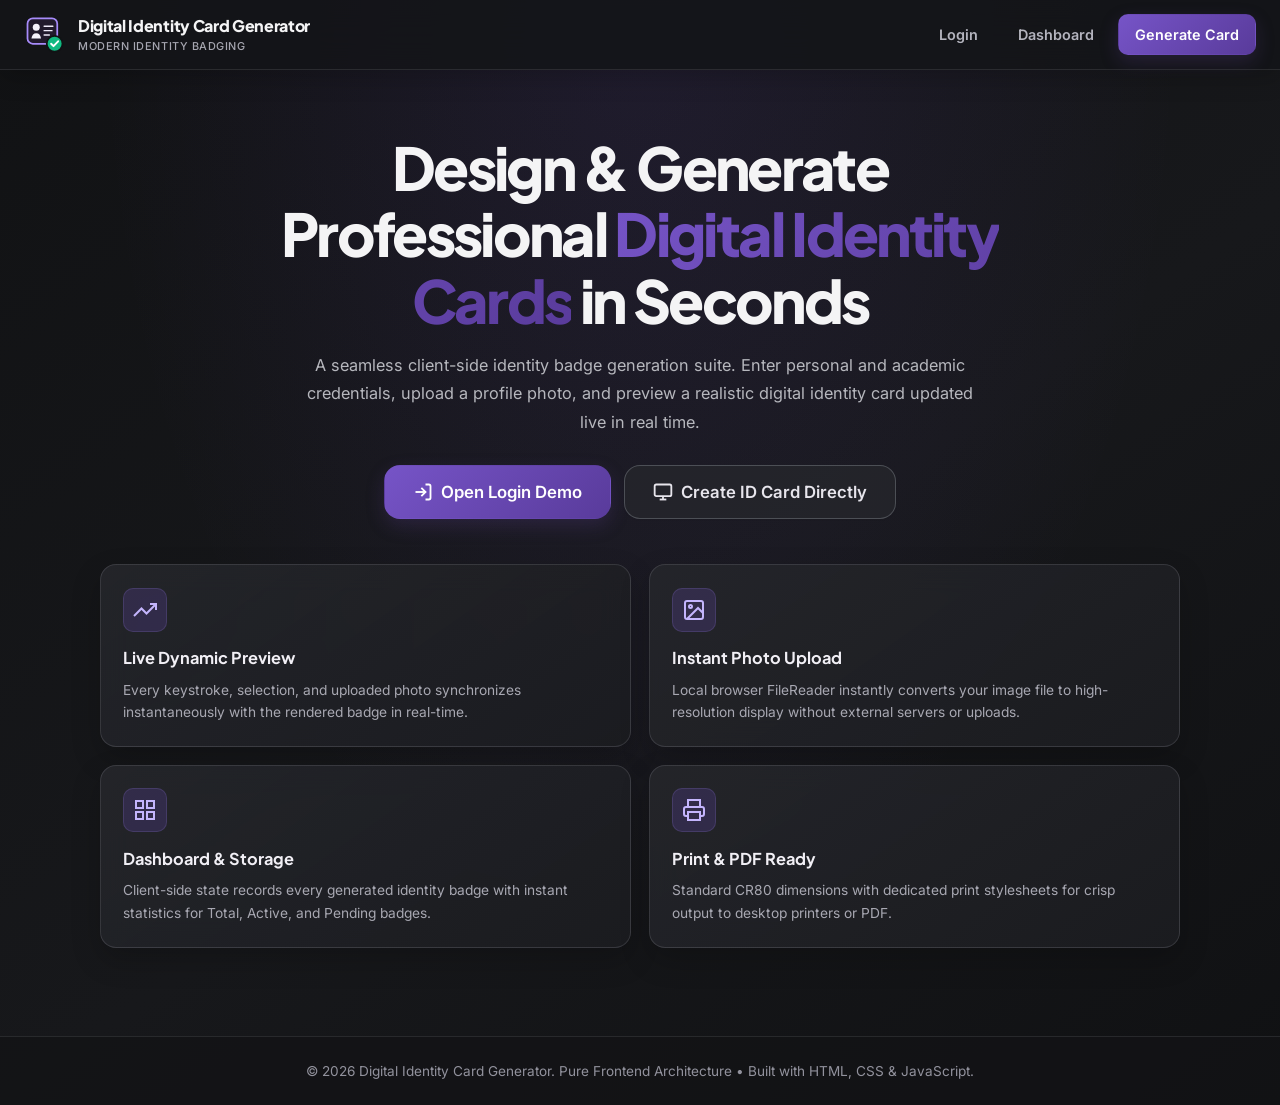
<file: Frontend/index.html>
<!DOCTYPE html>
<html lang="en">
<head>
  <meta charset="UTF-8">
  <meta name="viewport" content="width=device-width, initial-scale=1.0">
  <title>Digital Identity Card Generator - Modern Web App</title>
  <link rel="stylesheet" href="style.css">
  <style>
    /* Landing page specific styling */
    .hero-section {
      text-align: center;
      padding: 4.5rem 1.5rem 3rem 1.5rem;
      max-width: 900px;
      margin: 0 auto;
    }
    .hero-title {
      font-family: var(--font-heading);
      font-size: 3rem;
      font-weight: 800;
      line-height: 1.15;
      letter-spacing: -0.03em;
      margin-bottom: 1.25rem;
      color: var(--text-main);
    }
    .hero-title span {
      background: var(--gradient-primary);
      -webkit-background-clip: text; background-clip: text;
      -webkit-text-fill-color: transparent;
    }
    .hero-desc {
      font-size: 1.15rem;
      color: var(--text-muted);
      line-height: 1.6;
      margin-bottom: 2.25rem;
    }
    .hero-cta-group {
      display: flex;
      flex-wrap: wrap;
      align-items: center;
      justify-content: center;
      gap: 1rem;
      margin-bottom: 3.5rem;
    }
    .features-grid {
      display: grid;
      grid-template-columns: repeat(auto-fit, minmax(260px, 1fr));
      gap: 1.5rem;
      margin-top: 2rem;
      text-align: left;
    }
    .feature-card {
      background: var(--bg-surface);
      border: 1px solid var(--border-color);
      border-radius: var(--radius-lg);
      padding: 1.75rem;
      box-shadow: var(--shadow-sm);
      transition: all var(--transition-fast);
    }
    .feature-card:hover {
      transform: translateY(-3px);
      box-shadow: var(--shadow-md);
      border-color: var(--border-focus);
    }
    .feature-icon-box {
      width: 48px;
      height: 48px;
      border-radius: var(--radius-md);
      background: var(--primary-light);
      color: var(--primary);
      display: flex;
      align-items: center;
      justify-content: center;
      margin-bottom: 1rem;
    }
    .feature-title {
      font-family: var(--font-heading);
      font-size: 1.1rem;
      font-weight: 700;
      margin-bottom: 0.5rem;
      color: var(--text-main);
    }
    .feature-text {
      font-size: 0.875rem;
      color: var(--text-muted);
      line-height: 1.5;
    }

    body[data-page="home"] {
      --primary: #a78bfa;
      --primary-hover: #c4b5fd;
      --primary-light: rgba(139, 92, 246, 0.14);
      --primary-focus: rgba(167, 139, 250, 0.24);
      --gradient-primary: linear-gradient(135deg, #7654c7 0%, #593b9b 100%);
      --bg-main: #111214;
      --bg-surface: rgba(31, 32, 36, 0.92);
      --bg-surface-alt: rgba(42, 43, 48, 0.82);
      --text-main: #f4f4f5;
      --text-muted: #a8a8b2;
      --text-light: #888894;
      --border-color: rgba(190, 194, 202, 0.15);
      --border-color-strong: rgba(190, 194, 202, 0.27);
      --border-focus: #a78bfa;
      background:
        radial-gradient(ellipse at 50% 0%, rgba(139, 92, 246, 0.1), transparent 34rem),
        linear-gradient(145deg, #111214 0%, #17181b 55%, #101113 100%);
      color: var(--text-main);
    }

    body[data-page="home"] .site-header {
      background: rgba(20, 21, 24, 0.88);
      border-bottom-color: rgba(190, 194, 202, 0.13);
      box-shadow: 0 8px 24px rgba(0, 0, 0, 0.18);
      backdrop-filter: blur(18px);
      -webkit-backdrop-filter: blur(18px);
    }

    body[data-page="home"] .brand-logo-link {
      color: var(--text-main);
    }

    body[data-page="home"] .brand-icon {
      width: 42px;
      height: 42px;
    }

    body[data-page="home"] .brand-title {
      color: #f4f4f5;
      background: none;
      -webkit-text-fill-color: currentColor;
      font-size: 1rem;
    }

    body[data-page="home"] .brand-subtitle {
      color: #a7a7b1;
      font-size: 0.68rem;
    }

    body[data-page="home"] .nav-item a {
      color: #b4b4be;
    }

    body[data-page="home"] .nav-item a:hover {
      color: #e7ddff;
      background: rgba(139, 92, 246, 0.12);
    }

    body[data-page="home"] .main-content {
      max-width: 1320px;
      padding: 0.5rem 1.5rem 3.5rem;
    }

    body[data-page="home"] .hero-section {
      max-width: 1120px;
      padding: 3.5rem 1.25rem 2rem;
    }

    body[data-page="home"] .hero-title {
      max-width: 19ch;
      margin: 0 auto 1.1rem;
      color: #f4f4f5;
      font-size: clamp(2.2rem, 5vw, 3.7rem);
      line-height: 1.12;
      letter-spacing: -0.045em;
    }

    body[data-page="home"] .hero-desc {
      max-width: 68ch;
      margin: 0 auto 1.8rem;
      color: #b6b7bd;
      font-size: 1.02rem;
      line-height: 1.75;
    }

    body[data-page="home"] .hero-cta-group {
      gap: 0.85rem;
      margin-bottom: 2.8rem;
    }

    body[data-page="home"] .btn-primary {
      background: var(--gradient-primary);
      color: #fff;
      box-shadow: 0 7px 18px rgba(91, 63, 145, 0.25);
    }

    body[data-page="home"] .btn-primary:hover {
      filter: brightness(1.12);
      box-shadow: 0 10px 24px rgba(112, 77, 174, 0.3);
      color: #fff;
    }

    body[data-page="home"] .btn-secondary {
      background: rgba(38, 39, 44, 0.78);
      color: #e7e5ec;
      border-color: var(--border-color-strong);
    }

    body[data-page="home"] .btn-secondary:hover {
      background: rgba(57, 58, 64, 0.9);
      color: #fff;
      border-color: rgba(190, 194, 202, 0.42);
    }

    body[data-page="home"] .features-grid {
      grid-template-columns: repeat(2, minmax(0, 1fr));
      gap: 1.1rem;
      margin-top: 0;
    }

    body[data-page="home"] .feature-card {
      background: linear-gradient(145deg, rgba(37, 38, 43, 0.9), rgba(27, 28, 32, 0.94));
      border-color: rgba(190, 194, 202, 0.16);
      padding: 1.4rem;
      box-shadow: 0 12px 30px rgba(0, 0, 0, 0.2);
      backdrop-filter: blur(14px);
      -webkit-backdrop-filter: blur(14px);
      transition: transform var(--transition-fast), box-shadow var(--transition-fast), border-color var(--transition-fast);
    }

    body[data-page="home"] .feature-card:hover {
      transform: translateY(-3px);
      box-shadow: 0 16px 34px rgba(0, 0, 0, 0.26), 0 0 20px rgba(139, 92, 246, 0.07);
      border-color: rgba(167, 139, 250, 0.3);
    }

    body[data-page="home"] .feature-icon-box {
      width: 44px;
      height: 44px;
      margin-bottom: 0.9rem;
      color: #c4b5fd;
      background: rgba(139, 92, 246, 0.16);
      border: 1px solid rgba(167, 139, 250, 0.16);
    }

    body[data-page="home"] .feature-title {
      color: #f1eff5;
      font-size: 1.02rem;
    }

    body[data-page="home"] .feature-text {
      color: #a8a8b2;
      font-size: 0.86rem;
      line-height: 1.65;
    }

    body[data-page="home"] .site-footer {
      color: #92929d;
      background: rgba(18, 19, 22, 0.72);
      border-top-color: rgba(190, 194, 202, 0.12);
    }

    body[data-page="home"] .btn-mobile-toggle {
      color: #e6e4eb;
      border-color: var(--border-color-strong);
    }

    @media (max-width: 920px) {
      body[data-page="home"] .header-container {
        position: relative;
      }

      body[data-page="home"] .header-container > nav {
        position: static;
      }

      body[data-page="home"] .nav-links {
        display: none;
        position: absolute;
        top: 100%;
        left: 0.75rem;
        right: 0.75rem;
        flex-direction: column;
        gap: 0.25rem;
        padding: 1rem;
        background: rgba(26, 27, 31, 0.98);
        border: 1px solid rgba(190, 194, 202, 0.17);
        border-radius: 0 0 var(--radius-lg) var(--radius-lg);
        box-shadow: 0 18px 32px rgba(0, 0, 0, 0.38);
        backdrop-filter: blur(18px);
        -webkit-backdrop-filter: blur(18px);
      }

      body[data-page="home"] .nav-links.mobile-open {
        display: flex;
      }

      body[data-page="home"] .btn-mobile-toggle {
        display: block;
      }

      body[data-page="home"] .nav-item a {
        padding: 0.75rem 0.85rem;
      }

      body[data-page="home"] .main-content {
        padding-inline: 1.1rem;
      }
    }

    @media (max-width: 640px) {
      body[data-page="home"] .hero-section {
        padding: 2.8rem 0.2rem 1.5rem;
      }

      body[data-page="home"] .hero-title {
        font-size: clamp(2rem, 9vw, 2.7rem);
      }

      body[data-page="home"] .hero-desc {
        font-size: 0.94rem;
        margin-bottom: 1.45rem;
      }

      body[data-page="home"] .hero-cta-group {
        flex-direction: column;
        align-items: stretch;
        margin-bottom: 2rem;
      }

      body[data-page="home"] .hero-cta-group .btn {
        width: 100%;
        white-space: normal;
      }

      body[data-page="home"] .features-grid {
        grid-template-columns: 1fr;
        gap: 0.8rem;
      }

      body[data-page="home"] .feature-card {
        padding: 1.15rem;
      }

      body[data-page="home"] .header-container {
        padding-inline: 0.9rem;
      }

      body[data-page="home"] .brand-title {
        font-size: 0.84rem;
      }

      body[data-page="home"] .brand-subtitle {
        font-size: 0.6rem;
      }
    }
  </style>
</head>
<body data-page="home">

  <!-- Header -->
  <header class="site-header">
    <div class="header-container">
      <a href="index.html" class="brand-logo-link">
        <svg class="brand-icon" viewBox="0 0 48 48" role="img" aria-label="Verified digital identity card">
          <rect x="4" y="5" width="34" height="29" rx="6" fill="#211a2c" stroke="#a78bfa" stroke-width="2"/>
          <circle cx="14" cy="15" r="4" fill="#f4f1fb"/>
          <path d="M8.5 28c.6-4 2.5-6 5.5-6s4.9 2 5.5 6" fill="#f4f1fb"/>
          <path d="M23 14h10M23 19h9M23 24h6" stroke="#eee9f8" stroke-width="1.6" stroke-linecap="round"/>
          <circle cx="35" cy="34" r="9" fill="#10b981" stroke="#111315" stroke-width="2"/>
          <path d="m31 34 2.7 2.7 5.3-5.5" fill="none" stroke="#fff" stroke-width="2.2" stroke-linecap="round" stroke-linejoin="round"/>
        </svg>
        <div class="brand-text-group">
          <span class="brand-title">Digital Identity Card Generator</span>
          <span class="brand-subtitle">Modern Identity Badging</span>
        </div>
      </a>

      <!-- Quick Nav -->
      <nav>
        <ul class="nav-links">
          <li class="nav-item">
            <a href="login.html">Login</a>
          </li>
          <li class="nav-item">
            <a href="dashboard.html">Dashboard</a>
          </li>
          <li class="nav-item">
            <a href="create-card.html" class="btn btn-primary btn-sm" style="color: #ffffff;">Generate Card</a>
          </li>
        </ul>
      </nav>

      <button class="btn-mobile-toggle" aria-label="Toggle navigation">
        <svg width="24" height="24" viewBox="0 0 24 24" fill="none" stroke="currentColor" stroke-width="2"><line x1="3" y1="12" x2="21" y2="12"></line><line x1="3" y1="6" x2="21" y2="6"></line><line x1="3" y1="18" x2="21" y2="18"></line></svg>
      </button>
    </div>
  </header>

  <!-- Hero Section -->
  <main class="main-content">
    <section class="hero-section">
      <h1 class="hero-title">
        Design & Generate Professional <span>Digital Identity Cards</span> in Seconds
      </h1>

      <p class="hero-desc">
        A seamless client-side identity badge generation suite. Enter personal and academic credentials, upload a profile photo, and preview a realistic digital identity card updated live in real time.
      </p>

      <div class="hero-cta-group">
        <a href="login.html" class="btn btn-primary btn-lg">
          <svg width="20" height="20" viewBox="0 0 24 24" fill="none" stroke="currentColor" stroke-width="2.2"><path d="M15 3h4a2 2 0 0 1 2 2v14a2 2 0 0 1-2 2h-4"></path><polyline points="10 17 15 12 10 7"></polyline><line x1="15" y1="12" x2="3" y2="12"></line></svg>
          Open Login Demo
        </a>
        <a href="create-card.html" class="btn btn-secondary btn-lg">
          <svg width="20" height="20" viewBox="0 0 24 24" fill="none" stroke="currentColor" stroke-width="2.2"><rect x="2" y="3" width="20" height="14" rx="2" ry="2"></rect><line x1="8" y1="21" x2="16" y2="21"></line><line x1="12" y1="17" x2="12" y2="21"></line></svg>
          Create ID Card Directly
        </a>
      </div>

      <!-- Feature Grid -->
      <div class="features-grid">
        <div class="feature-card">
          <div class="feature-icon-box">
            <svg width="24" height="24" viewBox="0 0 24 24" fill="none" stroke="currentColor" stroke-width="2"><polyline points="23 6 13.5 15.5 8.5 10.5 1 18"></polyline><polyline points="17 6 23 6 23 12"></polyline></svg>
          </div>
          <h2 class="feature-title">Live Dynamic Preview</h2>
          <p class="feature-text">
            Every keystroke, selection, and uploaded photo synchronizes instantaneously with the rendered badge in real-time.
          </p>
        </div>

        <div class="feature-card">
          <div class="feature-icon-box">
            <svg width="24" height="24" viewBox="0 0 24 24" fill="none" stroke="currentColor" stroke-width="2"><rect x="3" y="3" width="18" height="18" rx="2" ry="2"></rect><circle cx="8.5" cy="8.5" r="1.5"></circle><polyline points="21 15 16 10 5 21"></polyline></svg>
          </div>
          <h2 class="feature-title">Instant Photo Upload</h2>
          <p class="feature-text">
            Local browser FileReader instantly converts your image file to high-resolution display without external servers or uploads.
          </p>
        </div>

        <div class="feature-card">
          <div class="feature-icon-box">
            <svg width="24" height="24" viewBox="0 0 24 24" fill="none" stroke="currentColor" stroke-width="2"><rect x="3" y="3" width="7" height="7"></rect><rect x="14" y="3" width="7" height="7"></rect><rect x="14" y="14" width="7" height="7"></rect><rect x="3" y="14" width="7" height="7"></rect></svg>
          </div>
          <h2 class="feature-title">Dashboard & Storage</h2>
          <p class="feature-text">
            Client-side state records every generated identity badge with instant statistics for Total, Active, and Pending badges.
          </p>
        </div>

        <div class="feature-card">
          <div class="feature-icon-box">
            <svg width="24" height="24" viewBox="0 0 24 24" fill="none" stroke="currentColor" stroke-width="2"><polyline points="6 9 6 2 18 2 18 9"></polyline><path d="M6 18H4a2 2 0 0 1-2-2v-5a2 2 0 0 1 2-2h16a2 2 0 0 1 2 2v5a2 2 0 0 1-2 2h-2"></path><rect x="6" y="14" width="12" height="8"></rect></svg>
          </div>
          <h2 class="feature-title">Print & PDF Ready</h2>
          <p class="feature-text">
            Standard CR80 dimensions with dedicated print stylesheets for crisp output to desktop printers or PDF.
          </p>
        </div>
      </div>
    </section>
  </main>

  <!-- Footer -->
  <footer class="site-footer">
    <p>&copy; 2026 Digital Identity Card Generator. Pure Frontend Architecture • Built with HTML, CSS & JavaScript.</p>
  </footer>

  <script src="script.js"></script>
</body>
</html>
</file>
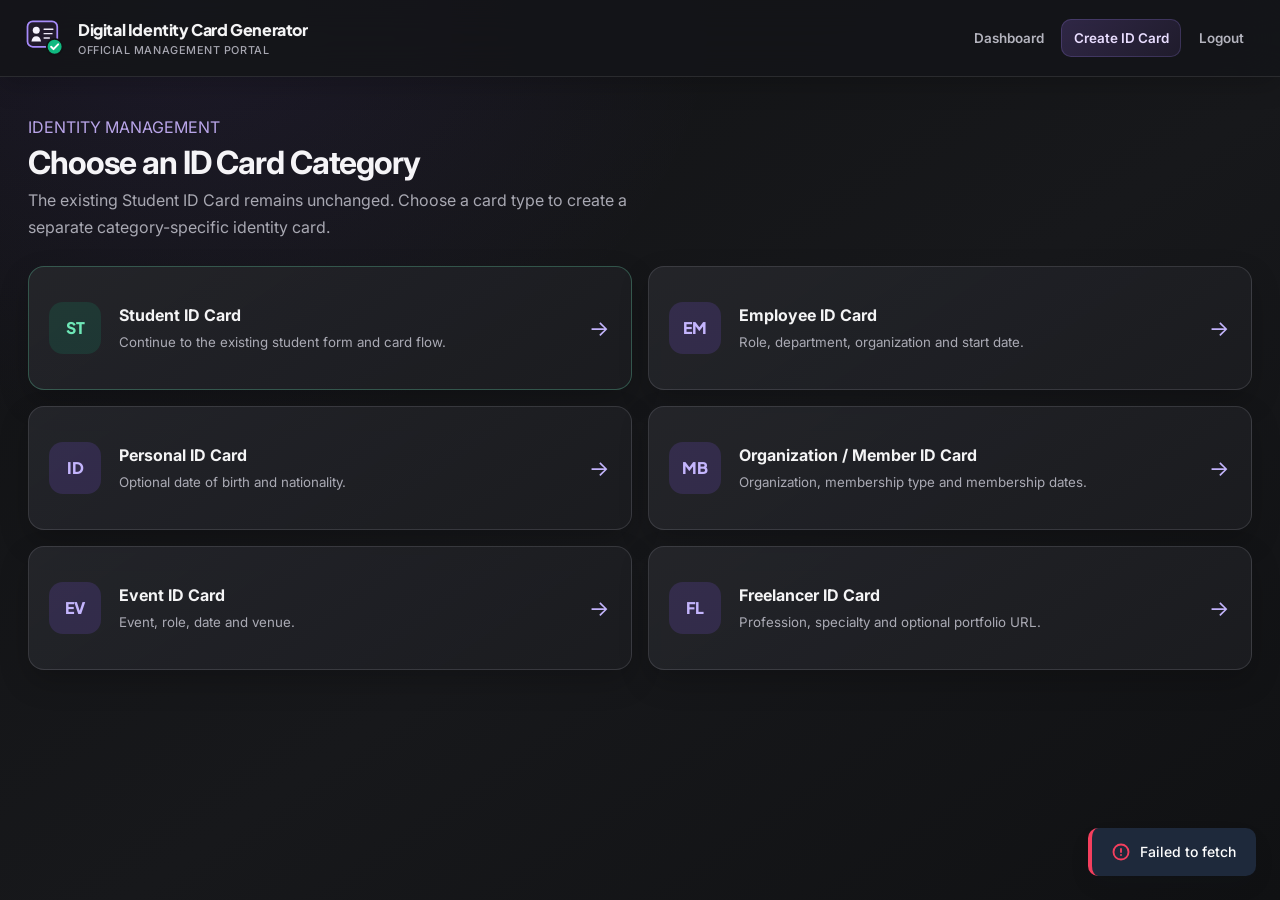
<file: Frontend/card-categories.html>
<!DOCTYPE html>
<html lang="en">
<head>
  <meta charset="UTF-8">
  <meta name="viewport" content="width=device-width, initial-scale=1.0">
  <title>Choose ID Card Category - Digital Identity Card Generator</title>
  <link rel="stylesheet" href="style.css">
  <link rel="icon" type="image/svg+xml" href="assets/logo.svg">
</head>
<body data-page="card-categories">
  <header class="site-header">
    <div class="header-container">
      <a href="dashboard.html" class="brand-logo-link">
        <img class="brand-icon" src="assets/logo.svg" alt="">
        <div class="brand-text-group">
          <span class="brand-title">Digital Identity Card Generator</span>
          <span class="brand-subtitle">Official Management Portal</span>
        </div>
      </a>
      <nav aria-label="Main navigation">
        <ul class="nav-links">
          <li class="nav-item"><a href="dashboard.html">Dashboard</a></li>
          <li class="nav-item active"><a href="card-categories.html">Create ID Card</a></li>
          <li class="nav-item"><a href="#" class="btn-logout-action">Logout</a></li>
        </ul>
      </nav>
      <button class="btn-mobile-toggle" type="button" aria-label="Toggle navigation" aria-expanded="false">☰</button>
    </div>
  </header>
  <main class="main-content category-page">
    <section class="create-page-heading">
      <div class="create-page-heading-copy">
        <span class="create-page-eyebrow">IDENTITY MANAGEMENT</span>
        <h1>Choose an ID Card Category</h1>
        <p>The existing Student ID Card remains unchanged. Choose a card type to create a separate category-specific identity card.</p>
      </div>
    </section>
    <section class="category-grid" aria-label="ID card categories">
      <a class="category-tile category-tile-student" href="create-card.html">
        <span class="category-tile-icon" aria-hidden="true">ST</span>
        <span class="category-tile-copy"><strong>Student ID Card</strong><small>Continue to the existing student form and card flow.</small></span>
        <span class="category-tile-arrow" aria-hidden="true">→</span>
      </a>
      <a class="category-tile" href="category-card.html?type=EMPLOYEE">
        <span class="category-tile-icon" aria-hidden="true">EM</span>
        <span class="category-tile-copy"><strong>Employee ID Card</strong><small>Role, department, organization and start date.</small></span>
        <span class="category-tile-arrow" aria-hidden="true">→</span>
      </a>
      <a class="category-tile" href="category-card.html?type=PERSONAL">
        <span class="category-tile-icon" aria-hidden="true">ID</span>
        <span class="category-tile-copy"><strong>Personal ID Card</strong><small>Optional date of birth and nationality.</small></span>
        <span class="category-tile-arrow" aria-hidden="true">→</span>
      </a>
      <a class="category-tile" href="category-card.html?type=MEMBER">
        <span class="category-tile-icon" aria-hidden="true">MB</span>
        <span class="category-tile-copy"><strong>Organization / Member ID Card</strong><small>Organization, membership type and membership dates.</small></span>
        <span class="category-tile-arrow" aria-hidden="true">→</span>
      </a>
      <a class="category-tile" href="category-card.html?type=EVENT">
        <span class="category-tile-icon" aria-hidden="true">EV</span>
        <span class="category-tile-copy"><strong>Event ID Card</strong><small>Event, role, date and venue.</small></span>
        <span class="category-tile-arrow" aria-hidden="true">→</span>
      </a>
      <a class="category-tile" href="category-card.html?type=FREELANCER">
        <span class="category-tile-icon" aria-hidden="true">FL</span>
        <span class="category-tile-copy"><strong>Freelancer ID Card</strong><small>Profession, specialty and optional portfolio URL.</small></span>
        <span class="category-tile-arrow" aria-hidden="true">→</span>
      </a>
    </section>
  </main>
  <script src="script.js"></script>
</body>
</html>
</file>
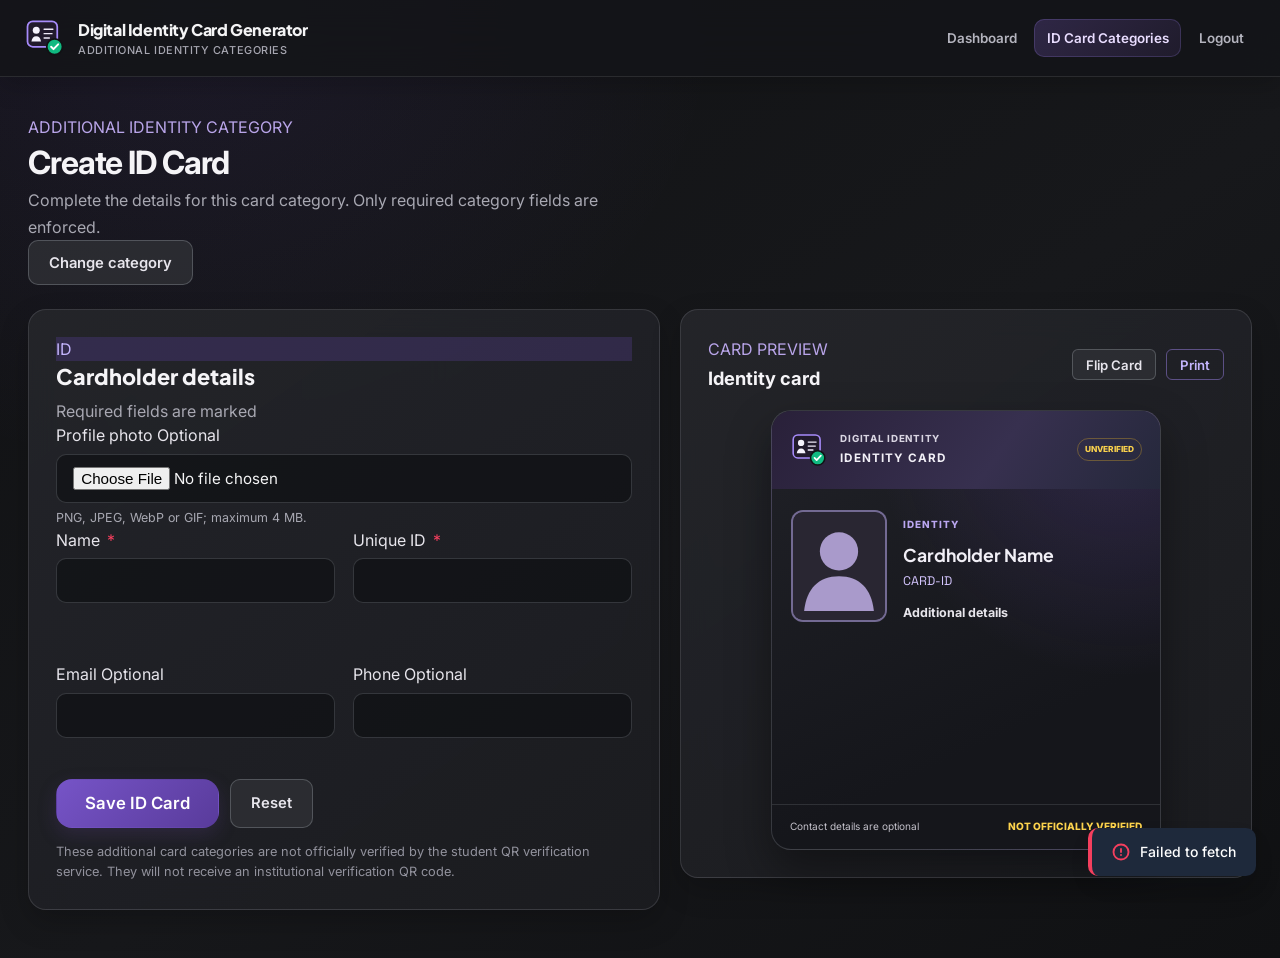
<file: Frontend/category-card.html>
<!DOCTYPE html>
<html lang="en">
<head>
  <meta charset="UTF-8">
  <meta name="viewport" content="width=device-width, initial-scale=1.0">
  <title>Create ID Card - Digital Identity Card Generator</title>
  <link rel="stylesheet" href="style.css">
  <link rel="icon" type="image/svg+xml" href="assets/logo.svg">
</head>
<body data-page="category-card">
  <header class="site-header">
    <div class="header-container">
      <a href="dashboard.html" class="brand-logo-link">
        <img class="brand-icon" src="assets/logo.svg" alt="">
        <div class="brand-text-group">
          <span class="brand-title">Digital Identity Card Generator</span>
          <span class="brand-subtitle">Additional identity categories</span>
        </div>
      </a>
      <nav aria-label="Main navigation">
        <ul class="nav-links">
          <li class="nav-item"><a href="dashboard.html">Dashboard</a></li>
          <li class="nav-item active"><a href="card-categories.html">ID Card Categories</a></li>
          <li class="nav-item"><a href="#" class="btn-logout-action">Logout</a></li>
        </ul>
      </nav>
      <button class="btn-mobile-toggle" type="button" aria-label="Toggle navigation" aria-expanded="false">☰</button>
    </div>
  </header>
  <main class="main-content category-page">
    <section class="create-page-heading">
      <div class="create-page-heading-copy">
        <span class="create-page-eyebrow">ADDITIONAL IDENTITY CATEGORY</span>
        <h1 id="categoryPageTitle">Create ID Card</h1>
        <p id="categoryPageDescription">Complete the details for this card category. Only required category fields are enforced.</p>
      </div>
      <a class="btn btn-secondary" href="card-categories.html">Change category</a>
    </section>
    <div class="category-form-layout">
      <section class="form-panel category-form-panel">
        <div class="form-panel-heading">
          <div class="form-panel-icon" aria-hidden="true">ID</div>
          <div><h2 class="form-panel-title">Cardholder details</h2><p class="form-panel-kicker">Required fields are marked</p></div>
        </div>
        <form id="categoryCardForm" novalidate>
          <div class="form-group">
            <label class="form-label" for="categoryPhoto">Profile photo <span class="optional-label">Optional</span></label>
            <input class="form-control no-icon" id="categoryPhoto" type="file" accept="image/png,image/jpeg,image/webp,image/gif">
            <div class="form-help" id="categoryPhotoHelp">PNG, JPEG, WebP or GIF; maximum 4 MB.</div>
          </div>
          <div class="form-row form-row-2">
            <div class="form-group">
              <label class="form-label" for="categoryName">Name <span class="required">*</span></label>
              <input class="form-control no-icon" id="categoryName" maxlength="120" required autocomplete="name">
              <div class="form-help"></div>
            </div>
            <div class="form-group">
              <label class="form-label" for="categoryId">Unique ID <span class="required">*</span></label>
              <input class="form-control no-icon" id="categoryId" maxlength="60" required>
              <div class="form-help"></div>
            </div>
          </div>
          <div id="categorySpecificFields" class="form-row form-row-2"></div>
          <div class="form-row form-row-2">
            <div class="form-group">
              <label class="form-label" for="categoryEmail">Email <span class="optional-label">Optional</span></label>
              <input class="form-control no-icon" id="categoryEmail" type="email" maxlength="160" autocomplete="email">
              <div class="form-help"></div>
            </div>
            <div class="form-group">
              <label class="form-label" for="categoryPhone">Phone <span class="optional-label">Optional</span></label>
              <input class="form-control no-icon" id="categoryPhone" type="tel" maxlength="30" autocomplete="tel">
              <div class="form-help"></div>
            </div>
          </div>
          <div class="category-form-actions">
            <button class="btn btn-primary btn-lg" type="submit">Save ID Card</button>
            <button class="btn btn-secondary" type="button" id="categoryResetBtn">Reset</button>
          </div>
          <p class="category-notice" role="note">These additional card categories are not officially verified by the student QR verification service. They will not receive an institutional verification QR code.</p>
          <p class="category-error" id="categoryFormError" role="alert" hidden></p>
        </form>
      </section>
      <section class="category-preview-panel">
        <div class="category-preview-heading">
          <div><span class="create-page-eyebrow">CARD PREVIEW</span><h2 id="categoryPreviewTitle">Identity card</h2></div>
          <div class="category-preview-controls">
            <button class="btn btn-secondary btn-sm" type="button" id="categoryFlipBtn" aria-pressed="false">Flip Card</button>
            <button class="btn btn-outline btn-sm" type="button" id="categoryPrintBtn">Print</button>
          </div>
        </div>
        <div class="category-card-perspective" id="categoryCardPerspective">
          <div class="category-card-flipper">
            <article class="category-id-card category-id-card-front" id="categoryCardFront">
              <header class="category-card-header"><img src="assets/logo.svg" alt="" class="category-card-logo"><div><span class="category-org" id="previewOrganization">DIGITAL IDENTITY</span><strong id="previewCategoryLabel">IDENTITY CARD</strong></div><span class="category-card-status">UNVERIFIED</span></header>
              <div class="category-card-front-content">
                <img class="category-card-photo" id="categoryPreviewPhoto" src="assets/default-avatar.svg" alt="">
                <div class="category-card-primary"><span class="category-card-type" id="previewType">IDENTITY</span><h3 id="previewName">Cardholder Name</h3><p id="previewId">CARD-ID</p><strong class="category-card-highlight" id="previewPrimaryDetail">Additional details</strong></div>
              </div>
              <div class="category-card-bottom"><span id="previewContact">Contact details are optional</span><span class="category-card-unverified">NOT OFFICIALLY VERIFIED</span></div>
            </article>
            <article class="category-id-card category-id-card-back" id="categoryCardBack">
              <header class="category-card-header"><img src="assets/logo.svg" alt="" class="category-card-logo"><div><span class="category-org">DIGITAL IDENTITY</span><strong>CARD DETAILS</strong></div></header>
              <div class="category-card-back-content"><h3 id="previewBackName">Cardholder Name</h3><p id="previewBackId">CARD-ID</p><dl id="categoryPreviewDetails"></dl><p class="category-card-privacy">Contact information and private details are never published through QR verification.</p></div>
              <footer class="category-card-bottom"><span id="previewBackCategory">IDENTITY CARD</span><span class="category-card-unverified">UNVERIFIED CATEGORY</span></footer>
            </article>
          </div>
        </div>
      </section>
    </div>
  </main>
  <script src="script.js"></script>
</body>
</html>
</file>
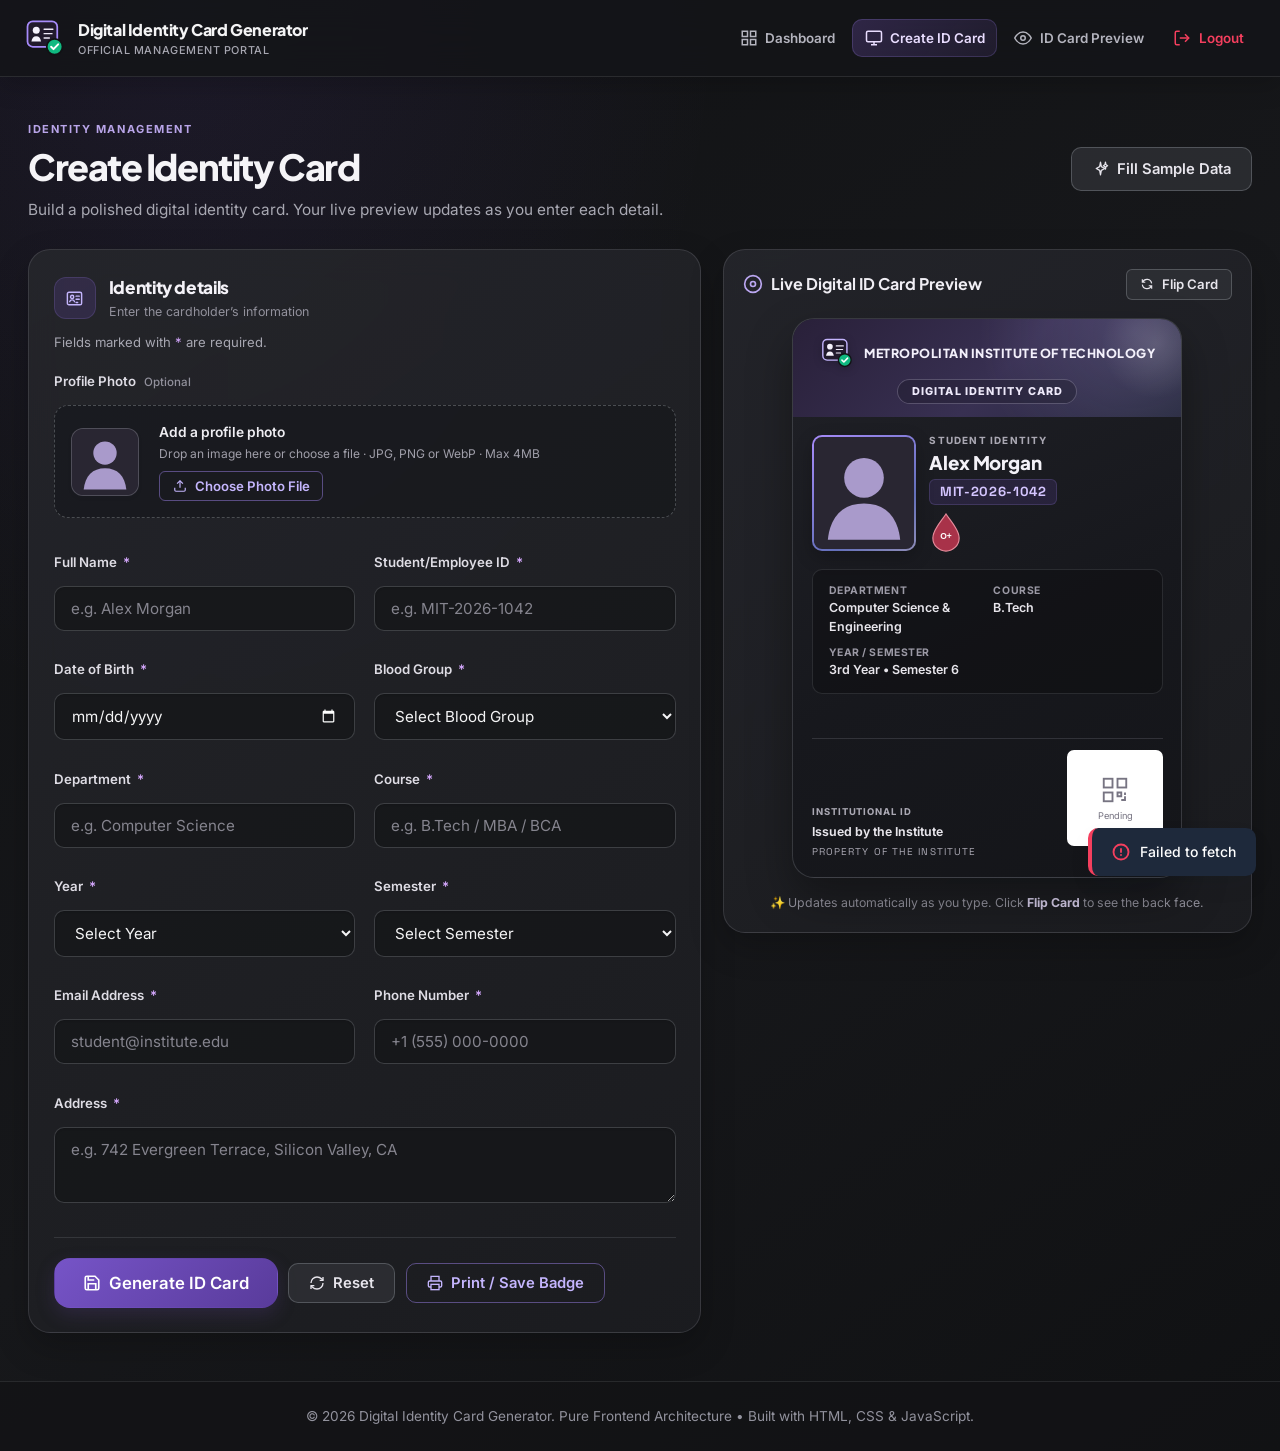
<file: Frontend/create-card.html>
<!DOCTYPE html>
<html lang="en">
<head>
  <meta charset="UTF-8">
  <meta name="viewport" content="width=device-width, initial-scale=1.0">
  <title>Create Digital ID Card - Digital Identity Card Generator</title>
  <link rel="stylesheet" href="style.css">
  <link rel="icon" type="image/svg+xml" href="assets/logo.svg">
</head>
<body data-page="create-card">

  <!-- Header Navigation -->
  <header class="site-header">
    <div class="header-container">
      <a href="dashboard.html" class="brand-logo-link">
        <svg class="brand-icon" viewBox="0 0 48 48" role="img" aria-label="Verified digital identity card">
          <rect x="4" y="5" width="34" height="29" rx="6" fill="#211a2c" stroke="#a78bfa" stroke-width="2"/>
          <circle cx="14" cy="15" r="4" fill="#f4f1fb"/>
          <path d="M8.5 28c.6-4 2.5-6 5.5-6s4.9 2 5.5 6" fill="#f4f1fb"/>
          <path d="M23 14h10M23 19h9M23 24h6" stroke="#eee9f8" stroke-width="1.6" stroke-linecap="round"/>
          <circle cx="35" cy="34" r="9" fill="#10b981" stroke="#111315" stroke-width="2"/>
          <path d="m31 34 2.7 2.7 5.3-5.5" fill="none" stroke="#fff" stroke-width="2.2" stroke-linecap="round" stroke-linejoin="round"/>
        </svg>
        <div class="brand-text-group">
          <span class="brand-title">Digital Identity Card Generator</span>
          <span class="brand-subtitle">Official Management Portal</span>
        </div>
      </a>

      <!-- Navigation Menu -->
      <nav aria-label="Main navigation">
        <ul class="nav-links">
          <li class="nav-item">
            <a href="dashboard.html">
              <svg width="18" height="18" viewBox="0 0 24 24" fill="none" stroke="currentColor" stroke-width="2"><rect x="3" y="3" width="7" height="7"></rect><rect x="14" y="3" width="7" height="7"></rect><rect x="14" y="14" width="7" height="7"></rect><rect x="3" y="14" width="7" height="7"></rect></svg>
              Dashboard
            </a>
          </li>
          <li class="nav-item active">
            <a href="create-card.html">
              <svg width="18" height="18" viewBox="0 0 24 24" fill="none" stroke="currentColor" stroke-width="2"><rect x="2" y="3" width="20" height="14" rx="2" ry="2"></rect><line x1="8" y1="21" x2="16" y2="21"></line><line x1="12" y1="17" x2="12" y2="21"></line></svg>
              Create ID Card
            </a>
          </li>
          <li class="nav-item">
            <a href="#cardPreviewSection">
              <svg width="18" height="18" viewBox="0 0 24 24" fill="none" stroke="currentColor" stroke-width="2" stroke-linecap="round" stroke-linejoin="round"><path d="M1 12s4-8 11-8 11 8 11 8-4 8-11 8-11-8-11-8z"></path><circle cx="12" cy="12" r="3"></circle></svg>
              ID Card Preview
            </a>
          </li>
          <li class="nav-item">
            <a href="#" class="btn-logout-action" style="color: var(--accent-rose);">
              <svg width="18" height="18" viewBox="0 0 24 24" fill="none" stroke="currentColor" stroke-width="2"><path d="M9 21H5a2 2 0 0 1-2-2V5a2 2 0 0 1 2-2h4"></path><polyline points="16 17 21 12 16 7"></polyline><line x1="21" y1="12" x2="9" y2="12"></line></svg>
              Logout
            </a>
          </li>
        </ul>
      </nav>

      <!-- Mobile Hamburger -->
      <button class="btn-mobile-toggle" type="button" aria-label="Toggle navigation" aria-expanded="false">
        <svg width="24" height="24" viewBox="0 0 24 24" fill="none" stroke="currentColor" stroke-width="2"><line x1="3" y1="12" x2="21" y2="12"></line><line x1="3" y1="6" x2="21" y2="6"></line><line x1="3" y1="18" x2="21" y2="18"></line></svg>
      </button>
    </div>
  </header>

  <!-- Main Content Layout (Form on Left, Live Preview on Right) -->
  <main class="main-content">
    <section class="create-page-heading" aria-labelledby="createPageTitle">
      <div class="create-page-heading-copy">
        <span class="create-page-eyebrow">IDENTITY MANAGEMENT</span>
        <h1 id="createPageTitle">Create Identity Card</h1>
        <p>Build a polished digital identity card. Your live preview updates as you enter each detail.</p>
      </div>
      <button type="button" class="btn btn-secondary" id="sampleDataBtn" title="Fill with sample data for quick preview">
        <svg width="17" height="17" viewBox="0 0 24 24" fill="none" stroke="currentColor" stroke-width="1.8" stroke-linecap="round" stroke-linejoin="round" aria-hidden="true"><path d="m12 3-1.2 6.3L6 12l4.8 2.7L12 21l1.2-6.3L18 12l-4.8-2.7L12 3Z"/><path d="m19 3-.6 3.4L16 8l2.4 1.6L19 13l.6-3.4L22 8l-2.4-1.6L19 3Z"/></svg>
        Fill Sample Data
      </button>
    </section>

    <div class="create-card-grid">

      <!-- LEFT COLUMN: ID Card Creation Form -->
      <section class="form-panel">
        <div class="form-panel-heading">
          <div class="form-panel-icon" aria-hidden="true">
            <svg width="19" height="19" viewBox="0 0 24 24" fill="none" stroke="currentColor" stroke-width="1.8" stroke-linecap="round" stroke-linejoin="round"><rect x="3" y="4" width="18" height="16" rx="2"/><circle cx="9" cy="10" r="2"/><path d="M6 16c.4-1.5 1.4-2.3 3-2.3s2.6.8 3 2.3M14 9h4M14 13h4M14 17h2"/></svg>
          </div>
          <div>
            <h2 class="form-panel-title">Identity details</h2>
            <p class="form-panel-kicker">Enter the cardholder’s information</p>
          </div>
        </div>
        <p class="form-panel-desc">Fields marked with <span class="required">*</span> are required.</p>

        <form id="idCardForm" novalidate>

          <!-- Profile Photo Upload Zone -->
          <div class="form-group" style="margin-bottom: 1.5rem;">
            <label class="form-label" for="photoFileInput">Profile Photo <span class="optional-label">Optional</span></label>
            <div class="photo-upload-zone">
              <img src="assets/default-avatar.svg" alt="Photo preview" class="upload-thumbnail" id="photoThumbnail">
              <div class="upload-text-group">
                <div class="upload-title">Add a profile photo</div>
                <div class="upload-subtitle">Drop an image here or choose a file · JPG, PNG or WebP · Max 4MB</div>
                <input type="file" id="photoFileInput" class="file-input-hidden" accept="image/*">
                <button type="button" class="btn btn-outline btn-sm btn-upload-trigger" id="photoUploadBtn">
                  <svg width="14" height="14" viewBox="0 0 24 24" fill="none" stroke="currentColor" stroke-width="2"><path d="M21 15v4a2 2 0 0 1-2 2H5a2 2 0 0 1-2-2v-4"></path><polyline points="17 8 12 3 7 8"></polyline><line x1="12" y1="3" x2="12" y2="15"></line></svg>
                  Choose Photo File
                </button>
              </div>
            </div>
            <div class="form-help"></div>
          </div>

          <!-- Row 1: Full Name & Student/Employee ID -->
          <div class="form-row form-row-2">
            <div class="form-group">
              <label class="form-label" for="fullName">
                Full Name <span class="required">*</span>
              </label>
              <input 
                type="text" 
                id="fullName" 
                name="fullName" 
                class="form-control no-icon" 
                placeholder="e.g. Alex Morgan" 
                required
              >
              <div class="form-help"></div>
            </div>

            <div class="form-group">
              <label class="form-label" for="idNumber">
                Student/Employee ID <span class="required">*</span>
              </label>
              <input 
                type="text" 
                id="idNumber" 
                name="idNumber" 
                class="form-control no-icon" 
                placeholder="e.g. MIT-2026-1042" 
                required
              >
              <div class="form-help"></div>
            </div>
          </div>

          <!-- Row 2: Date of Birth & Blood Group -->
          <div class="form-row form-row-2">
            <div class="form-group">
              <label class="form-label" for="dob">
                Date of Birth <span class="required">*</span>
              </label>
              <input 
                type="date" 
                id="dob" 
                name="dob" 
                class="form-control no-icon" 
                required
              >
              <div class="form-help"></div>
            </div>

            <div class="form-group">
              <label class="form-label" for="bloodGroup">
                Blood Group <span class="required">*</span>
              </label>
              <select id="bloodGroup" name="bloodGroup" class="form-control no-icon" required>
                <option value="">Select Blood Group</option>
                <option value="A+">A+</option>
                <option value="A-">A-</option>
                <option value="B+">B+</option>
                <option value="B-">B-</option>
                <option value="O+">O+</option>
                <option value="O-">O-</option>
                <option value="AB+">AB+</option>
                <option value="AB-">AB-</option>
              </select>
              <div class="form-help"></div>
            </div>
          </div>

          <!-- Row 3: Department & Course -->
          <div class="form-row form-row-2">
            <div class="form-group">
              <label class="form-label" for="department">
                Department <span class="required">*</span>
              </label>
              <input 
                type="text" 
                id="department" 
                name="department" 
                class="form-control no-icon" 
                placeholder="e.g. Computer Science" 
                required
              >
              <div class="form-help"></div>
            </div>

            <div class="form-group">
              <label class="form-label" for="course">
                Course <span class="required">*</span>
              </label>
              <input 
                type="text" 
                id="course" 
                name="course" 
                class="form-control no-icon" 
                placeholder="e.g. B.Tech / MBA / BCA" 
                required
              >
              <div class="form-help"></div>
            </div>
          </div>

          <!-- Row 4: Year & Semester -->
          <div class="form-row form-row-2">
            <div class="form-group">
              <label class="form-label" for="year">
                Year <span class="required">*</span>
              </label>
              <select id="year" name="year" class="form-control no-icon" required>
                <option value="">Select Year</option>
                <option value="1st Year">1st Year</option>
                <option value="2nd Year">2nd Year</option>
                <option value="3rd Year">3rd Year</option>
                <option value="4th Year">4th Year</option>
                <option value="Faculty / Staff">Faculty / Staff</option>
              </select>
              <div class="form-help"></div>
            </div>

            <div class="form-group">
              <label class="form-label" for="semester">
                Semester <span class="required">*</span>
              </label>
              <select id="semester" name="semester" class="form-control no-icon" required>
                <option value="">Select Semester</option>
                <option value="Semester 1">Semester 1</option>
                <option value="Semester 2">Semester 2</option>
                <option value="Semester 3">Semester 3</option>
                <option value="Semester 4">Semester 4</option>
                <option value="Semester 5">Semester 5</option>
                <option value="Semester 6">Semester 6</option>
                <option value="Semester 7">Semester 7</option>
                <option value="Semester 8">Semester 8</option>
                <option value="N/A">N/A</option>
              </select>
              <div class="form-help"></div>
            </div>
          </div>

          <!-- Row 5: Email & Phone Number -->
          <div class="form-row form-row-2">
            <div class="form-group">
              <label class="form-label" for="email">
                Email Address <span class="required">*</span>
              </label>
              <input 
                type="email" 
                id="email" 
                name="email" 
                class="form-control no-icon" 
                placeholder="student@institute.edu" 
                required
              >
              <div class="form-help"></div>
            </div>

            <div class="form-group">
              <label class="form-label" for="phone">
                Phone Number <span class="required">*</span>
              </label>
              <input 
                type="tel" 
                id="phone" 
                name="phone" 
                class="form-control no-icon" 
                placeholder="+1 (555) 000-0000" 
                required
              >
              <div class="form-help"></div>
            </div>
          </div>

          <!-- Row 6: Address -->
          <div class="form-group">
            <label class="form-label" for="address">
              Address <span class="required">*</span>
            </label>
            <textarea 
              id="address" 
              name="address" 
              rows="2" 
              class="form-control no-icon" 
              placeholder="e.g. 742 Evergreen Terrace, Silicon Valley, CA"
              required
            ></textarea>
            <div class="form-help"></div>
          </div>

          <!-- Form Buttons -->
          <div class="form-actions">
            <button type="submit" class="btn btn-primary btn-lg">
              <svg width="18" height="18" viewBox="0 0 24 24" fill="none" stroke="currentColor" stroke-width="2.2"><path d="M19 21H5a2 2 0 0 1-2-2V5a2 2 0 0 1 2-2h11l5 5v11a2 2 0 0 1-2 2z"></path><polyline points="17 21 17 13 7 13 7 21"></polyline><polyline points="7 3 7 8 15 8"></polyline></svg>
              Generate ID Card
            </button>

            <button type="button" class="btn btn-secondary" id="resetFormBtn">
              <svg width="16" height="16" viewBox="0 0 24 24" fill="none" stroke="currentColor" stroke-width="2"><path d="M3 12a9 9 0 0 1 9-9 9.75 9.75 0 0 1 6.74 2.74L21 8"></path><path d="M21 3v5h-5"></path><path d="M21 12a9 9 0 0 1-9 9 9.75 9.75 0 0 1-6.74-2.74L3 16"></path><path d="M8 16H3v5"></path></svg>
              Reset
            </button>

            <button type="button" class="btn btn-outline" id="printCardBtn">
              <svg width="16" height="16" viewBox="0 0 24 24" fill="none" stroke="currentColor" stroke-width="2"><polyline points="6 9 6 2 18 2 18 9"></polyline><path d="M6 18H4a2 2 0 0 1-2-2v-5a2 2 0 0 1 2-2h16a2 2 0 0 1 2 2v5a2 2 0 0 1-2 2h-2"></path><rect x="6" y="14" width="12" height="8"></rect></svg>
              Print / Save Badge
            </button>
          </div>
        </form>
      </section>

      <!-- RIGHT COLUMN: LIVE DYNAMIC DIGITAL IDENTITY CARD PREVIEW -->
      <section class="preview-sticky-wrapper" id="cardPreviewSection">
        <div class="preview-header-bar">
          <h2 class="preview-title">
            <svg width="20" height="20" viewBox="0 0 24 24" fill="none" stroke="currentColor" stroke-width="2"><circle cx="12" cy="12" r="10"></circle><circle cx="12" cy="12" r="3"></circle></svg>
            Live Digital ID Card Preview
          </h2>
          <div class="preview-controls">
            <button type="button" class="btn btn-secondary btn-sm" id="flipCardBtn" title="Flip to view card back side">
              <svg width="14" height="14" viewBox="0 0 24 24" fill="none" stroke="currentColor" stroke-width="2"><path d="M4 4v5h.582m15.356 2A8.001 8.001 0 004.582 9m0 0H9m11 11v-5h-.581m0 0a8.003 8.003 0 01-15.357-2m15.357 2H15"/></svg>
              Flip Card
            </button>
          </div>
        </div>

        <!-- 3D Perspective Card Container -->
        <div class="id-card-perspective">
          <div class="id-card-flipper">

            <!-- FRONT FACE OF ID CARD -->
            <div class="digital-id-card id-card-front" aria-label="Front of digital identity card">
              <!-- College / Organization Header -->
              <div class="card-top-header">
                <div class="card-org-branding">
                  <svg class="card-org-logo" viewBox="0 0 48 48" role="img" aria-label="Digital Identity Card Generator logo">
                    <rect x="4" y="5" width="34" height="29" rx="6" fill="#211a2c" stroke="#c4b5fd" stroke-width="2"/>
                    <circle cx="14" cy="15" r="4" fill="#f4f1fb"/>
                    <path d="M8.5 28c.6-4 2.5-6 5.5-6s4.9 2 5.5 6" fill="#f4f1fb"/>
                    <path d="M23 14h10M23 19h9M23 24h6" stroke="#eee9f8" stroke-width="1.6" stroke-linecap="round"/>
                    <circle cx="35" cy="34" r="9" fill="#10b981" stroke="#111315" stroke-width="2"/>
                    <path d="m31 34 2.7 2.7 5.3-5.5" fill="none" stroke="#fff" stroke-width="2.2" stroke-linecap="round" stroke-linejoin="round"/>
                  </svg>
                  <span class="card-org-name">METROPOLITAN INSTITUTE OF TECHNOLOGY</span>
                </div>
                <div class="card-title-pill">DIGITAL IDENTITY CARD</div>
              </div>

              <!-- Main Card Body -->
              <div class="card-main-body">
                <div class="card-identity-profile">
                  <div class="card-photo-frame">
                    <img src="assets/default-avatar.svg" alt="Profile Photo" class="card-photo-img" id="cardPreviewPhoto">
                  </div>
                  <div class="card-identity-copy">
                    <span class="card-profile-eyebrow">STUDENT IDENTITY</span>
                    <div class="card-full-name" id="previewFullName">Alex Morgan</div>
                    <div class="card-id-number" id="previewIdNumber">MIT-2026-1042</div>
                    <svg class="card-blood-drop" viewBox="0 0 44 52" role="img" aria-label="Blood group O plus">
                      <path d="M22 2C17 10 5 22 5 33a17 17 0 0 0 34 0C39 22 27 10 22 2Z" fill="#a83249" stroke="#e58b9b" stroke-width="1.5"/>
                      <text id="previewBloodGroupText" x="22" y="34" text-anchor="middle">O+</text>
                    </svg>
                  </div>
                </div>

                <div class="card-details-grid">
                  <div class="detail-item">
                    <span class="detail-label">Department</span>
                    <span class="detail-value" id="previewDepartment">Computer Science & Engineering</span>
                  </div>
                  <div class="detail-item">
                    <span class="detail-label">Course</span>
                    <span class="detail-value" id="previewCourse">B.Tech</span>
                  </div>
                  <div class="detail-item">
                    <span class="detail-label">Year / Semester</span>
                    <span class="detail-value" id="previewYearSem">3rd Year • Semester 6</span>
                  </div>
                </div>

                <div class="card-front-footer">
                  <div class="card-blood-note">
                    <span class="card-footer-label">INSTITUTIONAL ID</span>
                    <span class="card-footer-value">Issued by the Institute</span>
                    <span class="card-serial">PROPERTY OF THE INSTITUTE</span>
                  </div>
                  <div class="card-qr-panel">
                    <img class="card-qr-code" id="previewQrCode" alt="QR code linking to this saved card's verification page" hidden>
                    <div class="card-qr-placeholder" id="previewQrPlaceholder">
                      <svg width="30" height="30" viewBox="0 0 24 24" fill="none" stroke="currentColor" stroke-width="1.5" aria-hidden="true"><rect x="3" y="3" width="7" height="7"/><rect x="14" y="3" width="7" height="7"/><rect x="3" y="14" width="7" height="7"/><path d="M14 14h3v3h-3zM20 14v2m-3 4h3v-3"/></svg>
                      <span>Pending</span>
                    </div>
                    <span class="card-qr-caption" id="previewVerificationState" role="status" aria-live="polite">Pending</span>
                  </div>
                </div>
              </div>
            </div>

            <!-- BACK FACE OF ID CARD -->
            <div class="digital-id-card id-card-back" aria-label="Back of digital identity card">
              <div class="card-back-header">
                <div class="card-back-brand">
                  <svg class="card-org-logo" viewBox="0 0 48 48" role="img" aria-label="Digital Identity Card Generator logo">
                    <rect x="4" y="5" width="34" height="29" rx="6" fill="#211a2c" stroke="#c4b5fd" stroke-width="2"/>
                    <circle cx="14" cy="15" r="4" fill="#f4f1fb"/>
                    <path d="M8.5 28c.6-4 2.5-6 5.5-6s4.9 2 5.5 6" fill="#f4f1fb"/>
                    <path d="M23 14h10M23 19h9M23 24h6" stroke="#eee9f8" stroke-width="1.6" stroke-linecap="round"/>
                    <circle cx="35" cy="34" r="9" fill="#10b981" stroke="#111315" stroke-width="2"/>
                    <path d="m31 34 2.7 2.7 5.3-5.5" fill="none" stroke="#fff" stroke-width="2.2" stroke-linecap="round" stroke-linejoin="round"/>
                  </svg>
                  <div>
                    <span class="card-back-institution">METROPOLITAN INSTITUTE OF TECHNOLOGY</span>
                    <span class="card-back-title">CARDHOLDER DETAILS</span>
                  </div>
                </div>
              </div>
              <div class="card-back-body">
                <div class="card-back-section">
                  <span class="card-back-label">Student ID</span>
                  <p class="card-back-text card-back-id" id="previewBackId">MIT-2026-1042</p>
                </div>
                <div class="card-back-details">
                  <div class="card-back-section">
                    <span class="card-back-label">Date of birth</span>
                    <p class="card-back-text" id="previewDob">14/05/2003</p>
                  </div>
                  <div class="card-back-section">
                    <span class="card-back-label">Phone</span>
                    <p class="card-back-text" id="previewPhone">+1 (555) 234-5678</p>
                  </div>
                  <div class="card-back-section">
                    <span class="card-back-label">Email</span>
                    <p class="card-back-text" id="previewEmail">alex.morgan@mit.edu</p>
                  </div>
                </div>
                <div class="card-back-section">
                  <span class="card-back-label">Verification</span>
                  <p class="card-back-text">Scan the QR code on the front with a camera to check this card’s current status online.</p>
                </div>
                <div class="card-back-footer">
                  <span class="card-back-serial">DIGITAL IDENTITY · AUTHENTICATED RECORD</span>
                </div>
              </div>
            </div>

          </div>
        </div>

        <p class="preview-note">
          ✨ Updates automatically as you type. Click <strong>Flip Card</strong> to see the back face.
        </p>
      </section>

    </div>
  </main>

  <!-- Footer -->
  <footer class="site-footer">
    <p>&copy; 2026 Digital Identity Card Generator. Pure Frontend Architecture • Built with HTML, CSS & JavaScript.</p>
  </footer>

  <script src="script.js"></script>
</body>
</html>
</file>
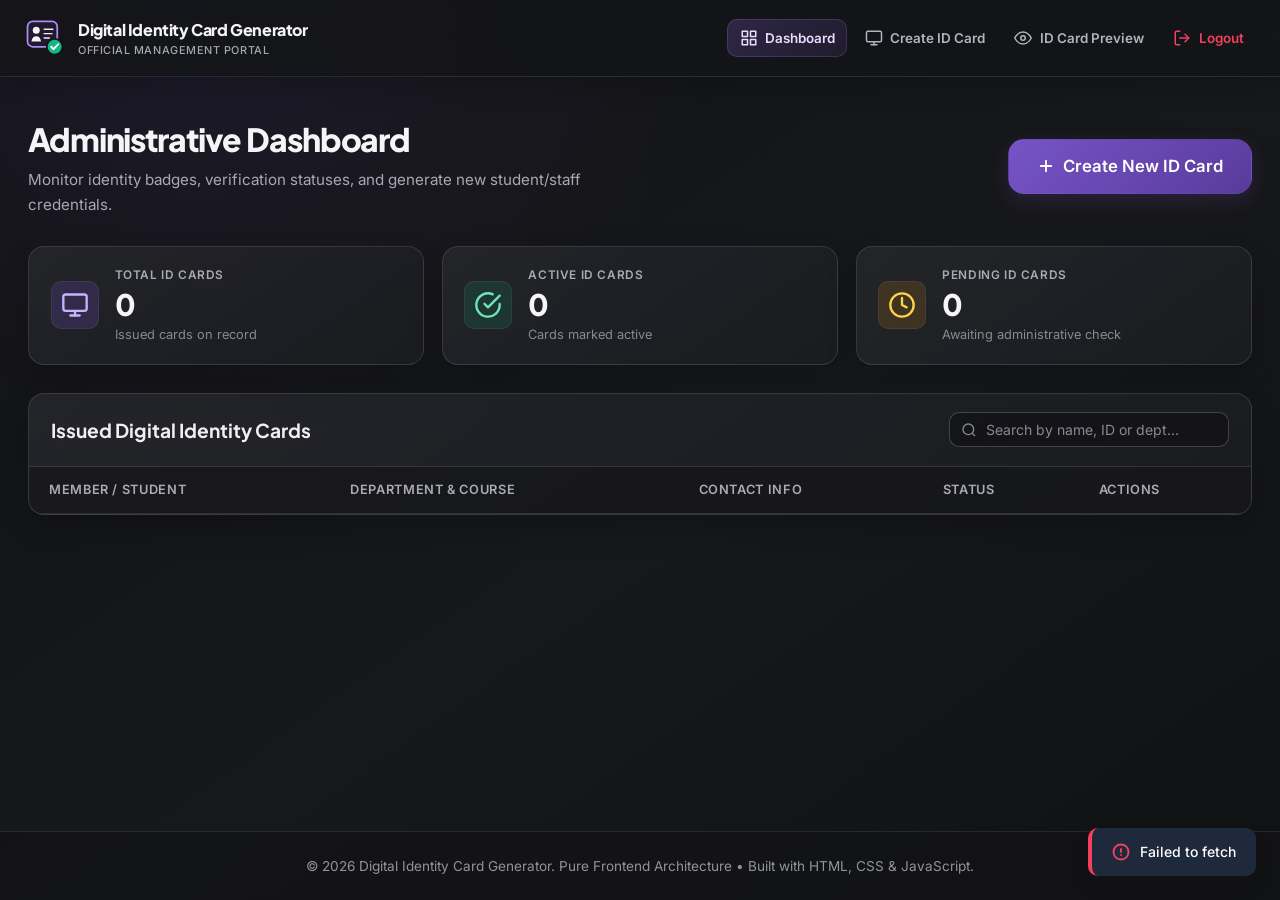
<file: Frontend/dashboard.html>
<!DOCTYPE html>
<html lang="en">
<head>
  <meta charset="UTF-8">
  <meta name="viewport" content="width=device-width, initial-scale=1.0">
  <title>Dashboard - Digital Identity Card Generator</title>
  <link rel="stylesheet" href="style.css">
</head>
<body data-page="dashboard">

  <!-- Header & Top Navigation -->
  <header class="site-header">
    <div class="header-container">
      <a href="dashboard.html" class="brand-logo-link">
        <svg class="brand-icon" viewBox="0 0 48 48" role="img" aria-label="Verified digital identity card">
          <rect x="4" y="5" width="34" height="29" rx="6" fill="#211a2c" stroke="#a78bfa" stroke-width="2"/>
          <circle cx="14" cy="15" r="4" fill="#f4f1fb"/>
          <path d="M8.5 28c.6-4 2.5-6 5.5-6s4.9 2 5.5 6" fill="#f4f1fb"/>
          <path d="M23 14h10M23 19h9M23 24h6" stroke="#eee9f8" stroke-width="1.6" stroke-linecap="round"/>
          <circle cx="35" cy="34" r="9" fill="#10b981" stroke="#111315" stroke-width="2"/>
          <path d="m31 34 2.7 2.7 5.3-5.5" fill="none" stroke="#fff" stroke-width="2.2" stroke-linecap="round" stroke-linejoin="round"/>
        </svg>
        <div class="brand-text-group">
          <span class="brand-title">Digital Identity Card Generator</span>
          <span class="brand-subtitle">Official Management Portal</span>
        </div>
      </a>

      <!-- Navigation Menu -->
      <nav>
        <ul class="nav-links">
          <li class="nav-item active">
            <a href="dashboard.html">
              <svg width="18" height="18" viewBox="0 0 24 24" fill="none" stroke="currentColor" stroke-width="2" stroke-linecap="round" stroke-linejoin="round"><rect x="3" y="3" width="7" height="7"></rect><rect x="14" y="3" width="7" height="7"></rect><rect x="14" y="14" width="7" height="7"></rect><rect x="3" y="14" width="7" height="7"></rect></svg>
              Dashboard
            </a>
          </li>
          <li class="nav-item">
            <a href="card-categories.html">
              <svg width="18" height="18" viewBox="0 0 24 24" fill="none" stroke="currentColor" stroke-width="2" stroke-linecap="round" stroke-linejoin="round"><rect x="2" y="3" width="20" height="14" rx="2" ry="2"></rect><line x1="8" y1="21" x2="16" y2="21"></line><line x1="12" y1="17" x2="12" y2="21"></line></svg>
              Create ID Card
            </a>
          </li>
          <li class="nav-item">
            <a href="javascript:void(0)" onclick="openPreviewModal()">
              <svg width="18" height="18" viewBox="0 0 24 24" fill="none" stroke="currentColor" stroke-width="2" stroke-linecap="round" stroke-linejoin="round"><path d="M1 12s4-8 11-8 11 8 11 8-4 8-11 8-11-8-11-8z"></path><circle cx="12" cy="12" r="3"></circle></svg>
              ID Card Preview
            </a>
          </li>
          <li class="nav-item">
            <a href="#" class="btn-logout-action" style="color: var(--accent-rose);">
              <svg width="18" height="18" viewBox="0 0 24 24" fill="none" stroke="currentColor" stroke-width="2" stroke-linecap="round" stroke-linejoin="round"><path d="M9 21H5a2 2 0 0 1-2-2V5a2 2 0 0 1 2-2h4"></path><polyline points="16 17 21 12 16 7"></polyline><line x1="21" y1="12" x2="9" y2="12"></line></svg>
              Logout
            </a>
          </li>
        </ul>
      </nav>

      <!-- Mobile Navigation Hamburger -->
      <button class="btn-mobile-toggle" aria-label="Toggle navigation">
        <svg width="24" height="24" viewBox="0 0 24 24" fill="none" stroke="currentColor" stroke-width="2"><line x1="3" y1="12" x2="21" y2="12"></line><line x1="3" y1="6" x2="21" y2="6"></line><line x1="3" y1="18" x2="21" y2="18"></line></svg>
      </button>
    </div>
  </header>

  <!-- Main Content Body -->
  <main class="main-content">
    <!-- Dashboard Header with Title & Create New Button -->
    <div class="dashboard-header">
      <div class="dashboard-title-group">
        <h1>Administrative Dashboard</h1>
        <p>Monitor identity badges, verification statuses, and generate new student/staff credentials.</p>
      </div>
      <div>
        <a href="card-categories.html" class="btn btn-primary btn-lg">
          <svg width="18" height="18" viewBox="0 0 24 24" fill="none" stroke="currentColor" stroke-width="2.5" stroke-linecap="round" stroke-linejoin="round"><line x1="12" y1="5" x2="12" y2="19"></line><line x1="5" y1="12" x2="19" y2="12"></line></svg>
          Create New ID Card
        </a>
      </div>
    </div>

    <!-- Statistics Overview Grid -->
    <div class="stats-grid">
      <!-- Total ID Cards -->
      <div class="stat-card">
        <div class="stat-icon-wrapper purple">
          <svg width="28" height="28" viewBox="0 0 24 24" fill="none" stroke="currentColor" stroke-width="2" stroke-linecap="round" stroke-linejoin="round"><rect x="2" y="3" width="20" height="14" rx="2" ry="2"></rect><line x1="8" y1="21" x2="16" y2="21"></line><line x1="12" y1="17" x2="12" y2="21"></line></svg>
        </div>
        <div class="stat-info">
          <span class="stat-label">Total ID Cards</span>
          <span class="stat-value" id="statTotalCards">0</span>
          <span class="stat-subtext">Issued cards on record</span>
        </div>
      </div>

      <!-- Active ID Cards -->
      <div class="stat-card">
        <div class="stat-icon-wrapper green">
          <svg width="28" height="28" viewBox="0 0 24 24" fill="none" stroke="currentColor" stroke-width="2" stroke-linecap="round" stroke-linejoin="round"><path d="M22 11.08V12a10 10 0 1 1-5.93-9.14"></path><polyline points="22 4 12 14.01 9 11.01"></polyline></svg>
        </div>
        <div class="stat-info">
          <span class="stat-label">Active ID Cards</span>
          <span class="stat-value" id="statActiveCards">0</span>
          <span class="stat-subtext">Cards marked active</span>
        </div>
      </div>

      <!-- Pending ID Cards -->
      <div class="stat-card">
        <div class="stat-icon-wrapper amber">
          <svg width="28" height="28" viewBox="0 0 24 24" fill="none" stroke="currentColor" stroke-width="2" stroke-linecap="round" stroke-linejoin="round"><circle cx="12" cy="12" r="10"></circle><polyline points="12 6 12 12 16 14"></polyline></svg>
        </div>
        <div class="stat-info">
          <span class="stat-label">Pending ID Cards</span>
          <span class="stat-value" id="statPendingCards">0</span>
          <span class="stat-subtext">Awaiting administrative check</span>
        </div>
      </div>
    </div>

    <!-- Cards Management Panel -->
    <div class="section-panel">
      <div class="section-panel-header">
        <h2 class="section-title">Issued Digital Identity Cards</h2>
        <div class="search-box">
          <svg class="search-icon" width="16" height="16" viewBox="0 0 24 24" fill="none" stroke="currentColor" stroke-width="2"><circle cx="11" cy="11" r="8"></circle><line x1="21" y1="21" x2="16.65" y2="16.65"></line></svg>
          <input type="text" id="tableSearchInput" placeholder="Search by name, ID or dept...">
        </div>
      </div>

      <!-- Table View -->
      <div class="table-responsive">
        <table class="id-table">
          <thead>
            <tr>
              <th>Member / Student</th>
              <th>Department & Course</th>
              <th>Contact Info</th>
              <th>Status</th>
              <th>Actions</th>
            </tr>
          </thead>
          <tbody id="cardsTableBody">
            <!-- Dynamically populated via JavaScript -->
          </tbody>
        </table>

        <!-- Empty State -->
        <div id="cardsEmptyState" class="empty-state" style="display: none;">
          <svg class="empty-state-icon" viewBox="0 0 24 24" fill="none" stroke="currentColor" stroke-width="1.5"><rect x="3" y="3" width="18" height="18" rx="2" ry="2"></rect><circle cx="8.5" cy="8.5" r="1.5"></circle><polyline points="21 15 16 10 5 21"></polyline></svg>
          <h3 style="font-weight: 700; margin-bottom: 0.5rem;">No Identity Cards Found</h3>
          <p style="margin-bottom: 1.25rem;">Start by generating your first digital student or employee ID card.</p>
          <a href="card-categories.html" class="btn btn-primary btn-sm">Create New ID Card</a>
        </div>
      </div>
    </div>
  </main>

  <!-- Card Preview Modal -->
  <div class="modal-overlay" id="cardPreviewModal">
    <div class="modal-container">
      <div class="modal-header">
        <h3 class="modal-title">Digital Identity Card Preview</h3>
        <button type="button" class="modal-close-btn modal-close-trigger">&times;</button>
      </div>
      <div class="modal-body" id="modalCardMount">
        <!-- Rendered Card mounts here -->
      </div>
      <div class="modal-footer">
        <button type="button" class="btn btn-secondary modal-close-trigger">Close</button>
        <button type="button" class="btn btn-primary" id="dashboardPrintCardBtn">
          <svg width="16" height="16" viewBox="0 0 24 24" fill="none" stroke="currentColor" stroke-width="2"><polyline points="6 9 6 2 18 2 18 9"></polyline><path d="M6 18H4a2 2 0 0 1-2-2v-5a2 2 0 0 1 2-2h16a2 2 0 0 1 2 2v5a2 2 0 0 1-2 2h-2"></path><rect x="6" y="14" width="12" height="8"></rect></svg>
          Print Card
        </button>
      </div>
    </div>
  </div>

  <!-- Footer -->
  <footer class="site-footer">
    <p>&copy; 2026 Digital Identity Card Generator. Pure Frontend Architecture • Built with HTML, CSS & JavaScript.</p>
  </footer>

  <script src="script.js"></script>
</body>
</html>
</file>
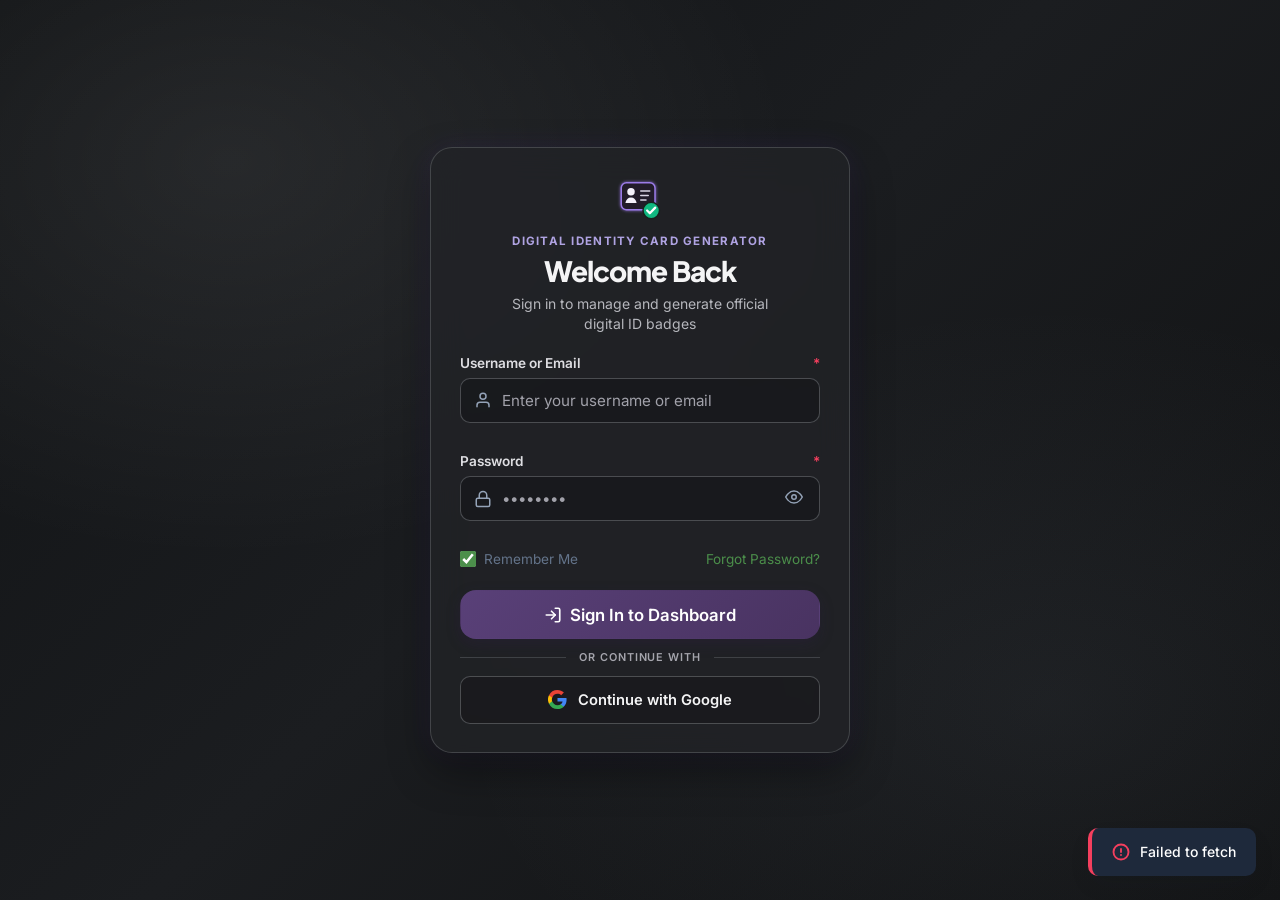
<file: Frontend/login.html>
<!DOCTYPE html>
<html lang="en">
<head>
  <meta charset="UTF-8">
  <meta name="viewport" content="width=device-width, initial-scale=1.0">
  <title>Login - Digital Identity Card Generator</title>
  <link rel="stylesheet" href="style.css">
  <link rel="icon" type="image/svg+xml" href="assets/logo.svg">
</head>
<body data-page="login">

  <div class="auth-page-wrapper">
    <div class="auth-card">
      <!-- Header with Logo and Title -->
      <div class="auth-header">
        <svg class="auth-logo" viewBox="0 0 64 64" role="img" aria-label="Verified digital identity card">
          <defs>
            <filter id="id-card-glow" x="-40%" y="-40%" width="180%" height="180%">
              <feGaussianBlur stdDeviation="2" result="glow"/>
              <feMerge>
                <feMergeNode in="glow"/>
                <feMergeNode in="SourceGraphic"/>
              </feMerge>
            </filter>
          </defs>
          <g filter="url(#id-card-glow)">
            <rect x="7" y="9" width="45" height="36" rx="7" fill="#201a2b" stroke="#9b7be8" stroke-width="2"/>
            <circle cx="20" cy="21" r="5" fill="#f4f1fb"/>
            <path d="M12.5 36c.8-5 3.5-7.5 7.5-7.5s6.7 2.5 7.5 7.5" fill="#f4f1fb"/>
            <path d="M33 20h12M33 26h10M33 32h7" stroke="#eee9f8" stroke-width="2" stroke-linecap="round" opacity=".9"/>
          </g>
          <circle cx="47" cy="46" r="11" fill="#10b981" stroke="#17221e" stroke-width="2"/>
          <path d="m41.5 46 3.6 3.6 7.2-7.4" fill="none" stroke="#fff" stroke-width="3" stroke-linecap="round" stroke-linejoin="round"/>
        </svg>
        <p class="auth-brand">Digital Identity Card Generator</p>
        <h1 class="auth-title">Welcome Back</h1>
        <p class="auth-subtitle">Sign in to manage and generate official digital ID badges</p>
      </div>

      <!-- Login Form -->
      <form id="loginForm" class="auth-form" novalidate>
        <!-- Username or Email -->
        <div class="form-group">
          <label class="form-label" for="identifier">
            Username or Email <span class="required">*</span>
          </label>
          <div class="input-container">
            <span class="input-icon">
              <svg width="18" height="18" viewBox="0 0 24 24" fill="none" stroke="currentColor" stroke-width="2" stroke-linecap="round" stroke-linejoin="round"><path d="M20 21v-2a4 4 0 0 0-4-4H8a4 4 0 0 0-4 4v2"></path><circle cx="12" cy="7" r="4"></circle></svg>
            </span>
            <input 
              type="text" 
              id="identifier" 
              name="identifier" 
              class="form-control" 
              placeholder="Enter your username or email"
              autocomplete="username"
              required
            >
          </div>
          <div class="form-help"></div>
        </div>

        <!-- Password -->
        <div class="form-group">
          <label class="form-label" for="password">
            Password <span class="required">*</span>
          </label>
          <div class="input-container">
            <span class="input-icon">
              <svg width="18" height="18" viewBox="0 0 24 24" fill="none" stroke="currentColor" stroke-width="2" stroke-linecap="round" stroke-linejoin="round"><rect x="3" y="11" width="18" height="11" rx="2" ry="2"></rect><path d="M7 11V7a5 5 0 0 1 10 0v4"></path></svg>
            </span>
            <input 
              type="password" 
              id="password" 
              name="password" 
              class="form-control" 
              placeholder="••••••••"
              autocomplete="current-password"
              required
            >
            <button type="button" class="toggle-pwd" id="togglePassword" aria-label="Toggle password visibility">
              <svg width="18" height="18" viewBox="0 0 24 24" fill="none" stroke="currentColor" stroke-width="2"><path d="M1 12s4-8 11-8 11 8 11 8-4 8-11 8-11-8-11-8z"></path><circle cx="12" cy="12" r="3"></circle></svg>
            </button>
          </div>
          <div class="form-help"></div>
        </div>

        <!-- Remember Me & Forgot Password -->
        <div class="auth-options">
          <label class="checkbox-label">
            <input type="checkbox" id="rememberMe" checked>
            <span>Remember Me</span>
          </label>
          <a href="#" id="forgotPasswordLink" class="auth-forgot-link">Forgot Password?</a>
        </div>

        <!-- Login Button -->
        <button type="submit" class="btn btn-primary btn-lg" style="width: 100%; margin-top: 0.5rem;">
          <svg width="18" height="18" viewBox="0 0 24 24" fill="none" stroke="currentColor" stroke-width="2.2" stroke-linecap="round" stroke-linejoin="round"><path d="M15 3h4a2 2 0 0 1 2 2v14a2 2 0 0 1-2 2h-4"></path><polyline points="10 17 15 12 10 7"></polyline><line x1="15" y1="12" x2="3" y2="12"></line></svg>
          Sign In to Dashboard
        </button>

        <div class="login-divider" aria-label="Or continue with">
          <span>OR CONTINUE WITH</span>
        </div>

        <button type="button" class="google-login-button">
          <svg class="google-login-icon" viewBox="0 0 24 24" aria-hidden="true" focusable="false">
            <path fill="#4285F4" d="M23.49 12.27c0-.79-.07-1.54-.2-2.27H12v4.51h6.44a5.5 5.5 0 0 1-2.39 3.61v3h3.87c2.27-2.09 3.57-5.17 3.57-8.85z"/>
            <path fill="#34A853" d="M12 24c3.24 0 5.96-1.08 7.95-2.92l-3.87-3c-1.08.72-2.46 1.15-4.08 1.15-3.14 0-5.8-2.12-6.75-4.97H1.25v3.1A12 12 0 0 0 12 24z"/>
            <path fill="#FBBC05" d="M5.25 14.26a7.2 7.2 0 0 1 0-4.52v-3.1H1.25a12 12 0 0 0 0 10.72l4-3.1z"/>
            <path fill="#EA4335" d="M12 4.77c1.77 0 3.36.61 4.61 1.81l3.45-3.45C17.95 1.17 15.24 0 12 0A12 12 0 0 0 1.25 6.64l4 3.1c.95-2.85 3.61-4.97 6.75-4.97z"/>
          </svg>
          <span>Continue with Google</span>
        </button>

      </form>
    </div>
  </div>

  <script src="script.js"></script>
</body>
</html>
</file>
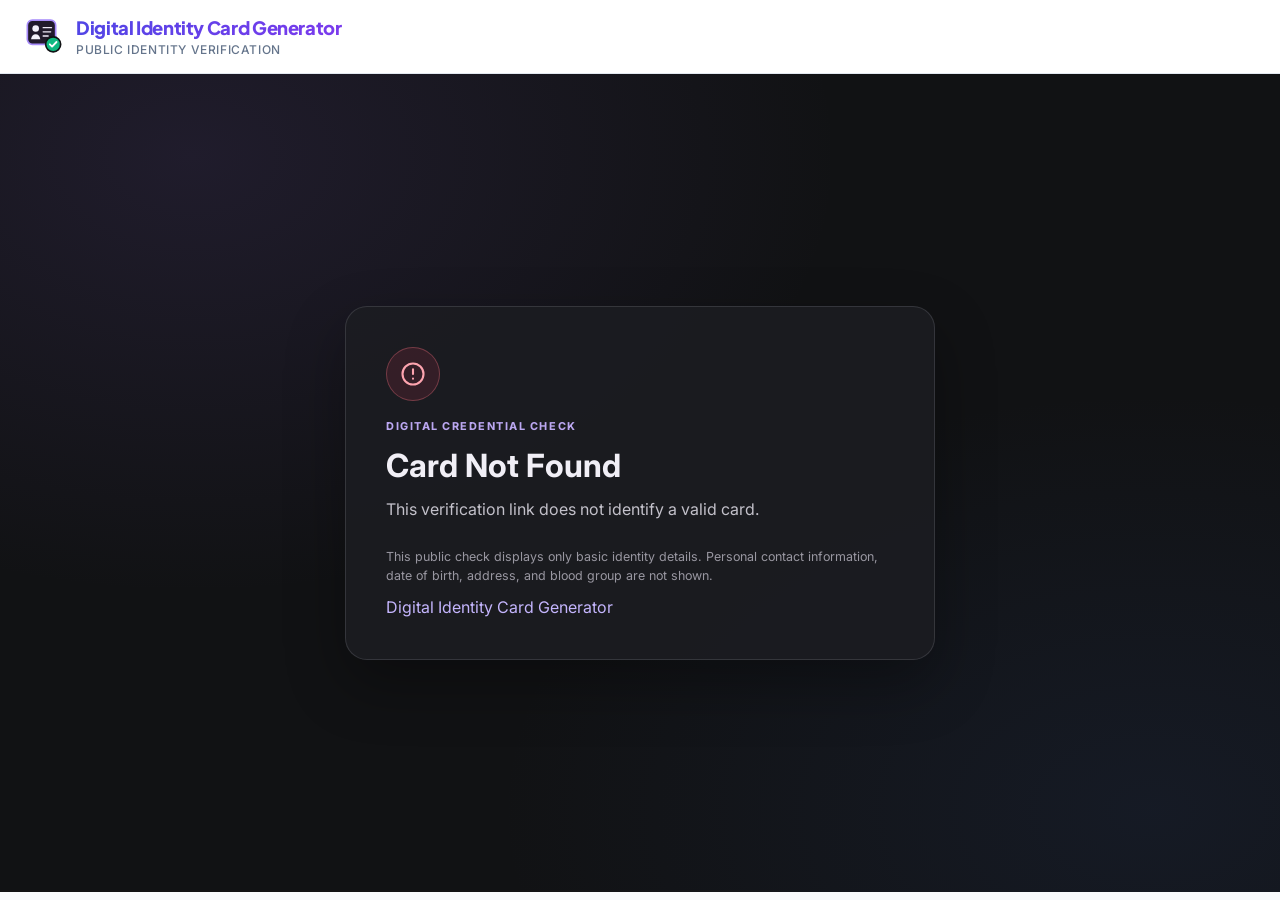
<file: Frontend/verify.html>
<!DOCTYPE html>
<html lang="en">
<head>
  <meta charset="UTF-8">
  <meta name="viewport" content="width=device-width, initial-scale=1.0">
  <meta name="theme-color" content="#111214">
  <title>Verify Identity Card - Digital Identity Card Generator</title>
  <link rel="stylesheet" href="style.css">
  <link rel="icon" type="image/svg+xml" href="assets/logo.svg">
</head>
<body data-page="verify">
  <header class="site-header">
    <div class="header-container verify-header-container">
      <a href="index.html" class="brand-logo-link">
        <img src="assets/logo.svg" alt="" class="brand-icon">
        <div class="brand-text-group">
          <span class="brand-title">Digital Identity Card Generator</span>
          <span class="brand-subtitle">Public identity verification</span>
        </div>
      </a>
    </div>
  </header>

  <main class="verification-shell">
    <section class="verification-panel" aria-labelledby="verificationTitle">
      <div class="verification-status-icon" id="verificationIcon" aria-hidden="true">
        <svg width="28" height="28" viewBox="0 0 24 24" fill="none" stroke="currentColor" stroke-width="1.8" stroke-linecap="round" stroke-linejoin="round"><circle cx="12" cy="12" r="9"/><path d="M12 8v4m0 4h.01"/></svg>
      </div>
      <p class="verification-eyebrow">DIGITAL CREDENTIAL CHECK</p>
      <h1 id="verificationTitle">Checking identity card</h1>
      <p class="verification-message" id="verificationMessage" role="status" aria-live="polite">Contacting the institution’s verification service…</p>

      <div class="verified-student" id="verifiedStudent" hidden>
        <img class="verified-photo" id="verifiedPhoto" src="assets/default-avatar.svg" alt="Student profile photo">
        <div class="verified-student-info">
          <h2 id="verifiedName"></h2>
          <p class="verified-id" id="verifiedId"></p>
        </div>
        <dl class="verified-details">
          <div id="verifiedDepartmentRow" hidden>
            <dt>Department</dt>
            <dd id="verifiedDepartment"></dd>
          </div>
          <div id="verifiedCourseRow" hidden>
            <dt>Course</dt>
            <dd id="verifiedCourse"></dd>
          </div>
          <div id="verifiedYearRow" hidden>
            <dt>Academic year / semester</dt>
            <dd id="verifiedYear"></dd>
          </div>
        </dl>
      </div>

      <div class="verification-record-status" id="verificationRecordStatus" hidden>
        <span class="verification-status-dot" aria-hidden="true"></span>
        <span id="verificationStatusText"></span>
      </div>

      <p class="verification-privacy-note">This public check displays only basic identity details. Personal contact information, date of birth, address, and blood group are not shown.</p>
      <a class="verification-home-link" href="index.html">Digital Identity Card Generator</a>
    </section>
  </main>

  <script src="script.js"></script>
</body>
</html>
</file>
<file: Frontend/style.css>
/* ==========================================================================
   Digital Identity Card Generator - Modern Design System & Stylesheet
   ========================================================================== */

@import url('https://fonts.googleapis.com/css2?family=Inter:wght@300;400;500;600;700;800&family=Plus+Jakarta+Sans:wght@500;600;700;800&family=Space+Grotesk:wght@600;700&display=swap');

/* --- CSS Variables / Design Tokens --- */
:root {
  /* Color Palette - Blue & Purple Accent System */
  --primary: #4c8f4b;
  --primary-hover: #4c8f4b;
  --primary-light: #eef2ff;
  --primary-focus: rgba(79, 70, 229, 0.25);
  
  --secondary: #7c3aed;
  --secondary-hover: #6d28d9;
  --secondary-light: #f5f3ff;
  
  --accent-cyan: #0ea5e9;
  --accent-emerald: #10b981;
  --accent-amber: #f59e0b;
  --accent-rose: #f43f5e;
  
  --gradient-primary: linear-gradient(135deg, #4f46e5 0%, #7c3aed 100%);
  --gradient-card-header: linear-gradient(135deg, #312e81 0%, #4338ca 50%, #6366f1 100%);
  --gradient-badge: linear-gradient(90deg, #6366f1, #8b5cf6);
  --gradient-gold: linear-gradient(135deg, #f59e0b 0%, #d97706 100%);

  /* Neutrals & Surfaces */
  --bg-main: #f8fafc;
  --bg-surface: #ffffff;
  --bg-surface-alt: #f1f5f9;
  --bg-surface-hover: #e2e8f0;
  
  --text-main: #0f172a;
  --text-muted: #64748b;
  --text-light: #94a3b8;
  --text-inverse: #ffffff;
  
  --border-color: #e2e8f0;
  --border-color-strong: #cbd5e1;
  --border-focus: #6366f1;

  /* Elevation Shadows */
  --shadow-xs: 0 1px 2px 0 rgba(0, 0, 0, 0.05);
  --shadow-sm: 0 2px 4px 0 rgba(15, 23, 42, 0.05);
  --shadow-md: 0 4px 14px 0 rgba(15, 23, 42, 0.07);
  --shadow-lg: 0 10px 25px -3px rgba(15, 23, 42, 0.08), 0 4px 6px -4px rgba(15, 23, 42, 0.04);
  --shadow-xl: 0 20px 35px -5px rgba(15, 23, 42, 0.12), 0 8px 10px -6px rgba(15, 23, 42, 0.05);
  --shadow-primary: 0 8px 20px -4px rgba(79, 70, 229, 0.35);
  --shadow-card: 0 15px 35px rgba(30, 41, 59, 0.18);

  /* Radii */
  --radius-sm: 6px;
  --radius-md: 10px;
  --radius-lg: 16px;
  --radius-xl: 22px;
  --radius-full: 9999px;

  /* Typography */
  --font-sans: 'Inter', system-ui, -apple-system, BlinkMacSystemFont, 'Segoe UI', Roboto, sans-serif;
  --font-heading: 'Plus Jakarta Sans', var(--font-sans);
  --font-mono: 'Space Grotesk', monospace;

  /* Transitions */
  --transition-fast: 150ms ease;
  --transition-normal: 250ms ease;
  --transition-spring: 350ms cubic-bezier(0.34, 1.56, 0.64, 1);
}

/* --- Base & Reset --- */
*, *::before, *::after {
  box-sizing: border-box;
  margin: 0;
  padding: 0;
}

html {
  scroll-behavior: smooth;
  -webkit-font-smoothing: antialiased;
}

body {
  font-family: var(--font-sans);
  background-color: var(--bg-main);
  color: var(--text-main);
  line-height: 1.5;
  min-height: 100vh;
  display: flex;
  flex-direction: column;
}

img {
  max-width: 100%;
  display: block;
}

a {
  color: var(--primary);
  text-decoration: none;
  transition: color var(--transition-fast);
}

a:hover {
  color: var(--primary-hover);
}

button, input, select, textarea {
  font-family: inherit;
  font-size: 0.95rem;
}

/* ==========================================================================
   Header & Navigation
   ========================================================================== */
.site-header {
  background: var(--bg-surface);
  border-bottom: 1px solid var(--border-color);
  position: sticky;
  top: 0;
  z-index: 50;
  box-shadow: var(--shadow-xs);
}

.header-container {
  max-width: 1280px;
  margin: 0 auto;
  padding: 0.85rem 1.5rem;
  display: flex;
  align-items: center;
  justify-content: space-between;
}

.brand-logo-link {
  display: flex;
  align-items: center;
  gap: 0.75rem;
  text-decoration: none;
  color: var(--text-main);
}

.brand-icon {
  width: 40px;
  height: 40px;
  flex-shrink: 0;
}

.brand-text-group {
  display: flex;
  flex-direction: column;
}

.brand-title {
  font-family: var(--font-heading);
  font-size: 1.15rem;
  font-weight: 800;
  letter-spacing: -0.02em;
  background: var(--gradient-primary);
  -webkit-background-clip: text; background-clip: text;
  -webkit-text-fill-color: transparent;
}

.brand-subtitle {
  font-size: 0.75rem;
  color: var(--text-muted);
  font-weight: 500;
  letter-spacing: 0.05em;
  text-transform: uppercase;
}

.nav-links {
  display: flex;
  align-items: center;
  gap: 0.5rem;
  list-style: none;
}

.nav-item a {
  display: flex;
  align-items: center;
  gap: 0.45rem;
  padding: 0.55rem 1rem;
  font-size: 0.9rem;
  font-weight: 600;
  color: var(--text-muted);
  border-radius: var(--radius-md);
  transition: all var(--transition-fast);
}

.nav-item a:hover {
  color: var(--primary);
  background: var(--primary-light);
}

.nav-item.active a {
  color: var(--primary);
  background: var(--primary-light);
}

.header-actions {
  display: flex;
  align-items: center;
  gap: 0.75rem;
}

.btn-mobile-toggle {
  display: none;
  background: none;
  border: 1px solid var(--border-color);
  padding: 0.5rem;
  border-radius: var(--radius-sm);
  cursor: pointer;
  color: var(--text-main);
}

/* ==========================================================================
   Buttons & UI Controls
   ========================================================================== */
.btn {
  display: inline-flex;
  align-items: center;
  justify-content: center;
  gap: 0.5rem;
  font-weight: 600;
  padding: 0.65rem 1.25rem;
  border-radius: var(--radius-md);
  border: 1px solid transparent;
  cursor: pointer;
  transition: all var(--transition-normal);
  text-decoration: none;
  font-size: 0.925rem;
  white-space: nowrap;
}

.btn:active {
  transform: scale(0.98);
}

.btn-primary {
  background: var(--gradient-primary);
  color: var(--text-inverse);
  box-shadow: var(--shadow-primary);
}

.btn-primary:hover {
  filter: brightness(1.08);
  box-shadow: 0 10px 25px -4px rgba(79, 70, 229, 0.45);
  color: var(--text-inverse);
}

.btn-secondary {
  background: var(--bg-surface);
  color: var(--text-main);
  border-color: var(--border-color-strong);
  box-shadow: var(--shadow-xs);
}

.btn-secondary:hover {
  background: var(--bg-surface-alt);
  color: var(--text-main);
  border-color: var(--text-muted);
}

.btn-outline {
  background: transparent;
  color: var(--primary);
  border-color: var(--primary);
}

.btn-outline:hover {
  background: var(--primary-light);
  color: var(--primary-hover);
}

.btn-danger {
  background: #fee2e2;
  color: #dc2626;
  border-color: #fca5a5;
}

.btn-danger:hover {
  background: #dc2626;
  color: #ffffff;
}

.btn-sm {
  padding: 0.4rem 0.8rem;
  font-size: 0.825rem;
  border-radius: var(--radius-sm);
}

.btn-lg {
  padding: 0.85rem 1.75rem;
  font-size: 1.05rem;
  border-radius: var(--radius-lg);
}

/* ==========================================================================
   Page Wrappers & Layouts
   ========================================================================== */
.main-content {
  flex: 1;
  padding: 2rem 1.5rem;
  max-width: 1280px;
  width: 100%;
  margin: 0 auto;
}

/* ==========================================================================
   LOGIN PAGE
   ========================================================================== */
body[data-page="login"] .auth-page-wrapper {
  min-height: 100vh;
  min-height: 100svh;
  display: flex;
  align-items: center;
  justify-content: center;
  padding: 1.25rem 1rem;
  background: radial-gradient(ellipse at 18% 18%, rgba(255, 255, 255, 0.08) 0%, transparent 38%),
              radial-gradient(ellipse at 82% 78%, rgba(148, 163, 184, 0.08) 0%, transparent 40%),
              linear-gradient(135deg, #111315 0%, #1b1d20 48%, #101112 100%);
}

body[data-page="login"] .auth-card {
  width: 100%;
  max-width: 420px;
  background: rgba(34, 35, 39, 0.78);
  border-radius: var(--radius-xl);
  padding: 1.75rem 1.8rem;
  box-shadow: 0 18px 42px rgba(0, 0, 0, 0.38),
              0 0 28px rgba(139, 92, 246, 0.1);
  border: 1px solid rgba(190, 194, 202, 0.22);
  backdrop-filter: blur(16px);
  -webkit-backdrop-filter: blur(16px);
  animation: fadeIn 0.4s ease-out;
}

body[data-page="login"] .auth-form .form-control {
  background-color: rgba(25, 26, 29, 0.88);
  border-color: rgba(190, 194, 202, 0.3);
  color: #f4f4f5;
}

body[data-page="login"] .auth-form .form-control::placeholder {
  color: #a1a1aa;
  opacity: 1;
}

body[data-page="login"] .auth-form .form-control:focus {
  border-color: rgba(167, 139, 250, 0.82);
  box-shadow: 0 0 0 3px rgba(139, 92, 246, 0.18);
}

body[data-page="login"] .auth-form .form-control.is-invalid {
  border-color: var(--accent-rose);
  background-color: rgba(69, 24, 32, 0.72);
}

body[data-page="login"] .auth-form > button[type="submit"].btn-primary {
  background: linear-gradient(135deg, #594078 0%, #493361 100%);
  color: #ffffff;
  box-shadow: 0 5px 14px rgba(48, 30, 68, 0.3);
  transition: background var(--transition-fast), box-shadow var(--transition-fast), transform var(--transition-fast);
}

body[data-page="login"] .auth-form > button[type="submit"].btn-primary:hover {
  background: linear-gradient(135deg, #684b89 0%, #554071 100%);
  box-shadow: 0 7px 18px rgba(83, 57, 113, 0.34);
  color: #ffffff;
}

body[data-page="login"] .auth-form > button[type="submit"].btn-primary:active {
  transform: translateY(1px);
  box-shadow: 0 2px 8px rgba(48, 30, 68, 0.3);
}

body[data-page="login"] .login-divider {
  display: flex;
  align-items: center;
  gap: 0.8rem;
  color: #a5a5ad;
  font-size: 0.68rem;
  font-weight: 600;
  letter-spacing: 0.09em;
  line-height: 1;
  white-space: nowrap;
}

body[data-page="login"] .login-divider::before,
body[data-page="login"] .login-divider::after {
  content: "";
  height: 1px;
  flex: 1;
  background: rgba(190, 194, 202, 0.2);
}

body[data-page="login"] .google-login-button {
  width: 100%;
  min-height: 48px;
  display: inline-flex;
  align-items: center;
  justify-content: center;
  gap: 0.7rem;
  padding: 0.7rem 1rem;
  border: 1px solid rgba(190, 194, 202, 0.3);
  border-radius: var(--radius-md);
  background: rgba(25, 26, 29, 0.72);
  color: #f4f4f5;
  font-size: 0.92rem;
  font-weight: 600;
  cursor: pointer;
  transition: background var(--transition-fast), border-color var(--transition-fast), box-shadow var(--transition-fast), transform var(--transition-fast);
}

body[data-page="login"] .google-login-button:hover {
  background: rgba(48, 49, 54, 0.88);
  border-color: rgba(190, 194, 202, 0.48);
  box-shadow: 0 4px 14px rgba(0, 0, 0, 0.2);
}

body[data-page="login"] .google-login-button:focus-visible {
  outline: 2px solid rgba(167, 139, 250, 0.82);
  outline-offset: 2px;
}

body[data-page="login"] .google-login-button:active {
  transform: translateY(1px);
  background: rgba(35, 36, 40, 0.9);
}

body[data-page="login"] .google-login-icon {
  width: 19px;
  height: 19px;
  flex: 0 0 auto;
}

body[data-page="login"] .auth-header {
  text-align: center;
  margin-bottom: 1.15rem;
}

body[data-page="login"] .auth-logo {
  display: block;
  width: 48px;
  height: 48px;
  margin: 0 auto 0.55rem auto;
}

body[data-page="login"] .auth-brand {
  color: rgba(196, 181, 253, 0.88);
  font-size: 0.72rem;
  font-weight: 700;
  letter-spacing: 0.11em;
  line-height: 1.4;
  margin-bottom: 0.3rem;
  text-transform: uppercase;
}

body[data-page="login"] .auth-title {
  font-family: var(--font-heading);
  font-size: 1.75rem;
  font-weight: 800;
  color: #f4f4f5;
  letter-spacing: -0.035em;
  line-height: 1.2;
  margin-bottom: 0.4rem;
}

body[data-page="login"] .auth-subtitle {
  font-size: 0.875rem;
  color: #b6b7bd;
  line-height: 1.45;
  max-width: 31ch;
  margin: 0 auto;
}

body[data-page="login"] .auth-form {
  gap: 0.8rem;
}

body[data-page="login"] .auth-form .form-group {
  gap: 0.3rem;
}

.auth-form {
  display: flex;
  flex-direction: column;
  gap: 1.25rem;
}

.form-group {
  display: flex;
  flex-direction: column;
  gap: 0.4rem;
  position: relative;
}

body[data-page="login"] .form-label {
  font-size: 0.85rem;
  font-weight: 600;
  color: #dedee2;
  display: flex;
  justify-content: space-between;
  align-items: center;
}

body[data-page="login"] .auth-form .form-help {
  min-height: 0.65rem;
}

.form-label .required {
  color: var(--accent-rose);
  margin-left: 0.2rem;
}

.input-container {
  position: relative;
  display: flex;
  align-items: center;
}

.input-icon {
  position: absolute;
  left: 0.9rem;
  color: var(--text-light);
  pointer-events: none;
  display: flex;
  align-items: center;
}

.form-control {
  width: 100%;
  padding: 0.75rem 1rem 0.75rem 2.6rem;
  font-size: 0.95rem;
  border: 1px solid var(--border-color-strong);
  border-radius: var(--radius-md);
  background-color: var(--bg-surface);
  color: var(--text-main);
  transition: all var(--transition-fast);
}

.form-control:focus {
  outline: none;
  border-color: var(--border-focus);
  box-shadow: 0 0 0 3px var(--primary-focus);
}

.form-control.is-invalid {
  border-color: var(--accent-rose);
  background-color: #fff1f2;
}

.form-control.no-icon {
  padding-left: 1rem;
}

.toggle-pwd {
  position: absolute;
  right: 0.85rem;
  background: none;
  border: none;
  color: var(--text-light);
  cursor: pointer;
  padding: 0.2rem;
}

.toggle-pwd:hover {
  color: var(--text-main);
}

.form-help {
  font-size: 0.78rem;
  color: var(--accent-rose);
  min-height: 1rem;
}

.auth-options {
  display: flex;
  align-items: center;
  justify-content: space-between;
  font-size: 0.85rem;
}

.checkbox-label {
  display: inline-flex;
  align-items: center;
  gap: 0.5rem;
  color: var(--text-muted);
  cursor: pointer;
  user-select: none;
}

.checkbox-label input[type="checkbox"] {
  accent-color: var(--primary);
  width: 16px;
  height: 16px;
  cursor: pointer;
}

/* ==========================================================================
   DASHBOARD PAGE
   ========================================================================== */
.dashboard-header {
  display: flex;
  flex-direction: column;
  gap: 1rem;
  margin-bottom: 2rem;
}

@media (min-width: 768px) {
  .dashboard-header {
    flex-direction: row;
    align-items: center;
    justify-content: space-between;
  }
}

.dashboard-title-group h1 {
  font-family: var(--font-heading);
  font-size: 1.85rem;
  font-weight: 800;
  letter-spacing: -0.02em;
  color: var(--text-main);
}

.dashboard-title-group p {
  color: var(--text-muted);
  font-size: 0.95rem;
  margin-top: 0.25rem;
}

/* Stats Cards Grid */
.stats-grid {
  display: grid;
  grid-template-columns: repeat(auto-fit, minmax(260px, 1fr));
  gap: 1.5rem;
  margin-bottom: 2.5rem;
}

.stat-card {
  background: var(--bg-surface);
  border-radius: var(--radius-lg);
  padding: 1.5rem;
  border: 1px solid var(--border-color);
  box-shadow: var(--shadow-sm);
  display: flex;
  align-items: center;
  gap: 1.25rem;
  transition: transform var(--transition-fast), box-shadow var(--transition-fast);
}

.stat-card:hover {
  transform: translateY(-3px);
  box-shadow: var(--shadow-md);
}

.stat-icon-wrapper {
  width: 54px;
  height: 54px;
  border-radius: var(--radius-md);
  display: flex;
  align-items: center;
  justify-content: center;
  flex-shrink: 0;
}

.stat-icon-wrapper.purple {
  background: #ede9fe;
  color: var(--secondary);
}

.stat-icon-wrapper.green {
  background: #d1fae5;
  color: var(--accent-emerald);
}

.stat-icon-wrapper.amber {
  background: #fef3c7;
  color: var(--accent-amber);
}

.stat-info {
  display: flex;
  flex-direction: column;
}

.stat-label {
  font-size: 0.85rem;
  font-weight: 600;
  color: var(--text-muted);
  text-transform: uppercase;
  letter-spacing: 0.05em;
}

.stat-value {
  font-family: var(--font-heading);
  font-size: 2rem;
  font-weight: 800;
  color: var(--text-main);
  line-height: 1.1;
  margin: 0.25rem 0;
}

.stat-subtext {
  font-size: 0.8rem;
  color: var(--text-muted);
}

/* Cards Section in Dashboard */
.section-panel {
  background: var(--bg-surface);
  border-radius: var(--radius-lg);
  border: 1px solid var(--border-color);
  box-shadow: var(--shadow-sm);
  overflow: hidden;
}

.section-panel-header {
  padding: 1.25rem 1.5rem;
  border-bottom: 1px solid var(--border-color);
  display: flex;
  flex-direction: column;
  gap: 1rem;
}

@media (min-width: 640px) {
  .section-panel-header {
    flex-direction: row;
    align-items: center;
    justify-content: space-between;
  }
}

.section-title {
  font-family: var(--font-heading);
  font-size: 1.2rem;
  font-weight: 700;
  color: var(--text-main);
}

.search-box {
  position: relative;
  max-width: 280px;
  width: 100%;
}

.search-box input {
  width: 100%;
  padding: 0.5rem 0.85rem 0.5rem 2.2rem;
  font-size: 0.875rem;
  border: 1px solid var(--border-color-strong);
  border-radius: var(--radius-md);
}

.search-box .search-icon {
  position: absolute;
  left: 0.75rem;
  top: 50%;
  transform: translateY(-50%);
  color: var(--text-light);
  pointer-events: none;
}

/* Data Table */
.table-responsive {
  overflow-x: auto;
  width: 100%;
}

.id-table {
  width: 100%;
  border-collapse: collapse;
  text-align: left;
  font-size: 0.9rem;
}

.id-table th {
  background: var(--bg-surface-alt);
  padding: 0.85rem 1.25rem;
  font-weight: 600;
  color: var(--text-muted);
  font-size: 0.8rem;
  text-transform: uppercase;
  letter-spacing: 0.05em;
  border-bottom: 1px solid var(--border-color);
}

.id-table td {
  padding: 1rem 1.25rem;
  border-bottom: 1px solid var(--border-color);
  color: var(--text-main);
  vertical-align: middle;
}

.id-table tr:hover td {
  background-color: rgba(248, 250, 252, 0.8);
}

.user-cell {
  display: flex;
  align-items: center;
  gap: 0.75rem;
}

.table-avatar {
  width: 40px;
  height: 40px;
  border-radius: var(--radius-md);
  object-fit: cover;
  background: var(--primary-light);
  border: 1px solid var(--border-color);
}

.user-cell-meta {
  display: flex;
  flex-direction: column;
}

.user-cell-name {
  font-weight: 600;
  color: var(--text-main);
}

.user-cell-id {
  font-size: 0.78rem;
  color: var(--text-muted);
  font-family: var(--font-mono);
}

.status-badge {
  display: inline-flex;
  align-items: center;
  gap: 0.35rem;
  padding: 0.25rem 0.65rem;
  border-radius: var(--radius-full);
  font-size: 0.75rem;
  font-weight: 700;
  text-transform: uppercase;
  letter-spacing: 0.05em;
}

.status-badge.active {
  background: #d1fae5;
  color: #065f46;
}

.status-badge.pending {
  background: #fef3c7;
  color: #92400e;
}

.status-badge.inactive,
.status-badge.blocked {
  background: #ffe4e6;
  color: #9f1239;
}

.status-badge[data-dashboard-verification-status] {
  max-width: 10rem;
  text-transform: none;
  letter-spacing: 0;
  white-space: normal;
}

.action-buttons {
  display: flex;
  align-items: center;
  gap: 0.4rem;
}

.empty-state {
  text-align: center;
  padding: 3.5rem 1.5rem;
  color: var(--text-muted);
}

.empty-state-icon {
  width: 64px;
  height: 64px;
  margin: 0 auto 1rem auto;
  color: var(--text-light);
}

/* ==========================================================================
   CREATE CARD & LIVE PREVIEW PAGE
   ========================================================================== */
.create-card-grid {
  display: grid;
  grid-template-columns: 1fr;
  gap: 2rem;
  align-items: start;
}

@media (min-width: 1024px) {
  .create-card-grid {
    grid-template-columns: 1.15fr 0.85fr;
  }
}

.form-panel {
  background: var(--bg-surface);
  border-radius: var(--radius-lg);
  border: 1px solid var(--border-color);
  padding: 1.75rem;
  box-shadow: var(--shadow-sm);
}

.form-panel-title {
  font-family: var(--font-heading);
  font-size: 1.35rem;
  font-weight: 800;
  color: var(--text-main);
  margin-bottom: 0.35rem;
}

.form-panel-desc {
  font-size: 0.875rem;
  color: var(--text-muted);
  margin-bottom: 1.5rem;
}

.form-row {
  display: grid;
  grid-template-columns: 1fr;
  gap: 1.15rem;
  margin-bottom: 1.15rem;
}

@media (min-width: 600px) {
  .form-row-2 {
    grid-template-columns: 1fr 1fr;
  }
  .form-row-3 {
    grid-template-columns: 1fr 1fr 1fr;
  }
}

/* Photo Upload Section */
.photo-upload-zone {
  display: flex;
  align-items: center;
  gap: 1.25rem;
  padding: 1rem;
  border: 2px dashed var(--border-color-strong);
  border-radius: var(--radius-lg);
  background: var(--bg-surface-alt);
  transition: all var(--transition-fast);
}

.photo-upload-zone:hover {
  border-color: var(--primary);
  background: var(--primary-light);
}

.upload-thumbnail {
  width: 72px;
  height: 72px;
  border-radius: var(--radius-md);
  object-fit: cover;
  border: 2px solid #ffffff;
  box-shadow: var(--shadow-sm);
  background: #ffffff;
}

.upload-text-group {
  flex: 1;
}

.upload-title {
  font-size: 0.9rem;
  font-weight: 600;
  color: var(--text-main);
}

.upload-subtitle {
  font-size: 0.78rem;
  color: var(--text-muted);
  margin-top: 0.15rem;
}

.file-input-hidden {
  display: none;
}

.btn-upload-trigger {
  margin-top: 0.45rem;
}

/* Form Actions */
.form-actions {
  display: flex;
  flex-wrap: wrap;
  align-items: center;
  gap: 0.85rem;
  margin-top: 2rem;
  padding-top: 1.5rem;
  border-top: 1px solid var(--border-color);
}

/* ==========================================================================
   DIGITAL IDENTITY CARD PREVIEW (THE BADGE COMPONENT)
   ========================================================================== */
.preview-sticky-wrapper {
  position: sticky;
  top: 5.5rem;
}

.preview-header-bar {
  display: flex;
  align-items: center;
  justify-content: space-between;
  margin-bottom: 1rem;
}

.preview-title {
  font-family: var(--font-heading);
  font-size: 1.15rem;
  font-weight: 700;
  color: var(--text-main);
  display: flex;
  align-items: center;
  gap: 0.5rem;
}

.preview-controls {
  display: flex;
  align-items: center;
  gap: 0.5rem;
}

/* Card 3D Flip Container */
.id-card-perspective {
  perspective: 1200px;
  width: 100%;
  max-width: 380px;
  margin: 0 auto;
}

.id-card-flipper {
  position: relative;
  width: 100%;
  transition: transform 0.6s cubic-bezier(0.4, 0, 0.2, 1);
  transform-style: preserve-3d;
  -webkit-transform-style: preserve-3d;
}

.id-card-perspective.flipped .id-card-flipper {
  transform: rotateY(180deg);
}

/* Front & Back Faces */
.digital-id-card {
  width: 100%;
  min-height: 560px;
  border-radius: var(--radius-xl);
  background: #ffffff;
  box-shadow: var(--shadow-card);
  border: 1px solid rgba(226, 232, 240, 0.9);
  display: flex;
  flex-direction: column;
  overflow: hidden;
  position: relative;
  backface-visibility: hidden;
  -webkit-backface-visibility: hidden;
  user-select: none;
}

.id-card-back {
  position: absolute;
  top: 0;
  left: 0;
  right: 0;
  bottom: 0;
  transform: rotateY(180deg);
}

/* Card Header Section */
.card-top-header {
  background: var(--gradient-card-header);
  color: #ffffff;
  padding: 1.25rem 1.25rem 0.9rem 1.25rem;
  position: relative;
  overflow: hidden;
  text-align: center;
}

.card-top-header::before {
  content: '';
  position: absolute;
  top: -30px;
  right: -30px;
  width: 110px;
  height: 110px;
  background: radial-gradient(circle, rgba(255, 255, 255, 0.15) 0%, transparent 70%);
  border-radius: 50%;
}

.card-org-branding {
  display: flex;
  align-items: center;
  justify-content: center;
  gap: 0.65rem;
  margin-bottom: 0.45rem;
}

.card-org-logo {
  width: 36px;
  height: 36px;
  filter: drop-shadow(0 2px 4px rgba(0,0,0,0.2));
}

.card-org-name {
  font-family: var(--font-heading);
  font-size: 0.88rem;
  font-weight: 800;
  text-transform: uppercase;
  letter-spacing: 0.04em;
  line-height: 1.2;
}

.card-title-pill {
  display: inline-block;
  background: rgba(255, 255, 255, 0.18);
  backdrop-filter: blur(4px);
  border: 1px solid rgba(255, 255, 255, 0.3);
  padding: 0.2rem 0.85rem;
  border-radius: var(--radius-full);
  font-size: 0.68rem;
  font-weight: 800;
  letter-spacing: 0.1em;
  text-transform: uppercase;
  color: #f8fafc;
}

/* Card Body Section */
.card-main-body {
  padding: 1.15rem 1.35rem;
  flex: 1;
  display: flex;
  flex-direction: column;
}

.card-hero-row {
  display: flex;
  align-items: center;
  justify-content: space-between;
  margin-bottom: 0.85rem;
}

.card-chip {
  width: 44px;
  height: 34px;
}

.card-hologram {
  width: 32px;
  height: 32px;
  border-radius: 50%;
  background: conic-gradient(from 0deg, #ff0077, #7928ca, #0070f3, #00dfd8, #7928ca, #ff0077);
  opacity: 0.85;
  box-shadow: 0 0 10px rgba(121, 40, 202, 0.3);
  display: flex;
  align-items: center;
  justify-content: center;
  font-size: 0.55rem;
  font-weight: 900;
  color: #ffffff;
  letter-spacing: -0.05em;
}

/* Card Photo & Name */
.card-identity-profile {
  display: flex;
  flex-direction: column;
  align-items: center;
  text-align: center;
  margin-bottom: 0.95rem;
}

.card-photo-frame {
  width: 110px;
  height: 125px;
  border-radius: var(--radius-md);
  padding: 3px;
  background: var(--gradient-primary);
  box-shadow: 0 4px 12px rgba(79, 70, 229, 0.25);
  margin-bottom: 0.6rem;
}

.card-photo-img {
  width: 100%;
  height: 100%;
  border-radius: calc(var(--radius-md) - 3px);
  object-fit: cover;
  background: #e2e8f0;
}

.card-full-name {
  font-family: var(--font-heading);
  font-size: 1.25rem;
  font-weight: 800;
  color: var(--text-main);
  letter-spacing: -0.01em;
  line-height: 1.2;
}

.card-id-number {
  font-family: var(--font-mono);
  font-size: 0.825rem;
  font-weight: 700;
  color: var(--primary);
  background: var(--primary-light);
  padding: 0.15rem 0.6rem;
  border-radius: var(--radius-sm);
  margin-top: 0.25rem;
  display: inline-block;
  letter-spacing: 0.05em;
}

/* Card Information Grid */
.card-details-grid {
  display: grid;
  grid-template-columns: 1fr 1fr;
  gap: 0.55rem 0.75rem;
  background: #f8fafc;
  padding: 0.85rem 1rem;
  border-radius: var(--radius-md);
  border: 1px solid var(--border-color);
  font-size: 0.78rem;
  margin-bottom: 0.95rem;
}

.detail-item {
  display: flex;
  flex-direction: column;
}

.detail-item.full-width {
  grid-column: span 2;
}

.detail-label {
  font-size: 0.65rem;
  text-transform: uppercase;
  font-weight: 700;
  letter-spacing: 0.05em;
  color: var(--text-muted);
}

.detail-value {
  font-weight: 600;
  color: var(--text-main);
  word-break: break-word;
}

.blood-badge {
  color: #b91c1c;
  font-weight: 800;
}

/* Card Footer / Barcode */
.card-footer-barcode {
  margin-top: auto;
  padding-top: 0.5rem;
  border-top: 1px dashed var(--border-color);
  display: flex;
  flex-direction: column;
  align-items: center;
  gap: 0.25rem;
}

.barcode-image {
  height: 32px;
  width: 80%;
  object-fit: fill;
}

.card-serial {
  font-family: var(--font-mono);
  font-size: 0.65rem;
  color: var(--text-light);
  letter-spacing: 0.15em;
}

/* Card Back Design */
.card-back-header {
  background: #1e1b4b;
  color: #ffffff;
  padding: 0.85rem 1.25rem;
  text-align: center;
}

.card-back-title {
  font-size: 0.75rem;
  font-weight: 700;
  text-transform: uppercase;
  letter-spacing: 0.08em;
}

.card-back-body {
  padding: 1.25rem;
  display: flex;
  flex-direction: column;
  gap: 0.85rem;
  flex: 1;
}

.card-back-section {
  display: flex;
  flex-direction: column;
  gap: 0.2rem;
}

.card-back-label {
  font-size: 0.68rem;
  font-weight: 700;
  text-transform: uppercase;
  color: var(--text-muted);
  letter-spacing: 0.05em;
}

.card-back-text {
  font-size: 0.78rem;
  color: var(--text-main);
  line-height: 1.35;
}

.card-terms-list {
  font-size: 0.68rem;
  color: var(--text-muted);
  padding-left: 1.1rem;
  line-height: 1.35;
}

.card-signature-row {
  margin-top: auto;
  display: flex;
  align-items: flex-end;
  justify-content: space-between;
  padding-top: 1rem;
  border-top: 1px solid var(--border-color);
}

.signature-box {
  text-align: center;
}

.signature-line {
  width: 100px;
  border-bottom: 1px solid #000;
  height: 24px;
  display: flex;
  align-items: flex-end;
  justify-content: center;
  font-family: 'Brush Script MT', cursive, sans-serif;
  font-size: 1.05rem;
  color: #1e1b4b;
}

.signature-label {
  font-size: 0.62rem;
  color: var(--text-muted);
  text-transform: uppercase;
  margin-top: 0.25rem;
}

/* ==========================================================================
   MODAL COMPONENT (FOR PREVIEWS & ALERTS)
   ========================================================================== */
.modal-overlay {
  position: fixed;
  top: 0;
  left: 0;
  right: 0;
  bottom: 0;
  background: rgba(15, 23, 42, 0.6);
  backdrop-filter: blur(4px);
  z-index: 100;
  display: flex;
  align-items: center;
  justify-content: center;
  padding: 1.5rem;
  opacity: 0;
  pointer-events: none;
  transition: opacity var(--transition-normal);
}

.modal-overlay.active {
  opacity: 1;
  pointer-events: auto;
}

.modal-container {
  background: var(--bg-surface);
  border-radius: var(--radius-xl);
  max-width: 500px;
  width: 100%;
  box-shadow: var(--shadow-xl);
  overflow: hidden;
  transform: scale(0.95);
  transition: transform var(--transition-spring);
}

.modal-overlay.active .modal-container {
  transform: scale(1);
}

.modal-header {
  padding: 1.25rem 1.5rem;
  border-bottom: 1px solid var(--border-color);
  display: flex;
  align-items: center;
  justify-content: space-between;
}

.modal-title {
  font-family: var(--font-heading);
  font-size: 1.2rem;
  font-weight: 700;
}

.modal-close-btn {
  background: none;
  border: none;
  font-size: 1.5rem;
  line-height: 1;
  color: var(--text-muted);
  cursor: pointer;
}

.modal-body {
  padding: 1.5rem;
}

.modal-footer {
  padding: 1rem 1.5rem;
  border-top: 1px solid var(--border-color);
  display: flex;
  justify-content: flex-end;
  gap: 0.75rem;
  background: var(--bg-surface-alt);
}

/* ==========================================================================
   TOAST NOTIFICATION
   ========================================================================== */
.toast-container {
  position: fixed;
  bottom: 1.5rem;
  right: 1.5rem;
  z-index: 110;
  display: flex;
  flex-direction: column;
  gap: 0.5rem;
}

.toast {
  background: #1e293b;
  color: #ffffff;
  padding: 0.85rem 1.25rem;
  border-radius: var(--radius-md);
  box-shadow: var(--shadow-lg);
  font-size: 0.875rem;
  font-weight: 500;
  display: flex;
  align-items: center;
  gap: 0.65rem;
  animation: slideInUp 0.3s ease;
}

.toast.toast-success {
  border-left: 4px solid var(--accent-emerald);
}

.toast.toast-error {
  border-left: 4px solid var(--accent-rose);
}

/* ==========================================================================
   FOOTER
   ========================================================================== */
.site-footer {
  background: var(--bg-surface);
  border-top: 1px solid var(--border-color);
  padding: 1.5rem;
  margin-top: auto;
  text-align: center;
  font-size: 0.85rem;
  color: var(--text-muted);
}

/* ==========================================================================
   ANIMATIONS & KEYFRAMES
   ========================================================================== */
@keyframes fadeIn {
  from { opacity: 0; transform: translateY(8px); }
  to { opacity: 1; transform: translateY(0); }
}

@keyframes slideInUp {
  from { opacity: 0; transform: translateY(16px); }
  to { opacity: 1; transform: translateY(0); }
}

/* ==========================================================================
   PRINT STYLESHEET
   ========================================================================== */
@media print {
  /* Hide all non-card interface elements during printing */
  .site-header,
  .site-footer,
  .form-panel,
  .preview-header-bar,
  .preview-controls,
  .dashboard-header,
  .stats-grid,
  .section-panel,
  .btn,
  .auth-page-wrapper,
  .toast-container,
  .modal-overlay {
    display: none !important;
  }

  body, html {
    background: #ffffff !important;
    padding: 0 !important;
    margin: 0 !important;
  }

  .main-content {
    padding: 0 !important;
    margin: 0 !important;
    max-width: 100% !important;
  }

  .create-card-grid {
    display: block !important;
  }

  .preview-sticky-wrapper {
    position: static !important;
  }

  .id-card-perspective {
    max-width: 320px !important;
    margin: 20px auto !important;
    page-break-inside: avoid;
    box-shadow: none !important;
  }

  .digital-id-card {
    box-shadow: none !important;
    border: 1px solid #94a3b8 !important;
    -webkit-print-color-adjust: exact !important;
    print-color-adjust: exact !important;
  }
}

/* ==========================================================================
   RESPONSIVE ADJUSTMENTS
   ========================================================================== */
@media (max-width: 768px) {
  .nav-links {
    display: none;
    position: absolute;
    top: 100%;
    left: 0;
    right: 0;
    background: var(--bg-surface);
    flex-direction: column;
    padding: 1rem;
    border-bottom: 1px solid var(--border-color);
    box-shadow: var(--shadow-md);
  }

  .nav-links.mobile-open {
    display: flex;
  }

  .btn-mobile-toggle {
    display: block;
  }
}

@media (max-width: 480px) {
  body[data-page="login"] .auth-page-wrapper {
    padding: 0.85rem 0.7rem;
  }

  body[data-page="login"] .auth-card {
    padding: 1.5rem 1.2rem;
  }
}

/* ==========================================================================
   DASHBOARD THEME
   ========================================================================== */
body[data-page="dashboard"] {
  --primary: #a78bfa;
  --primary-hover: #c4b5fd;
  --primary-light: rgba(139, 92, 246, 0.14);
  --primary-focus: rgba(167, 139, 250, 0.24);
  --secondary: #c4b5fd;
  --secondary-hover: #ddd6fe;
  --secondary-light: rgba(139, 92, 246, 0.12);
  --gradient-primary: linear-gradient(135deg, #7654c7 0%, #593b9b 100%);
  --bg-main: #111214;
  --bg-surface: rgba(31, 32, 36, 0.92);
  --bg-surface-alt: rgba(42, 43, 48, 0.82);
  --bg-surface-hover: rgba(55, 56, 62, 0.9);
  --text-main: #f4f4f5;
  --text-muted: #a8a8b2;
  --text-light: #888894;
  --border-color: rgba(190, 194, 202, 0.15);
  --border-color-strong: rgba(190, 194, 202, 0.27);
  --border-focus: #a78bfa;
  --shadow-primary: 0 8px 20px -4px rgba(124, 88, 194, 0.32);
  --shadow-card: 0 16px 38px rgba(0, 0, 0, 0.24);
  background:
    radial-gradient(ellipse at 14% 0%, rgba(139, 92, 246, 0.09), transparent 34rem),
    linear-gradient(145deg, #111214 0%, #17181b 55%, #101113 100%);
  color: var(--text-main);
  min-height: 100vh;
}

body[data-page="dashboard"] .site-header {
  background: rgba(20, 21, 24, 0.88);
  border-bottom-color: rgba(190, 194, 202, 0.13);
  box-shadow: 0 8px 24px rgba(0, 0, 0, 0.18);
  backdrop-filter: blur(18px);
  -webkit-backdrop-filter: blur(18px);
}

body[data-page="dashboard"] .header-container {
  max-width: 1360px;
  min-height: 76px;
  gap: 1.25rem;
}

body[data-page="dashboard"] .brand-logo-link {
  color: var(--text-main);
  min-width: 0;
}

body[data-page="dashboard"] .brand-icon {
  width: 42px;
  height: 42px;
}

body[data-page="dashboard"] .brand-title {
  color: #f4f4f5;
  background: none;
  -webkit-text-fill-color: currentColor;
  font-size: 1rem;
  letter-spacing: -0.025em;
}

body[data-page="dashboard"] .brand-subtitle {
  color: #a7a7b1;
  font-size: 0.68rem;
}

body[data-page="dashboard"] .nav-links {
  gap: 0.3rem;
}

body[data-page="dashboard"] .nav-item a {
  color: #b4b4be;
  padding: 0.58rem 0.78rem;
  font-size: 0.84rem;
}

body[data-page="dashboard"] .nav-item a:hover {
  color: #e7ddff;
  background: rgba(139, 92, 246, 0.12);
}

body[data-page="dashboard"] .nav-item.active a {
  color: #e9ddff;
  background: linear-gradient(135deg, rgba(124, 88, 194, 0.27), rgba(91, 63, 145, 0.17));
  box-shadow: inset 0 0 0 1px rgba(167, 139, 250, 0.2);
}

body[data-page="dashboard"] .btn-mobile-toggle {
  color: #e6e4eb;
  border-color: var(--border-color-strong);
}

body[data-page="dashboard"] .btn-mobile-toggle:hover {
  background: rgba(139, 92, 246, 0.12);
}

body[data-page="dashboard"] .main-content {
  max-width: 1360px;
  padding: 2.4rem 1.75rem 3rem;
}

body[data-page="dashboard"] .dashboard-header {
  margin-bottom: 1.75rem;
}

body[data-page="dashboard"] .dashboard-title-group h1 {
  color: #f5f4f7;
  font-size: clamp(1.65rem, 2.5vw, 2.05rem);
  letter-spacing: -0.035em;
}

body[data-page="dashboard"] .dashboard-title-group p {
  max-width: 62ch;
  color: #a8a8b2;
  line-height: 1.65;
}

body[data-page="dashboard"] .btn {
  box-shadow: none;
}

body[data-page="dashboard"] .btn-primary {
  background: var(--gradient-primary);
  color: #fff;
  box-shadow: 0 7px 18px rgba(91, 63, 145, 0.25);
}

body[data-page="dashboard"] .btn-primary:hover {
  filter: brightness(1.12);
  box-shadow: 0 10px 24px rgba(112, 77, 174, 0.3);
}

body[data-page="dashboard"] .btn-secondary {
  background: rgba(48, 49, 54, 0.78);
  color: #e7e5ec;
  border-color: var(--border-color-strong);
}

body[data-page="dashboard"] .btn-secondary:hover {
  background: rgba(62, 63, 70, 0.9);
  color: #fff;
  border-color: rgba(190, 194, 202, 0.42);
}

body[data-page="dashboard"] .btn-outline {
  color: #c4b5fd;
  border-color: rgba(167, 139, 250, 0.45);
}

body[data-page="dashboard"] .btn-outline:hover {
  background: rgba(139, 92, 246, 0.14);
  color: #e6dcff;
}

body[data-page="dashboard"] .btn-danger {
  color: #fda4af;
  background: rgba(127, 29, 47, 0.2);
  border-color: rgba(244, 63, 94, 0.28);
}

body[data-page="dashboard"] .btn-danger:hover {
  color: #fff;
  background: #be334d;
}

body[data-page="dashboard"] .stats-grid {
  grid-template-columns: repeat(3, minmax(0, 1fr));
  gap: 1.1rem;
  margin-bottom: 1.75rem;
}

body[data-page="dashboard"] .stat-card,
body[data-page="dashboard"] .section-panel {
  background: linear-gradient(145deg, rgba(37, 38, 43, 0.9), rgba(27, 28, 32, 0.94));
  border: 1px solid rgba(190, 194, 202, 0.16);
  box-shadow: 0 12px 30px rgba(0, 0, 0, 0.2);
  backdrop-filter: blur(14px);
  -webkit-backdrop-filter: blur(14px);
}

body[data-page="dashboard"] .stat-card {
  min-width: 0;
  padding: 1.25rem 1.35rem;
  gap: 1rem;
}

body[data-page="dashboard"] .stat-card:hover {
  transform: translateY(-2px);
  border-color: rgba(167, 139, 250, 0.3);
  box-shadow: 0 16px 34px rgba(0, 0, 0, 0.26), 0 0 20px rgba(139, 92, 246, 0.07);
}

body[data-page="dashboard"] .stat-icon-wrapper {
  width: 48px;
  height: 48px;
  border: 1px solid rgba(255, 255, 255, 0.06);
}

body[data-page="dashboard"] .stat-icon-wrapper.purple {
  background: rgba(139, 92, 246, 0.17);
  color: #c4b5fd;
}

body[data-page="dashboard"] .stat-icon-wrapper.green {
  background: rgba(16, 185, 129, 0.14);
  color: #6ee7b7;
}

body[data-page="dashboard"] .stat-icon-wrapper.amber {
  background: rgba(245, 158, 11, 0.14);
  color: #fcd34d;
}

body[data-page="dashboard"] .stat-label {
  color: #aaaab4;
  font-size: 0.74rem;
}

body[data-page="dashboard"] .stat-value {
  color: #f5f4f7;
  font-size: 1.85rem;
}

body[data-page="dashboard"] .stat-subtext {
  color: #898993;
}

body[data-page="dashboard"] .section-panel {
  border-radius: var(--radius-lg);
  overflow: hidden;
}

body[data-page="dashboard"] .section-panel-header {
  padding: 1.15rem 1.35rem;
  border-bottom-color: var(--border-color);
}

body[data-page="dashboard"] .section-title {
  color: #f1eff5;
}

body[data-page="dashboard"] .search-box input {
  color: #f4f4f5;
  background: rgba(18, 19, 22, 0.72);
  border-color: var(--border-color-strong);
}

body[data-page="dashboard"] .search-box input::placeholder {
  color: #888894;
}

body[data-page="dashboard"] .search-box input:focus {
  outline: none;
  border-color: #a78bfa;
  box-shadow: 0 0 0 3px rgba(139, 92, 246, 0.16);
}

body[data-page="dashboard"] .table-responsive {
  scrollbar-color: #51466a #1b1c20;
}

body[data-page="dashboard"] .id-table {
  min-width: 790px;
  color: #e9e8ed;
}

body[data-page="dashboard"] .id-table th {
  color: #aaaab4;
  background: rgba(21, 22, 25, 0.72);
  border-bottom-color: var(--border-color);
}

body[data-page="dashboard"] .id-table td {
  color: #e3e2e8;
  border-bottom-color: rgba(190, 194, 202, 0.11);
}

body[data-page="dashboard"] .id-table tr:hover td {
  background-color: rgba(139, 92, 246, 0.07);
}

body[data-page="dashboard"] .table-avatar {
  background: rgba(139, 92, 246, 0.16);
  border-color: var(--border-color-strong);
}

body[data-page="dashboard"] .user-cell-name {
  color: #f1eff5;
}

body[data-page="dashboard"] .user-cell-id {
  color: #a4a3ad;
}

body[data-page="dashboard"] .status-badge.active {
  color: #6ee7b7;
  background: rgba(16, 185, 129, 0.14);
}

body[data-page="dashboard"] .status-badge.pending {
  color: #fcd34d;
  background: rgba(245, 158, 11, 0.14);
}

body[data-page="dashboard"] .status-badge.inactive,
body[data-page="dashboard"] .status-badge.blocked {
  color: #fda4af;
  background: rgba(244, 63, 94, 0.14);
}

body[data-page="dashboard"] .empty-state {
  color: #a8a8b2;
}

body[data-page="dashboard"] .empty-state-icon {
  color: #8b7aa9;
}

body[data-page="dashboard"] .modal-overlay {
  background: rgba(5, 5, 7, 0.78);
  backdrop-filter: blur(6px);
  -webkit-backdrop-filter: blur(6px);
}

body[data-page="dashboard"] .modal-container {
  color: #f4f4f5;
  background: rgba(31, 32, 36, 0.98);
  border: 1px solid rgba(190, 194, 202, 0.2);
  box-shadow: 0 24px 70px rgba(0, 0, 0, 0.48);
}

body[data-page="dashboard"] .modal-header,
body[data-page="dashboard"] .modal-footer {
  border-color: var(--border-color);
}

body[data-page="dashboard"] .modal-title {
  color: #f4f4f5;
}

body[data-page="dashboard"] .modal-close-btn {
  color: #b6b5be;
}

body[data-page="dashboard"] .modal-close-btn:hover {
  color: #fff;
  background: rgba(139, 92, 246, 0.14);
}

body[data-page="dashboard"] .site-footer {
  color: #92929d;
  background: rgba(18, 19, 22, 0.72);
  border-top-color: rgba(190, 194, 202, 0.12);
}

@media (max-width: 980px) {
  body[data-page="dashboard"] .header-container {
    padding-inline: 1.1rem;
  }

  body[data-page="dashboard"] .nav-item a {
    padding-inline: 0.6rem;
    font-size: 0.8rem;
  }
}

@media (max-width: 920px) {
  body[data-page="dashboard"] .nav-links {
    display: none;
    position: absolute;
    top: 100%;
    left: 0.75rem;
    right: 0.75rem;
    flex-direction: column;
    padding: 1rem;
    border-bottom: 1px solid rgba(190, 194, 202, 0.17);
    border-radius: 0 0 var(--radius-lg) var(--radius-lg);
    background: rgba(26, 27, 31, 0.98);
    box-shadow: 0 18px 32px rgba(0, 0, 0, 0.38);
    backdrop-filter: blur(18px);
    -webkit-backdrop-filter: blur(18px);
  }

  body[data-page="dashboard"] .nav-links.mobile-open {
    display: flex;
  }

  body[data-page="dashboard"] .btn-mobile-toggle {
    display: block;
  }

  body[data-page="dashboard"] .header-container {
    position: relative;
  }

  body[data-page="dashboard"] .header-container > nav {
    position: static;
  }

  body[data-page="dashboard"] .nav-links {
    width: auto;
    gap: 0.25rem;
    border: 1px solid rgba(190, 194, 202, 0.17);
  }

  body[data-page="dashboard"] .nav-item a {
    padding: 0.75rem 0.85rem;
  }

  body[data-page="dashboard"] .main-content {
    padding: 1.8rem 1.15rem 2.5rem;
  }

  body[data-page="dashboard"] .stats-grid {
    grid-template-columns: repeat(2, minmax(0, 1fr));
  }
}

@media (max-width: 560px) {
  body[data-page="dashboard"] .header-container {
    min-height: 68px;
    padding: 0.7rem 0.9rem;
  }

  body[data-page="dashboard"] .brand-icon {
    width: 38px;
    height: 38px;
  }

  body[data-page="dashboard"] .brand-title {
    font-size: 0.84rem;
  }

  body[data-page="dashboard"] .brand-subtitle {
    font-size: 0.6rem;
  }

  body[data-page="dashboard"] .main-content {
    padding: 1.4rem 0.9rem 2rem;
  }

  body[data-page="dashboard"] .dashboard-header {
    align-items: stretch;
    gap: 1rem;
    margin-bottom: 1.35rem;
  }

  body[data-page="dashboard"] .dashboard-header > div:last-child .btn {
    width: 100%;
  }

  body[data-page="dashboard"] .dashboard-title-group p {
    font-size: 0.88rem;
  }

  body[data-page="dashboard"] .stats-grid {
    grid-template-columns: 1fr;
    gap: 0.75rem;
    margin-bottom: 1.25rem;
  }

  body[data-page="dashboard"] .stat-card {
    padding: 1rem 1.1rem;
  }

  body[data-page="dashboard"] .section-panel-header {
    align-items: stretch;
    padding: 1rem;
  }

  body[data-page="dashboard"] .search-box {
    max-width: none;
  }

  body[data-page="dashboard"] .site-footer {
    padding: 1.1rem 0.9rem;
    font-size: 0.76rem;
  }
}

/* ==========================================================================
   CREATE ID CARD - PREMIUM DARK THEME
   ========================================================================== */
body[data-page="create-card"] {
  --primary: #b7a0f5;
  --primary-hover: #cbbcff;
  --primary-light: rgba(139, 92, 246, 0.14);
  --primary-focus: rgba(167, 139, 250, 0.24);
  --secondary: #c4b5fd;
  --secondary-hover: #ddd6fe;
  --gradient-primary: linear-gradient(135deg, #7654c7 0%, #593b9b 100%);
  --bg-main: #111214;
  --bg-surface: rgba(31, 32, 36, 0.92);
  --bg-surface-alt: rgba(42, 43, 48, 0.82);
  --bg-surface-hover: rgba(55, 56, 62, 0.9);
  --text-main: #f4f4f5;
  --text-muted: #a8a8b2;
  --text-light: #888894;
  --border-color: rgba(190, 194, 202, 0.15);
  --border-color-strong: rgba(190, 194, 202, 0.27);
  --border-focus: #a78bfa;
  --shadow-primary: 0 8px 20px -4px rgba(124, 88, 194, 0.32);
  --shadow-card: 0 16px 38px rgba(0, 0, 0, 0.3);
  min-height: 100vh;
  background:
    radial-gradient(ellipse at 14% 0%, rgba(139, 92, 246, 0.09), transparent 34rem),
    linear-gradient(145deg, #111214 0%, #17181b 55%, #101113 100%);
  color: var(--text-main);
}

body[data-page="create-card"] .site-header {
  background: rgba(20, 21, 24, 0.88);
  border-bottom-color: rgba(190, 194, 202, 0.13);
  box-shadow: 0 8px 24px rgba(0, 0, 0, 0.18);
  backdrop-filter: blur(18px);
  -webkit-backdrop-filter: blur(18px);
}

body[data-page="create-card"] .header-container {
  max-width: 1360px;
  min-height: 76px;
  gap: 1.25rem;
}

body[data-page="create-card"] .brand-logo-link {
  color: var(--text-main);
  min-width: 0;
}

body[data-page="create-card"] .brand-icon {
  width: 42px;
  height: 42px;
  flex-shrink: 0;
}

body[data-page="create-card"] .brand-title {
  color: #f4f4f5;
  background: none;
  -webkit-text-fill-color: currentColor;
  font-size: 1rem;
  letter-spacing: -0.025em;
}

body[data-page="create-card"] .brand-subtitle {
  color: #a7a7b1;
  font-size: 0.68rem;
}

body[data-page="create-card"] .nav-links {
  gap: 0.3rem;
}

body[data-page="create-card"] .nav-item a {
  color: #b4b4be;
  padding: 0.58rem 0.78rem;
  font-size: 0.84rem;
}

body[data-page="create-card"] .nav-item a:hover {
  color: #e7ddff;
  background: rgba(139, 92, 246, 0.12);
}

body[data-page="create-card"] .nav-item.active a {
  color: #e9ddff;
  background: linear-gradient(135deg, rgba(124, 88, 194, 0.27), rgba(91, 63, 145, 0.17));
  box-shadow: inset 0 0 0 1px rgba(167, 139, 250, 0.2);
}

body[data-page="create-card"] .btn-mobile-toggle {
  color: #e6e4eb;
  border-color: var(--border-color-strong);
}

body[data-page="create-card"] .btn-mobile-toggle:hover {
  background: rgba(139, 92, 246, 0.12);
}

body[data-page="create-card"] .main-content {
  max-width: 1440px;
  padding: 2.35rem 1.75rem 3rem;
}

body[data-page="create-card"] .create-page-heading {
  display: flex;
  align-items: center;
  justify-content: space-between;
  gap: 1.5rem;
  margin: 0 0 1.65rem;
}

body[data-page="create-card"] .create-page-heading-copy {
  min-width: 0;
}

body[data-page="create-card"] .create-page-eyebrow {
  display: inline-block;
  margin-bottom: 0.5rem;
  color: #b9a5e9;
  font-size: 0.69rem;
  font-weight: 700;
  letter-spacing: 0.14em;
}

body[data-page="create-card"] .create-page-heading h1 {
  color: #f5f4f7;
  font-family: var(--font-heading);
  font-size: clamp(1.75rem, 3vw, 2.25rem);
  font-weight: 800;
  letter-spacing: -0.04em;
  line-height: 1.2;
}

body[data-page="create-card"] .create-page-heading p {
  margin-top: 0.55rem;
  color: #a8a8b2;
  font-size: 0.96rem;
  line-height: 1.65;
}

body[data-page="create-card"] .create-page-heading > .btn {
  flex: 0 0 auto;
  min-height: 44px;
}

body[data-page="create-card"] .btn {
  box-shadow: none;
}

body[data-page="create-card"] .btn-primary {
  background: var(--gradient-primary);
  color: #fff;
  box-shadow: 0 7px 18px rgba(91, 63, 145, 0.25);
}

body[data-page="create-card"] .btn-primary:hover {
  filter: brightness(1.1);
  box-shadow: 0 10px 24px rgba(112, 77, 174, 0.3);
  color: #fff;
}

body[data-page="create-card"] .btn-secondary {
  background: rgba(48, 49, 54, 0.78);
  color: #e7e5ec;
  border-color: var(--border-color-strong);
}

body[data-page="create-card"] .btn-secondary:hover {
  background: rgba(62, 63, 70, 0.9);
  color: #fff;
  border-color: rgba(190, 194, 202, 0.42);
}

body[data-page="create-card"] .btn-outline {
  color: #c4b5fd;
  border-color: rgba(167, 139, 250, 0.45);
}

body[data-page="create-card"] .btn-outline:hover {
  background: rgba(139, 92, 246, 0.14);
  color: #e6dcff;
}

body[data-page="create-card"] .create-card-grid {
  grid-template-columns: minmax(0, 1.12fr) minmax(360px, 0.88fr);
  align-items: start;
  gap: 1.35rem;
}

body[data-page="create-card"] .form-panel,
body[data-page="create-card"] .preview-sticky-wrapper {
  min-width: 0;
  border: 1px solid rgba(190, 194, 202, 0.16);
  border-radius: var(--radius-xl);
  background: linear-gradient(145deg, rgba(37, 38, 43, 0.91), rgba(27, 28, 32, 0.95));
  box-shadow: 0 14px 34px rgba(0, 0, 0, 0.22);
  backdrop-filter: blur(14px);
  -webkit-backdrop-filter: blur(14px);
}

body[data-page="create-card"] .form-panel {
  padding: 1.55rem;
}

body[data-page="create-card"] .form-panel-heading {
  display: flex;
  align-items: center;
  gap: 0.8rem;
  margin-bottom: 0.75rem;
}

body[data-page="create-card"] .form-panel-icon {
  display: grid;
  width: 42px;
  height: 42px;
  flex: 0 0 auto;
  place-items: center;
  border: 1px solid rgba(167, 139, 250, 0.17);
  border-radius: 12px;
  background: rgba(139, 92, 246, 0.14);
  color: #c4b5fd;
}

body[data-page="create-card"] .form-panel-title {
  margin: 0;
  color: #f4f2f8;
  font-size: 1.08rem;
  letter-spacing: -0.02em;
}

body[data-page="create-card"] .form-panel-kicker {
  margin-top: 0.13rem;
  color: #92919c;
  font-size: 0.78rem;
}

body[data-page="create-card"] .form-panel-desc {
  margin: 0 0 1.2rem;
  color: #a8a8b2;
  font-size: 0.82rem;
}

body[data-page="create-card"] .form-label {
  margin-bottom: 0.42rem;
  color: #dedce4;
  font-size: 0.83rem;
  font-weight: 600;
}

body[data-page="create-card"] .optional-label {
  margin-left: 0.3rem;
  color: #92919c;
  font-size: 0.72rem;
  font-weight: 500;
}

body[data-page="create-card"] .required {
  color: #d5a8fd;
}

body[data-page="create-card"] .form-control {
  min-height: 44px;
  border-color: rgba(190, 194, 202, 0.23);
  border-radius: 10px;
  background-color: rgba(22, 23, 26, 0.8);
  color: #f4f4f5;
  box-shadow: inset 0 1px 2px rgba(0, 0, 0, 0.12);
}

body[data-page="create-card"] textarea.form-control {
  min-height: 76px;
  resize: vertical;
}

body[data-page="create-card"] .form-control::placeholder {
  color: #85848e;
  opacity: 1;
}

body[data-page="create-card"] select.form-control {
  color-scheme: dark;
}

body[data-page="create-card"] input[type="date"].form-control {
  color-scheme: dark;
}

body[data-page="create-card"] .form-control:focus {
  border-color: rgba(167, 139, 250, 0.82);
  outline: 2px solid transparent;
  box-shadow: 0 0 0 3px rgba(139, 92, 246, 0.18);
}

body[data-page="create-card"] .form-control.is-invalid {
  border-color: rgba(244, 63, 94, 0.78);
  background-color: rgba(69, 24, 32, 0.55);
}

body[data-page="create-card"] .form-help {
  min-height: 0;
  margin-top: 0.28rem;
  color: #fda4af;
  font-size: 0.76rem;
}

body[data-page="create-card"] .photo-upload-zone {
  min-width: 0;
  padding: 1rem;
  border: 1px dashed rgba(190, 194, 202, 0.3);
  border-radius: 14px;
  background: rgba(22, 23, 26, 0.58);
  transition: border-color var(--transition-fast), background var(--transition-fast);
}

body[data-page="create-card"] .photo-upload-zone:hover,
body[data-page="create-card"] .photo-upload-zone.is-dragging {
  border-color: rgba(167, 139, 250, 0.8);
  background: rgba(74, 55, 105, 0.2);
}

body[data-page="create-card"] .upload-thumbnail {
  width: 68px;
  height: 68px;
  flex: 0 0 auto;
  border: 1px solid rgba(190, 194, 202, 0.25);
  border-radius: 12px;
  background: #292632;
}

body[data-page="create-card"] .upload-text-group {
  min-width: 0;
}

body[data-page="create-card"] .upload-title {
  color: #eeedf2;
  font-size: 0.86rem;
}

body[data-page="create-card"] .upload-subtitle {
  color: #a09faa;
  font-size: 0.75rem;
  line-height: 1.5;
}

body[data-page="create-card"] .form-actions {
  gap: 0.65rem;
  margin-top: 1.5rem;
  padding-top: 1.25rem;
  border-color: rgba(190, 194, 202, 0.14);
}

body[data-page="create-card"] .preview-sticky-wrapper {
  top: 5.75rem;
  padding: 1.2rem;
}

body[data-page="create-card"] .preview-header-bar {
  gap: 0.75rem;
  margin-bottom: 1.15rem;
}

body[data-page="create-card"] .preview-title {
  color: #f0eef4;
  font-size: 1rem;
}

body[data-page="create-card"] .preview-title svg {
  flex: 0 0 auto;
  color: #bba7f1;
}

body[data-page="create-card"] .preview-controls {
  flex: 0 0 auto;
}

body[data-page="create-card"] .preview-note {
  margin-top: 0.95rem;
  color: #92919c;
  font-size: 0.77rem;
  line-height: 1.55;
  text-align: center;
}

body[data-page="create-card"] .preview-note strong {
  color: #d9d0ec;
}

body[data-page="create-card"] .id-card-perspective {
  max-width: 390px;
}

body[data-page="create-card"] .digital-id-card {
  border-color: rgba(190, 194, 202, 0.2);
  background: linear-gradient(155deg, #202127 0%, #17181d 56%, #141519 100%);
  box-shadow: 0 20px 44px rgba(0, 0, 0, 0.34);
}

body[data-page="create-card"] .card-top-header {
  background:
    radial-gradient(circle at 88% 12%, rgba(196, 181, 253, 0.17), transparent 44%),
    linear-gradient(135deg, #292039 0%, #383052 54%, #25283b 100%);
  padding: 1.05rem 1.2rem 0.85rem;
}

body[data-page="create-card"] .card-org-name {
  color: #f3f0fb;
  font-size: 0.78rem;
}

body[data-page="create-card"] .card-org-logo {
  width: 34px;
  height: 34px;
}

body[data-page="create-card"] .card-title-pill {
  border-color: rgba(222, 213, 246, 0.25);
  background: rgba(20, 18, 28, 0.28);
  color: #eee9fa;
}

body[data-page="create-card"] .card-main-body {
  padding: 1rem 1.15rem 1.1rem;
}

body[data-page="create-card"] .card-chip {
  position: relative;
  display: block;
  width: 42px;
  height: 31px;
  overflow: hidden;
  border: 1px solid rgba(223, 195, 129, 0.62);
  border-radius: 7px;
  background:
    linear-gradient(90deg, transparent 32%, rgba(92, 70, 35, 0.35) 33% 36%, transparent 37% 64%, rgba(92, 70, 35, 0.35) 65% 68%, transparent 69%),
    linear-gradient(0deg, transparent 32%, rgba(92, 70, 35, 0.35) 33% 37%, transparent 38% 63%, rgba(92, 70, 35, 0.35) 64% 68%, transparent 69%),
    linear-gradient(135deg, #e8d39d, #a88b53);
  box-shadow: inset 0 0 0 3px rgba(250, 231, 183, 0.22);
}

body[data-page="create-card"] .card-hologram {
  width: 30px;
  height: 30px;
  background: conic-gradient(from 20deg, #9281bd, #696d9f, #62a29d, #9480b5, #9281bd);
  box-shadow: none;
}

body[data-page="create-card"] .card-photo-frame {
  width: 104px;
  height: 116px;
  padding: 2px;
  background: linear-gradient(145deg, #a78bfa, #6470ba 70%, #8f8db7);
  box-shadow: 0 6px 18px rgba(0, 0, 0, 0.24);
}

body[data-page="create-card"] .card-photo-img {
  border-radius: 8px;
  background: #292632;
}

body[data-page="create-card"] .card-full-name {
  max-width: 100%;
  color: #f4f2f8;
  font-size: 1.17rem;
  overflow-wrap: anywhere;
}

body[data-page="create-card"] .card-id-number {
  max-width: 100%;
  border: 1px solid rgba(167, 139, 250, 0.18);
  background: rgba(139, 92, 246, 0.13);
  color: #d5c6ff;
  overflow-wrap: anywhere;
}

body[data-page="create-card"] .card-details-grid {
  border-color: rgba(190, 194, 202, 0.14);
  background: rgba(12, 13, 16, 0.43);
}

body[data-page="create-card"] .detail-label {
  color: #9c9aa6;
}

body[data-page="create-card"] .detail-value {
  color: #e7e5eb;
  overflow-wrap: anywhere;
}

body[data-page="create-card"] .blood-badge {
  color: #fda4af;
}

body[data-page="create-card"] .card-footer-barcode {
  flex-direction: row;
  justify-content: center;
  gap: 0.5rem;
  border-top-color: rgba(190, 194, 202, 0.18);
}

body[data-page="create-card"] .card-verification-mark {
  display: grid;
  width: 20px;
  height: 20px;
  place-items: center;
  border: 1px solid rgba(110, 231, 183, 0.3);
  border-radius: 50%;
  background: rgba(16, 185, 129, 0.12);
  color: #6ee7b7;
}

body[data-page="create-card"] .card-serial {
  color: #aaa8b3;
  font-size: 0.62rem;
  letter-spacing: 0.11em;
  overflow-wrap: anywhere;
}

body[data-page="create-card"] .id-card-back {
  background: linear-gradient(155deg, #202127 0%, #17181d 56%, #141519 100%);
}

body[data-page="create-card"] .card-back-header {
  background: linear-gradient(135deg, #292039, #383052 65%, #25283b);
}

body[data-page="create-card"] .card-back-label,
body[data-page="create-card"] .card-terms-list,
body[data-page="create-card"] .signature-label {
  color: #aaa8b3;
}

body[data-page="create-card"] .card-back-text {
  color: #e7e5eb;
  overflow-wrap: anywhere;
}

body[data-page="create-card"] .card-signature-row {
  border-top-color: rgba(190, 194, 202, 0.16);
}

body[data-page="create-card"] .signature-line {
  border-bottom-color: rgba(220, 215, 231, 0.58);
  color: #ded4f2;
}

body[data-page="create-card"] .site-footer {
  border-top-color: rgba(190, 194, 202, 0.12);
  background: rgba(18, 19, 22, 0.72);
  color: #92929d;
}

body[data-page="create-card"] :focus-visible {
  outline: 2px solid #bba7f1;
  outline-offset: 3px;
}

@media (max-width: 1080px) {
  body[data-page="create-card"] .create-card-grid {
    grid-template-columns: minmax(0, 1fr);
  }

  body[data-page="create-card"] .preview-sticky-wrapper {
    position: static;
  }

  body[data-page="create-card"] .id-card-perspective {
    max-width: 420px;
  }
}

@media (max-width: 920px) {
  body[data-page="create-card"] .header-container {
    position: relative;
    padding-inline: 1.1rem;
  }

  body[data-page="create-card"] .header-container > nav {
    position: static;
  }

  body[data-page="create-card"] .nav-links {
    display: none;
    position: absolute;
    top: 100%;
    left: 0.75rem;
    right: 0.75rem;
    flex-direction: column;
    align-items: stretch;
    gap: 0.25rem;
    padding: 1rem;
    border: 1px solid rgba(190, 194, 202, 0.17);
    border-radius: 0 0 var(--radius-lg) var(--radius-lg);
    background: rgba(26, 27, 31, 0.98);
    box-shadow: 0 18px 32px rgba(0, 0, 0, 0.38);
    backdrop-filter: blur(18px);
    -webkit-backdrop-filter: blur(18px);
  }

  body[data-page="create-card"] .nav-links.mobile-open {
    display: flex;
  }

  body[data-page="create-card"] .nav-item a {
    padding: 0.75rem 0.85rem;
  }

  body[data-page="create-card"] .btn-mobile-toggle {
    display: block;
  }
}

@media (max-width: 640px) {
  body[data-page="create-card"] .header-container {
    min-height: 68px;
    padding: 0.7rem 0.9rem;
  }

  body[data-page="create-card"] .brand-icon {
    width: 38px;
    height: 38px;
  }

  body[data-page="create-card"] .brand-title {
    font-size: 0.84rem;
  }

  body[data-page="create-card"] .brand-subtitle {
    font-size: 0.6rem;
  }

  body[data-page="create-card"] .main-content {
    padding: 1.6rem 0.9rem 2rem;
  }

  body[data-page="create-card"] .create-page-heading {
    align-items: stretch;
    flex-direction: column;
    gap: 1rem;
    margin-bottom: 1.2rem;
  }

  body[data-page="create-card"] .create-page-heading > .btn {
    width: 100%;
  }

  body[data-page="create-card"] .form-panel,
  body[data-page="create-card"] .preview-sticky-wrapper {
    padding: 1rem;
    border-radius: 16px;
  }

  body[data-page="create-card"] .form-row-2,
  body[data-page="create-card"] .form-row-3 {
    grid-template-columns: minmax(0, 1fr);
    gap: 0.85rem;
    margin-bottom: 0.85rem;
  }

  body[data-page="create-card"] .photo-upload-zone {
    align-items: flex-start;
    gap: 0.8rem;
    padding: 0.8rem;
  }

  body[data-page="create-card"] .upload-thumbnail {
    width: 56px;
    height: 56px;
  }

  body[data-page="create-card"] .preview-header-bar {
    align-items: flex-start;
  }

  body[data-page="create-card"] .preview-title {
    font-size: 0.9rem;
  }

  body[data-page="create-card"] .preview-controls .btn {
    padding: 0.5rem 0.65rem;
    font-size: 0.8rem;
  }

  body[data-page="create-card"] .digital-id-card {
    min-height: 0;
  }

  body[data-page="create-card"] .form-actions > .btn {
    flex: 1 1 auto;
  }

  body[data-page="create-card"] .site-footer {
    padding: 1.1rem 0.9rem;
    font-size: 0.76rem;
  }
}

@media (max-width: 380px) {
  body[data-page="create-card"] .preview-header-bar {
    flex-direction: column;
  }

  body[data-page="create-card"] .card-main-body {
    padding-inline: 0.85rem;
  }

  body[data-page="create-card"] .card-details-grid {
    gap: 0.5rem;
    padding: 0.7rem;
    font-size: 0.73rem;
  }

  body[data-page="create-card"] .form-actions > .btn {
    width: 100%;
  }
}

@media (prefers-reduced-motion: reduce) {
  body[data-page="create-card"],
  body[data-page="create-card"] *,
  body[data-page="create-card"] *::before,
  body[data-page="create-card"] *::after {
    scroll-behavior: auto !important;
    animation-duration: 0.01ms !important;
    animation-iteration-count: 1 !important;
    transition-duration: 0.01ms !important;
  }
}

body[data-page="create-card"] .card-identity-profile {
  display: grid;
  grid-template-columns: 104px minmax(0, 1fr);
  align-items: center;
  gap: 0.85rem;
  text-align: left;
}

body[data-page="create-card"] .card-photo-frame {
  margin: 0;
}

body[data-page="create-card"] .card-identity-copy {
  min-width: 0;
}

.card-profile-eyebrow {
  display: block;
  margin-bottom: 0.25rem;
  color: #aaa8b3;
  font-size: 0.62rem;
  font-weight: 750;
  letter-spacing: 0.12em;
}

.card-blood-drop {
  display: block;
  width: 34px;
  height: 41px;
  margin-top: 0.45rem;
  flex: 0 0 auto;
}

.card-blood-drop text {
  fill: #fff;
  font-family: Arial, sans-serif;
  font-size: 11px;
  font-weight: 800;
}

.card-front-footer {
  display: flex;
  align-items: flex-end;
  justify-content: space-between;
  gap: 0.75rem;
  margin-top: auto;
  padding-top: 0.7rem;
  border-top: 1px solid rgba(190, 194, 202, 0.16);
}

.card-blood-note {
  display: flex;
  min-width: 0;
  flex-direction: column;
  gap: 0.22rem;
}

.card-footer-label,
.card-qr-caption {
  color: #aaa8b3;
  font-size: 0.59rem;
  font-weight: 750;
  letter-spacing: 0.1em;
}

.card-footer-value {
  color: #e7e5eb;
  font-size: 0.77rem;
  font-weight: 650;
}

.card-qr-panel {
  display: flex;
  flex: 0 0 96px;
  flex-direction: column;
  align-items: center;
  gap: 0.25rem;
}

.card-qr-code,
.card-qr-placeholder {
  box-sizing: border-box;
  width: 96px;
  height: 96px;
  border: 5px solid #fff;
  border-radius: 7px;
  background: #fff;
}

.card-qr-placeholder {
  display: flex;
  align-items: center;
  justify-content: center;
  flex-direction: column;
  gap: 0.25rem;
  padding: 0.35rem;
  color: #777482;
  font-size: 0.58rem;
  text-align: center;
}

.card-qr-placeholder svg {
  flex: 0 0 auto;
}

.card-qr-caption {
  max-width: 96px;
  overflow-wrap: anywhere;
  text-align: center;
  font-size: 0.52rem;
  letter-spacing: 0;
  line-height: 1.1;
}

#modalCardMount .card-qr-placeholder[hidden],
#modalCardMount .card-qr-code[hidden],
#previewQrCode[hidden],
#previewQrPlaceholder[hidden] {
  display: none !important;
}

.verification-shell {
  display: grid;
  min-height: calc(100vh - 82px);
  place-items: center;
  padding: 2rem 1rem;
  background:
    radial-gradient(ellipse at 15% 10%, rgba(91, 68, 140, 0.2), transparent 42%),
    radial-gradient(ellipse at 90% 90%, rgba(43, 67, 120, 0.17), transparent 40%),
    #111214;
}

.verification-shell [hidden] {
  display: none !important;
}

.verification-panel {
  box-sizing: border-box;
  width: min(100%, 590px);
  padding: clamp(1.4rem, 5vw, 2.5rem);
  border: 1px solid rgba(190, 194, 202, 0.16);
  border-radius: 22px;
  background: rgba(28, 29, 34, 0.88);
  box-shadow: 0 24px 60px rgba(0, 0, 0, 0.32);
  color: #f1eff6;
}

.verification-status-icon {
  display: grid;
  width: 54px;
  height: 54px;
  margin-bottom: 1.1rem;
  place-items: center;
  border: 1px solid rgba(244, 114, 128, 0.34);
  border-radius: 50%;
  background: rgba(244, 63, 94, 0.12);
  color: #fda4af;
}

.verification-status-icon.is-verified {
  border-color: rgba(110, 231, 183, 0.32);
  background: rgba(16, 185, 129, 0.12);
  color: #6ee7b7;
}

.verification-eyebrow {
  color: #bba7f1;
  font-size: 0.68rem;
  font-weight: 750;
  letter-spacing: 0.14em;
}

.verification-panel h1 {
  margin: 0.45rem 0;
  font-size: clamp(1.5rem, 5vw, 2rem);
}

.verification-message {
  color: #c3c1ca;
  line-height: 1.6;
}

.verified-student {
  display: grid;
  grid-template-columns: 80px minmax(0, 1fr);
  align-items: center;
  gap: 0.9rem;
  margin-top: 1.5rem;
  padding: 1rem;
  border: 1px solid rgba(190, 194, 202, 0.14);
  border-radius: 14px;
  background: rgba(16, 17, 20, 0.5);
}

.verified-photo {
  width: 80px;
  height: 88px;
  border-radius: 10px;
  object-fit: cover;
  background: #27252d;
}

.verified-student-info {
  min-width: 0;
}

.verified-student-info h2 {
  margin: 0 0 0.35rem;
  overflow-wrap: anywhere;
  font-size: 1.12rem;
}

.verified-id {
  margin: 0;
  color: #d5c6ff;
  font-family: var(--font-mono);
  overflow-wrap: anywhere;
}

.verified-details {
  display: grid;
  grid-column: 1 / -1;
  grid-template-columns: repeat(auto-fit, minmax(130px, 1fr));
  gap: 0.85rem;
  margin: 0.35rem 0 0;
}

.verified-details div {
  min-width: 0;
}

.verified-details dt {
  color: #aaa8b3;
  font-size: 0.65rem;
  font-weight: 700;
  letter-spacing: 0.08em;
  text-transform: uppercase;
}

.verified-details dd {
  margin: 0.2rem 0 0;
  overflow-wrap: anywhere;
}

.verification-record-status {
  display: flex;
  align-items: center;
  gap: 0.55rem;
  margin-top: 1rem;
  color: #6ee7b7;
  font-size: 0.83rem;
  font-weight: 700;
}

.verification-status-dot {
  width: 8px;
  height: 8px;
  border-radius: 50%;
  background: currentColor;
}

.verification-privacy-note {
  margin-top: 1.5rem;
  color: #9997a1;
  font-size: 0.78rem;
  line-height: 1.55;
}

.verification-home-link {
  display: inline-block;
  margin-top: 0.6rem;
  color: #c4b5fd;
}

@media (max-width: 420px) {
  body[data-page="create-card"] .card-identity-profile {
    grid-template-columns: 82px minmax(0, 1fr);
    gap: 0.65rem;
  }

  body[data-page="create-card"] .card-photo-frame {
    width: 82px;
    height: 98px;
  }

  body[data-page="create-card"] .card-qr-panel {
    flex-basis: 82px;
  }

  body[data-page="create-card"] .card-qr-code,
  body[data-page="create-card"] .card-qr-placeholder {
    width: 82px;
    height: 82px;
  }

  .verified-student {
    grid-template-columns: 64px minmax(0, 1fr);
  }

  .verified-photo {
    width: 64px;
    height: 72px;
  }
}

@media (prefers-reduced-motion: reduce) {
  .verification-shell *,
  .verification-shell *::before,
  .verification-shell *::after {
    scroll-behavior: auto !important;
    animation-duration: 0.01ms !important;
    transition-duration: 0.01ms !important;
  }
}

body[data-page="dashboard"] .dashboard-card-preview {
  display: flex;
  align-items: center;
  flex-direction: column;
  gap: 0.9rem;
}

body[data-page="dashboard"] .dashboard-card-controls {
  display: flex;
  justify-content: center;
  width: 100%;
}

body[data-page="dashboard"] #modalCardMount .id-card-perspective {
  max-width: 390px;
}

body[data-page="dashboard"] #modalCardMount .digital-id-card {
  border: 1px solid rgba(190, 194, 202, 0.2);
  border-radius: var(--radius-xl);
  background: linear-gradient(155deg, #202127 0%, #17181d 56%, #141519 100%);
  box-shadow: 0 20px 44px rgba(0, 0, 0, 0.34);
}

body[data-page="dashboard"] #modalCardMount .card-top-header,
body[data-page="dashboard"] #modalCardMount .card-back-header {
  background:
    radial-gradient(circle at 88% 12%, rgba(196, 181, 253, 0.17), transparent 44%),
    linear-gradient(135deg, #292039 0%, #383052 54%, #25283b 100%);
}

body[data-page="dashboard"] #modalCardMount .card-org-name,
body[data-page="dashboard"] #modalCardMount .card-full-name {
  color: #f4f2f8;
}

body[data-page="dashboard"] #modalCardMount .card-identity-profile {
  display: grid;
  grid-template-columns: 104px minmax(0, 1fr);
  align-items: center;
  gap: 0.85rem;
  text-align: left;
}

body[data-page="dashboard"] #modalCardMount .card-photo-frame {
  width: 104px;
  height: 116px;
  margin: 0;
  padding: 2px;
  background: linear-gradient(145deg, #a78bfa, #6470ba 70%, #8f8db7);
}

body[data-page="dashboard"] #modalCardMount .card-photo-img {
  border-radius: 8px;
  background: #292632;
}

body[data-page="dashboard"] #modalCardMount .card-identity-copy {
  min-width: 0;
}

body[data-page="dashboard"] #modalCardMount .card-profile-eyebrow,
body[data-page="dashboard"] #modalCardMount .detail-label,
body[data-page="dashboard"] #modalCardMount .card-footer-label,
body[data-page="dashboard"] #modalCardMount .card-qr-caption,
body[data-page="dashboard"] #modalCardMount .card-back-label {
  color: #aaa8b3;
}

body[data-page="dashboard"] #modalCardMount .card-id-number {
  max-width: 100%;
  overflow-wrap: anywhere;
  border: 1px solid rgba(167, 139, 250, 0.18);
  background: rgba(139, 92, 246, 0.13);
  color: #d5c6ff;
}

body[data-page="dashboard"] #modalCardMount .card-blood-drop {
  display: block;
  width: 34px;
  height: 41px;
  margin-top: 0.45rem;
}

body[data-page="dashboard"] #modalCardMount .card-blood-drop text {
  fill: #fff;
  font-family: Arial, sans-serif;
  font-size: 11px;
  font-weight: 800;
}

body[data-page="dashboard"] #modalCardMount .card-details-grid {
  border-color: rgba(190, 194, 202, 0.14);
  background: rgba(12, 13, 16, 0.43);
}

body[data-page="dashboard"] #modalCardMount .detail-value,
body[data-page="dashboard"] #modalCardMount .card-back-text {
  color: #e7e5eb;
  overflow-wrap: anywhere;
}

body[data-page="dashboard"] #modalCardMount .card-front-footer {
  display: flex;
  align-items: flex-end;
  justify-content: space-between;
  gap: 0.75rem;
  margin-top: auto;
  padding-top: 0.7rem;
  border-top: 1px solid rgba(190, 194, 202, 0.16);
}

body[data-page="dashboard"] #modalCardMount .card-blood-note {
  display: flex;
  min-width: 0;
  flex-direction: column;
  gap: 0.22rem;
}

body[data-page="dashboard"] #modalCardMount .card-footer-value {
  color: #e7e5eb;
  font-size: 0.77rem;
  font-weight: 650;
}

body[data-page="dashboard"] #modalCardMount .card-qr-panel {
  display: flex;
  flex: 0 0 96px;
  flex-direction: column;
  align-items: center;
  gap: 0.25rem;
}

body[data-page="dashboard"] #modalCardMount .card-qr-code,
body[data-page="dashboard"] #modalCardMount .card-qr-placeholder {
  box-sizing: border-box;
  width: 96px;
  height: 96px;
  border: 5px solid #fff;
  border-radius: 7px;
  background: #fff;
}

body[data-page="dashboard"] #modalCardMount .card-qr-placeholder {
  display: grid;
  place-items: center;
  padding: 0.35rem;
  color: #777482;
  font-size: 0.65rem;
  text-align: center;
}

body[data-page="dashboard"] #modalCardMount .card-back-header {
  color: #fff;
}

body[data-page="dashboard"] #modalCardMount .card-back-body {
  color: #e7e5eb;
}

@media (max-width: 560px) {
  body[data-page="dashboard"] #modalCardMount .id-card-perspective {
    max-width: min(390px, 100%);
  }

  body[data-page="dashboard"] #modalCardMount .card-identity-profile {
    grid-template-columns: 82px minmax(0, 1fr);
    gap: 0.65rem;
  }

  body[data-page="dashboard"] #modalCardMount .card-photo-frame {
    width: 82px;
    height: 98px;
  }

  body[data-page="dashboard"] #modalCardMount .card-qr-panel {
    flex-basis: 82px;
  }

  body[data-page="dashboard"] #modalCardMount .card-qr-code,
  body[data-page="dashboard"] #modalCardMount .card-qr-placeholder {
    width: 82px;
    height: 82px;
  }
}

@media print {
  body[data-page="dashboard"].dashboard-print-mode {
    background: #fff !important;
  }

  body[data-page="dashboard"].dashboard-print-mode > *:not(#cardPreviewModal) {
    display: none !important;
  }

  body[data-page="dashboard"].dashboard-print-mode #cardPreviewModal {
    position: static !important;
    display: block !important;
    width: 100% !important;
    height: auto !important;
    padding: 0 !important;
    overflow: visible !important;
    opacity: 1 !important;
    background: #fff !important;
    backdrop-filter: none !important;
    pointer-events: auto !important;
  }

  body[data-page="dashboard"].dashboard-print-mode #cardPreviewModal .modal-container {
    width: 100% !important;
    max-width: none !important;
    overflow: visible !important;
    border: 0 !important;
    border-radius: 0 !important;
    background: #fff !important;
    box-shadow: none !important;
    transform: none !important;
  }

  body[data-page="dashboard"].dashboard-print-mode #cardPreviewModal .modal-header,
  body[data-page="dashboard"].dashboard-print-mode #cardPreviewModal .modal-footer,
  body[data-page="dashboard"].dashboard-print-mode .dashboard-card-controls {
    display: none !important;
  }

  body[data-page="dashboard"].dashboard-print-mode #cardPreviewModal .modal-body {
    padding: 0 !important;
    overflow: visible !important;
  }

  body[data-page="dashboard"].dashboard-print-mode #modalCardMount,
  body[data-page="dashboard"].dashboard-print-mode #modalCardMount * {
    visibility: visible !important;
  }

  body[data-page="dashboard"].dashboard-print-mode #modalCardMount .dashboard-card-preview,
  body[data-page="dashboard"].dashboard-print-mode #modalCardMount .id-card-perspective {
    display: block !important;
    width: 100% !important;
    max-width: none !important;
    height: auto !important;
    margin: 0 !important;
    overflow: visible !important;
    perspective: none !important;
  }

  body[data-page="dashboard"].dashboard-print-mode #modalCardMount .category-card-perspective {
    display: block !important;
    width: 100% !important;
    max-width: none !important;
    height: auto !important;
    margin: 0 !important;
    overflow: visible !important;
    perspective: none !important;
  }

  body[data-page="dashboard"].dashboard-print-mode #modalCardMount .id-card-flipper {
    display: block !important;
    width: 100% !important;
    height: auto !important;
    transform: none !important;
    transform-style: flat !important;
  }

  body[data-page="dashboard"].dashboard-print-mode #modalCardMount .category-card-flipper {
    display: block !important;
    width: 100% !important;
    height: auto !important;
    transform: none !important;
    transform-style: flat !important;
  }

  body[data-page="dashboard"].dashboard-print-mode #modalCardMount .category-id-card {
    position: relative !important;
    display: flex !important;
    width: 3.35in !important;
    height: 4.8in !important;
    margin: 0 auto !important;
    border-radius: 0.16in !important;
    box-shadow: none !important;
    transform: none !important;
    backface-visibility: visible !important;
    -webkit-backface-visibility: visible !important;
    -webkit-print-color-adjust: exact !important;
    print-color-adjust: exact !important;
  }

  body[data-page="dashboard"].dashboard-print-mode #modalCardMount .category-id-card-front {
    break-after: page !important;
    page-break-after: always !important;
  }

  body[data-page="dashboard"].dashboard-print-mode #modalCardMount .category-id-card-back {
    inset: auto !important;
    break-after: auto !important;
    page-break-after: auto !important;
  }

  body[data-page="dashboard"].dashboard-print-mode #modalCardMount .digital-id-card {
    position: relative !important;
    display: flex !important;
    width: 3.35in !important;
    min-height: 4.8in !important;
    height: 4.8in !important;
    margin: 0 auto !important;
    overflow: hidden !important;
    border: 1px solid #777 !important;
    border-radius: 0.16in !important;
    box-shadow: none !important;
    transform: none !important;
    backface-visibility: visible !important;
    -webkit-backface-visibility: visible !important;
    -webkit-print-color-adjust: exact !important;
    print-color-adjust: exact !important;
  }
}

body[data-page="card-categories"],
body[data-page="category-card"] {
    background:
      radial-gradient(ellipse at 14% 0, rgba(124, 58, 237, 0.12), transparent 42%),
      radial-gradient(ellipse at 90% 92%, rgba(37, 99, 235, 0.11), transparent 42%),
      #111214;
    color: #f1eff6;
  }

  .category-page {
    width: min(1240px, calc(100% - 2rem));
    margin: 0 auto;
    padding-top: 2.5rem;
    padding-bottom: 3rem;
  }

  .category-grid {
    display: grid;
    grid-template-columns: repeat(2, minmax(0, 1fr));
    gap: 1rem;
    margin-top: 1.6rem;
  }

  .category-tile {
    display: grid;
    grid-template-columns: 54px minmax(0, 1fr) 22px;
    align-items: center;
    gap: 1rem;
    min-height: 124px;
    padding: 1.25rem;
    border: 1px solid rgba(190, 194, 202, 0.16);
    border-radius: 16px;
    background: rgba(28, 29, 34, 0.82);
    box-shadow: 0 12px 30px rgba(0, 0, 0, 0.2);
    color: #f1eff6;
    text-decoration: none;
    transition: border-color var(--transition-fast), transform var(--transition-fast), background var(--transition-fast);
  }

  .category-tile:hover,
  .category-tile:focus-visible {
    transform: translateY(-2px);
    border-color: rgba(167, 139, 250, 0.58);
    background: rgba(40, 37, 51, 0.94);
  }

  .category-tile:focus-visible {
    outline: 2px solid #a78bfa;
    outline-offset: 3px;
  }

  .category-tile-student {
    border-color: rgba(110, 231, 183, 0.28);
  }

  .category-tile-icon {
    display: grid;
    width: 52px;
    height: 52px;
    place-items: center;
    border-radius: 14px;
    background: linear-gradient(140deg, rgba(99, 102, 241, 0.28), rgba(124, 58, 237, 0.28));
    color: #d5c6ff;
    font-family: var(--font-heading);
    font-weight: 800;
  }

  .category-tile-student .category-tile-icon {
    background: rgba(16, 185, 129, 0.15);
    color: #6ee7b7;
  }

  .category-tile-copy {
    display: grid;
    gap: 0.35rem;
    min-width: 0;
  }

  .category-tile-copy strong {
    font-size: 1rem;
  }

  .category-tile-copy small {
    color: #aaa8b3;
    line-height: 1.5;
  }

  .category-tile-arrow {
    color: #bba7f1;
    font-size: 1.35rem;
  }

  .category-form-layout {
    display: grid;
    grid-template-columns: minmax(0, 1.05fr) minmax(350px, 0.95fr);
    align-items: start;
    gap: 1.25rem;
    margin-top: 1.5rem;
  }

  .category-form-panel,
  .category-preview-panel {
    min-width: 0;
    padding: clamp(1.1rem, 3vw, 1.7rem);
    border: 1px solid rgba(190, 194, 202, 0.15);
    border-radius: 18px;
    background: rgba(28, 29, 34, 0.83);
    box-shadow: 0 16px 36px rgba(0, 0, 0, 0.22);
    color: #f1eff6;
  }

  .category-form-panel .form-label {
    color: #e7e5eb;
  }

  .category-form-panel .form-control {
    border-color: rgba(190, 194, 202, 0.2);
    background: rgba(14, 15, 18, 0.62);
    color: #f1eff6;
  }

  .category-form-panel .form-control:focus {
    border-color: #8b75d7;
    box-shadow: 0 0 0 3px rgba(124, 58, 237, 0.17);
  }

  .category-form-panel .form-help,
  .category-form-panel .form-panel-kicker {
    color: #aaa8b3;
  }

  .category-form-actions,
  .category-preview-controls {
    display: flex;
    flex-wrap: wrap;
    gap: 0.65rem;
    margin-top: 1rem;
  }

  .category-notice,
  .category-error {
    margin-top: 0.9rem;
    color: #c3c1ca;
    font-size: 0.8rem;
    line-height: 1.55;
  }

  .category-error {
    color: #fda4af;
  }

  .category-preview-heading {
    display: flex;
    align-items: center;
    justify-content: space-between;
    gap: 0.7rem;
    margin-bottom: 1.1rem;
  }

  .category-preview-heading h2 {
    margin-top: 0.2rem;
    font-size: 1.15rem;
  }

  .category-preview-controls {
    margin: 0;
  }

  .category-card-perspective {
    position: relative;
    width: min(100%, 390px);
    height: 440px;
    margin: 0 auto;
    perspective: 1200px;
  }

  .category-card-flipper {
    position: relative;
    width: 100%;
    height: 100%;
    transform-style: preserve-3d;
    transition: transform 650ms cubic-bezier(0.2, 0.7, 0.2, 1);
  }

  .category-card-perspective.flipped .category-card-flipper {
    transform: rotateY(180deg);
  }

  .category-id-card {
    position: absolute;
    inset: 0;
    display: flex;
    flex-direction: column;
    overflow: hidden;
    border: 1px solid rgba(190, 194, 202, 0.2);
    border-radius: 20px;
    background:
      radial-gradient(circle at 90% 5%, rgba(139, 92, 246, 0.17), transparent 45%),
      linear-gradient(155deg, #202127, #15161b 70%);
    box-shadow: 0 20px 44px rgba(0, 0, 0, 0.38);
    color: #f1eff6;
    backface-visibility: hidden;
    -webkit-backface-visibility: hidden;
  }

  .category-id-card-back {
    transform: rotateY(180deg);
  }

  .category-card-perspective[data-card-type="employee"] { --category-accent: #60a5fa; --category-header: linear-gradient(125deg, #172b46, #27436b 58%, #25283b); }
  .category-card-perspective[data-card-type="personal"] { --category-accent: #a78bfa; --category-header: linear-gradient(125deg, #302047, #49336a 58%, #29263d); }
  .category-card-perspective[data-card-type="member"] { --category-accent: #5eead4; --category-header: linear-gradient(125deg, #143a3d, #205451 58%, #25283b); }
  .category-card-perspective[data-card-type="event"] { --category-accent: #fbbf24; --category-header: linear-gradient(125deg, #433019, #65461e 58%, #29263d); }
  .category-card-perspective[data-card-type="freelancer"] { --category-accent: #c4b5fd; --category-header: linear-gradient(125deg, #292039, #383052 58%, #25283b); }

  .category-card-perspective[data-card-type] .category-card-header {
    background: var(--category-header, linear-gradient(125deg, #292039, #383052));
  }

  .category-card-perspective[data-card-type] .category-card-type {
    color: var(--category-accent, #bba7f1);
  }

  .category-card-header {
    display: flex;
    align-items: center;
    gap: 0.75rem;
    min-height: 78px;
    padding: 1rem 1.15rem;
    background: linear-gradient(125deg, #292039, #37304f 58%, #25283b);
  }

  .category-card-logo {
    width: 38px;
    height: 38px;
    flex: 0 0 38px;
  }

  .category-card-header > div {
    display: grid;
    min-width: 0;
    gap: 0.18rem;
  }

  .category-org {
    overflow: hidden;
    color: #d9d5e2;
    font-size: 0.61rem;
    font-weight: 750;
    letter-spacing: 0.075em;
    text-overflow: ellipsis;
    white-space: nowrap;
  }

  .category-card-header strong {
    font-size: 0.73rem;
    letter-spacing: 0.09em;
  }

  .category-card-status {
    margin-left: auto;
    padding: 0.27rem 0.42rem;
    border: 1px solid rgba(251, 191, 36, 0.3);
    border-radius: 99px;
    color: #fcd34d;
    font-size: 0.52rem;
    font-weight: 800;
  }

  .category-card-front-content {
    display: grid;
    grid-template-columns: 96px minmax(0, 1fr);
    align-items: center;
    gap: 1rem;
    padding: 1.35rem 1.2rem;
  }

  .category-card-photo {
    width: 96px;
    height: 112px;
    border: 2px solid rgba(196, 181, 253, 0.48);
    border-radius: 12px;
    background: #292632;
    object-fit: cover;
  }

  .category-card-primary {
    min-width: 0;
  }

  .category-card-type {
    color: #bba7f1;
    font-size: 0.62rem;
    font-weight: 800;
    letter-spacing: 0.1em;
  }

  .category-card-primary h3,
  .category-card-back-content h3 {
    margin: 0.45rem 0 0.25rem;
    overflow-wrap: anywhere;
    font-family: var(--font-heading);
    font-size: 1.1rem;
  }

  .category-card-primary p,
  .category-card-back-content > p:first-of-type {
    margin: 0;
    color: #d5c6ff;
    font-family: var(--font-mono);
    font-size: 0.78rem;
    overflow-wrap: anywhere;
  }

  .category-card-highlight {
    display: block;
    margin-top: 0.8rem;
    color: #e7e5eb;
    font-size: 0.78rem;
    overflow-wrap: anywhere;
  }

  .category-card-bottom {
    display: flex;
    justify-content: space-between;
    gap: 0.7rem;
    margin-top: auto;
    padding: 0.9rem 1.15rem;
    border-top: 1px solid rgba(190, 194, 202, 0.15);
    color: #c3c1ca;
    font-size: 0.63rem;
    overflow-wrap: anywhere;
  }

  .category-card-unverified {
    color: #fcd34d;
    font-weight: 800;
    text-align: right;
  }

  .category-card-back-content {
    padding: 1rem 1.2rem;
  }

  .category-card-back-content dl {
    display: grid;
    grid-template-columns: repeat(2, minmax(0, 1fr));
    gap: 0.75rem;
    margin-top: 1.2rem;
  }

  .category-card-back-content dl div {
    min-width: 0;
    padding: 0.65rem;
    border: 1px solid rgba(190, 194, 202, 0.12);
    border-radius: 10px;
    background: rgba(10, 11, 14, 0.3);
  }

  .category-card-back-content dt {
    color: #aaa8b3;
    font-size: 0.56rem;
    font-weight: 750;
    letter-spacing: 0.06em;
    text-transform: uppercase;
  }

  .category-card-back-content dd {
    margin-top: 0.25rem;
    color: #e7e5eb;
    font-size: 0.75rem;
    overflow-wrap: anywhere;
  }

  .category-card-privacy {
    margin-top: 1rem;
    color: #aaa8b3;
    font-size: 0.65rem;
    line-height: 1.5;
  }

  body[data-page="dashboard"] #modalCardMount .category-card-perspective {
    width: min(100%, 390px);
    height: 440px;
  }

  body[data-page="dashboard"] #modalCardMount .category-id-card {
    background:
      radial-gradient(circle at 90% 5%, rgba(139, 92, 246, 0.17), transparent 45%),
      linear-gradient(155deg, #202127, #15161b 70%);
  }

  body[data-page="category-card"] .category-page [hidden] {
    display: none !important;
  }

  @media (max-width: 900px) {
    .category-form-layout {
      grid-template-columns: minmax(0, 1fr);
    }

    .category-preview-panel {
      order: -1;
    }
  }

  @media (max-width: 600px) {
    .category-grid {
      grid-template-columns: minmax(0, 1fr);
    }

    .category-tile {
      min-height: 108px;
    }

    .category-preview-heading {
      align-items: flex-start;
      flex-direction: column;
    }

    .category-card-perspective {
      height: min(440px, 116vw);
      min-height: 380px;
    }

    .category-card-front-content {
      grid-template-columns: 78px minmax(0, 1fr);
      gap: 0.75rem;
      padding: 1rem 0.85rem;
    }

    .category-card-photo {
      width: 78px;
      height: 96px;
    }

    .category-card-header {
      padding: 0.8rem;
    }
  }

  @media (prefers-reduced-motion: reduce) {
    .category-tile,
    .category-card-flipper {
      transition-duration: 0.01ms;
    }
  }

  @media print {
    body[data-page="category-card"].category-card-print-mode {
      background: #fff !important;
    }

    body[data-page="category-card"].category-card-print-mode > *:not(main) {
      display: none !important;
    }

    body[data-page="category-card"].category-card-print-mode .category-page > *:not(.category-form-layout) {
      display: none !important;
    }

    body[data-page="category-card"].category-card-print-mode .category-form-panel {
      display: none !important;
    }

    body[data-page="category-card"].category-card-print-mode .category-preview-panel {
      padding: 0 !important;
      border: 0 !important;
      background: #fff !important;
      box-shadow: none !important;
    }

    body[data-page="category-card"].category-card-print-mode .category-preview-heading {
      display: none !important;
    }

    body[data-page="category-card"].category-card-print-mode .category-card-perspective,
    body[data-page="category-card"].category-card-print-mode .category-card-flipper {
      width: auto !important;
      height: auto !important;
      overflow: visible !important;
      perspective: none !important;
      transform: none !important;
    }

    body[data-page="category-card"].category-card-print-mode .category-id-card {
      position: relative !important;
      display: flex !important;
      width: 3.35in !important;
      height: 4.8in !important;
      margin: 0 auto !important;
      transform: none !important;
      box-shadow: none !important;
      -webkit-print-color-adjust: exact !important;
      print-color-adjust: exact !important;
    }

    body[data-page="category-card"].category-card-print-mode .category-id-card-front {
      break-after: page !important;
      page-break-after: always !important;
    }

    body[data-page="category-card"].category-card-print-mode .category-id-card-back {
      inset: auto !important;
    }
  }

@media print {
  body[data-page="dashboard"].dashboard-print-mode #modalCardMount .id-card-front {
    break-after: page !important;
    page-break-after: always !important;
  }

  body[data-page="dashboard"].dashboard-print-mode #modalCardMount .id-card-back {
    position: relative !important;
    inset: auto !important;
    transform: none !important;
    break-after: auto !important;
    page-break-after: auto !important;
  }
}

/* Match the category chooser to the Dashboard without changing category forms. */
body[data-page="card-categories"] {
  --primary: #a78bfa;
  --primary-hover: #c4b5fd;
  --primary-light: rgba(139, 92, 246, 0.14);
  --primary-focus: rgba(167, 139, 250, 0.24);
  --secondary: #c4b5fd;
  --secondary-hover: #ddd6fe;
  --gradient-primary: linear-gradient(135deg, #7654c7 0%, #593b9b 100%);
  --bg-main: #111214;
  --bg-surface: rgba(31, 32, 36, 0.92);
  --bg-surface-alt: rgba(42, 43, 48, 0.82);
  --bg-surface-hover: rgba(55, 56, 62, 0.9);
  --text-main: #f4f4f5;
  --text-muted: #a8a8b2;
  --text-light: #888894;
  --border-color: rgba(190, 194, 202, 0.15);
  --border-color-strong: rgba(190, 194, 202, 0.27);
  --border-focus: #a78bfa;
  --shadow-primary: 0 8px 20px -4px rgba(124, 88, 194, 0.32);
  --shadow-card: 0 16px 38px rgba(0, 0, 0, 0.24);
  min-height: 100vh;
  background:
    radial-gradient(ellipse at 14% 0%, rgba(139, 92, 246, 0.09), transparent 34rem),
    linear-gradient(145deg, #111214 0%, #17181b 55%, #101113 100%);
  color: var(--text-main);
}

body[data-page="card-categories"] .site-header {
  background: rgba(20, 21, 24, 0.88);
  border-bottom-color: rgba(190, 194, 202, 0.13);
  box-shadow: 0 8px 24px rgba(0, 0, 0, 0.18);
  backdrop-filter: blur(18px);
  -webkit-backdrop-filter: blur(18px);
}

body[data-page="card-categories"] .header-container {
  max-width: 1360px;
  min-height: 76px;
  gap: 1.25rem;
}

body[data-page="card-categories"] .brand-logo-link {
  color: var(--text-main);
  min-width: 0;
}

body[data-page="card-categories"] .brand-icon {
  width: 42px;
  height: 42px;
}

body[data-page="card-categories"] .brand-title {
  color: #f4f4f5;
  background: none;
  -webkit-text-fill-color: currentColor;
  font-size: 1rem;
  letter-spacing: -0.025em;
}

body[data-page="card-categories"] .brand-subtitle {
  color: #a7a7b1;
  font-size: 0.68rem;
}

body[data-page="card-categories"] .nav-links {
  gap: 0.3rem;
}

body[data-page="card-categories"] .nav-item a {
  color: #b4b4be;
  padding: 0.58rem 0.78rem;
  font-size: 0.84rem;
}

body[data-page="card-categories"] .nav-item a:hover {
  color: #e7ddff;
  background: rgba(139, 92, 246, 0.12);
}

body[data-page="card-categories"] .nav-item.active a {
  color: #e9ddff;
  background: linear-gradient(135deg, rgba(124, 88, 194, 0.27), rgba(91, 63, 145, 0.17));
  box-shadow: inset 0 0 0 1px rgba(167, 139, 250, 0.2);
}

body[data-page="card-categories"] .btn-mobile-toggle {
  color: #e6e4eb;
  border-color: var(--border-color-strong);
}

body[data-page="card-categories"] .btn-mobile-toggle:hover {
  background: rgba(139, 92, 246, 0.12);
}

body[data-page="card-categories"] .category-page {
  width: 100%;
  max-width: 1360px;
  padding: 2.4rem 1.75rem 3rem;
}

body[data-page="card-categories"] .create-page-eyebrow {
  color: #b9a5e9;
}

body[data-page="card-categories"] .create-page-heading h1 {
  color: #f5f4f7;
  font-size: clamp(1.65rem, 2.5vw, 2.05rem);
  letter-spacing: -0.035em;
}

body[data-page="card-categories"] .create-page-heading p {
  max-width: 62ch;
  color: #a8a8b2;
  line-height: 1.65;
}

body[data-page="card-categories"] .category-tile {
  border-color: rgba(190, 194, 202, 0.16);
  background: linear-gradient(145deg, rgba(37, 38, 43, 0.9), rgba(27, 28, 32, 0.94));
  box-shadow: 0 12px 30px rgba(0, 0, 0, 0.2);
  color: #f4f4f5;
}

body[data-page="card-categories"] .category-tile:hover,
body[data-page="card-categories"] .category-tile:focus-visible {
  border-color: rgba(167, 139, 250, 0.3);
  background: linear-gradient(145deg, rgba(42, 39, 52, 0.96), rgba(29, 28, 34, 0.97));
  box-shadow: 0 16px 34px rgba(0, 0, 0, 0.26), 0 0 20px rgba(139, 92, 246, 0.07);
  color: #f4f4f5;
}

body[data-page="card-categories"] .category-tile:focus-visible {
  outline-color: #a78bfa;
}

body[data-page="card-categories"] .category-tile-icon {
  background: rgba(139, 92, 246, 0.17);
  color: #c4b5fd;
}

body[data-page="card-categories"] .category-tile-student {
  border-color: rgba(110, 231, 183, 0.28);
}

body[data-page="card-categories"] .category-tile-student .category-tile-icon {
  background: rgba(16, 185, 129, 0.14);
  color: #6ee7b7;
}

body[data-page="card-categories"] .category-tile-copy small {
  color: #aaaab4;
}

body[data-page="card-categories"] .category-tile-arrow {
  color: #c4b5fd;
}

@media (max-width: 980px) {
  body[data-page="card-categories"] .header-container {
    padding-inline: 1.1rem;
  }

  body[data-page="card-categories"] .nav-item a {
    padding-inline: 0.6rem;
    font-size: 0.8rem;
  }
}

@media (max-width: 920px) {
  body[data-page="card-categories"] .nav-links {
    display: none;
    position: absolute;
    top: 100%;
    left: 0.75rem;
    right: 0.75rem;
    flex-direction: column;
    padding: 1rem;
    border: 1px solid rgba(190, 194, 202, 0.17);
    border-radius: 0 0 var(--radius-lg) var(--radius-lg);
    background: rgba(26, 27, 31, 0.98);
    box-shadow: 0 18px 32px rgba(0, 0, 0, 0.38);
    backdrop-filter: blur(18px);
    -webkit-backdrop-filter: blur(18px);
  }

  body[data-page="card-categories"] .nav-links.mobile-open {
    display: flex;
  }

  body[data-page="card-categories"] .header-container {
    position: relative;
  }

  body[data-page="card-categories"] .header-container > nav {
    position: static;
  }

  body[data-page="card-categories"] .nav-item a {
    padding: 0.75rem 0.85rem;
  }

  body[data-page="card-categories"] .category-page {
    padding: 1.8rem 1.15rem 2.5rem;
  }
}

@media (max-width: 560px) {
  body[data-page="card-categories"] .header-container {
    min-height: 68px;
    padding: 0.7rem 0.9rem;
  }

  body[data-page="card-categories"] .brand-icon {
    width: 38px;
    height: 38px;
  }

  body[data-page="card-categories"] .brand-title {
    font-size: 0.84rem;
  }

  body[data-page="card-categories"] .brand-subtitle {
    font-size: 0.6rem;
  }

  body[data-page="card-categories"] .category-page {
    padding: 1.4rem 0.9rem 2rem;
  }
}

/* Apply the Dashboard theme to additional-category forms only. */
body[data-page="category-card"] {
  --primary: #a78bfa;
  --primary-hover: #c4b5fd;
  --primary-light: rgba(139, 92, 246, 0.14);
  --primary-focus: rgba(167, 139, 250, 0.24);
  --secondary: #c4b5fd;
  --secondary-hover: #ddd6fe;
  --gradient-primary: linear-gradient(135deg, #7654c7 0%, #593b9b 100%);
  --bg-main: #111214;
  --bg-surface: rgba(31, 32, 36, 0.92);
  --bg-surface-alt: rgba(42, 43, 48, 0.82);
  --bg-surface-hover: rgba(55, 56, 62, 0.9);
  --text-main: #f4f4f5;
  --text-muted: #a8a8b2;
  --text-light: #888894;
  --border-color: rgba(190, 194, 202, 0.15);
  --border-color-strong: rgba(190, 194, 202, 0.27);
  --border-focus: #a78bfa;
  --shadow-primary: 0 8px 20px -4px rgba(124, 88, 194, 0.32);
  --shadow-card: 0 16px 38px rgba(0, 0, 0, 0.24);
  min-height: 100vh;
  background:
    radial-gradient(ellipse at 14% 0%, rgba(139, 92, 246, 0.09), transparent 34rem),
    linear-gradient(145deg, #111214 0%, #17181b 55%, #101113 100%);
  color: var(--text-main);
}

body[data-page="category-card"] .site-header {
  background: rgba(20, 21, 24, 0.88);
  border-bottom-color: rgba(190, 194, 202, 0.13);
  box-shadow: 0 8px 24px rgba(0, 0, 0, 0.18);
  backdrop-filter: blur(18px);
  -webkit-backdrop-filter: blur(18px);
}

body[data-page="category-card"] .header-container {
  max-width: 1360px;
  min-height: 76px;
  gap: 1.25rem;
}

body[data-page="category-card"] .brand-logo-link {
  color: var(--text-main);
  min-width: 0;
}

body[data-page="category-card"] .brand-icon {
  width: 42px;
  height: 42px;
}

body[data-page="category-card"] .brand-title {
  color: #f4f4f5;
  background: none;
  -webkit-text-fill-color: currentColor;
  font-size: 1rem;
  letter-spacing: -0.025em;
}

body[data-page="category-card"] .brand-subtitle {
  color: #a7a7b1;
  font-size: 0.68rem;
}

body[data-page="category-card"] .nav-links {
  gap: 0.3rem;
}

body[data-page="category-card"] .nav-item a {
  color: #b4b4be;
  padding: 0.58rem 0.78rem;
  font-size: 0.84rem;
}

body[data-page="category-card"] .nav-item a:hover {
  color: #e7ddff;
  background: rgba(139, 92, 246, 0.12);
}

body[data-page="category-card"] .nav-item.active a {
  color: #e9ddff;
  background: linear-gradient(135deg, rgba(124, 88, 194, 0.27), rgba(91, 63, 145, 0.17));
  box-shadow: inset 0 0 0 1px rgba(167, 139, 250, 0.2);
}

body[data-page="category-card"] .btn-mobile-toggle {
  color: #e6e4eb;
  border-color: var(--border-color-strong);
}

body[data-page="category-card"] .btn-mobile-toggle:hover {
  background: rgba(139, 92, 246, 0.12);
}

body[data-page="category-card"] .category-page {
  width: 100%;
  max-width: 1360px;
  padding: 2.4rem 1.75rem 3rem;
}

body[data-page="category-card"] .create-page-heading h1,
body[data-page="category-card"] .category-preview-heading h2,
body[data-page="category-card"] .form-panel-title {
  color: #f5f4f7;
}

body[data-page="category-card"] .create-page-heading h1 {
  font-size: clamp(1.65rem, 2.5vw, 2.05rem);
  letter-spacing: -0.035em;
}

body[data-page="category-card"] .create-page-eyebrow {
  color: #b9a5e9;
}

body[data-page="category-card"] .create-page-heading p {
  max-width: 62ch;
  color: #a8a8b2;
  line-height: 1.65;
}

body[data-page="category-card"] .form-panel,
body[data-page="category-card"] .category-preview-panel {
  border-color: rgba(190, 194, 202, 0.16);
  background: linear-gradient(145deg, rgba(37, 38, 43, 0.9), rgba(27, 28, 32, 0.94));
  box-shadow: 0 12px 30px rgba(0, 0, 0, 0.2);
  color: #f4f4f5;
  backdrop-filter: blur(14px);
  -webkit-backdrop-filter: blur(14px);
}

body[data-page="category-card"] .form-panel-heading {
  border-bottom-color: rgba(190, 194, 202, 0.15);
}

body[data-page="category-card"] .form-panel-icon {
  border-color: rgba(255, 255, 255, 0.06);
  background: rgba(139, 92, 246, 0.17);
  color: #c4b5fd;
}

body[data-page="category-card"] .category-form-panel .form-label {
  color: #e7e5ec;
}

body[data-page="category-card"] .category-form-panel .form-control {
  border-color: rgba(190, 194, 202, 0.2);
  background: rgba(14, 15, 18, 0.62);
  color: #f4f4f5;
}

body[data-page="category-card"] .category-form-panel .form-control::placeholder {
  color: #888894;
}

body[data-page="category-card"] .category-form-panel .form-control:focus {
  border-color: #a78bfa;
  box-shadow: 0 0 0 3px rgba(167, 139, 250, 0.24);
}

body[data-page="category-card"] .category-form-panel .form-help,
body[data-page="category-card"] .category-form-panel .form-panel-kicker {
  color: #a8a8b2;
}

body[data-page="category-card"] .btn {
  box-shadow: none;
}

body[data-page="category-card"] .btn-primary {
  background: var(--gradient-primary);
  color: #fff;
  box-shadow: 0 7px 18px rgba(91, 63, 145, 0.25);
}

body[data-page="category-card"] .btn-primary:hover {
  filter: brightness(1.12);
  box-shadow: 0 10px 24px rgba(112, 77, 174, 0.3);
}

body[data-page="category-card"] .btn-secondary {
  border-color: var(--border-color-strong);
  background: rgba(48, 49, 54, 0.78);
  color: #e7e5ec;
}

body[data-page="category-card"] .btn-secondary:hover {
  border-color: rgba(190, 194, 202, 0.42);
  background: rgba(62, 63, 70, 0.9);
  color: #fff;
}

body[data-page="category-card"] .btn-outline {
  border-color: rgba(167, 139, 250, 0.45);
  color: #c4b5fd;
}

body[data-page="category-card"] .btn-outline:hover {
  background: rgba(139, 92, 246, 0.14);
  color: #e6dcff;
}

body[data-page="category-card"] .category-notice {
  color: #92929d;
}

@media (max-width: 980px) {
  body[data-page="category-card"] .header-container {
    padding-inline: 1.1rem;
  }

  body[data-page="category-card"] .nav-item a {
    padding-inline: 0.6rem;
    font-size: 0.8rem;
  }
}

@media (max-width: 920px) {
  body[data-page="category-card"] .nav-links {
    display: none;
    position: absolute;
    top: 100%;
    left: 0.75rem;
    right: 0.75rem;
    flex-direction: column;
    padding: 1rem;
    border: 1px solid rgba(190, 194, 202, 0.17);
    border-radius: 0 0 var(--radius-lg) var(--radius-lg);
    background: rgba(26, 27, 31, 0.98);
    box-shadow: 0 18px 32px rgba(0, 0, 0, 0.38);
    backdrop-filter: blur(18px);
    -webkit-backdrop-filter: blur(18px);
  }

  body[data-page="category-card"] .nav-links.mobile-open {
    display: flex;
  }

  body[data-page="category-card"] .header-container {
    position: relative;
  }

  body[data-page="category-card"] .header-container > nav {
    position: static;
  }

  body[data-page="category-card"] .nav-item a {
    padding: 0.75rem 0.85rem;
  }

  body[data-page="category-card"] .category-page {
    padding: 1.8rem 1.15rem 2.5rem;
  }
}

@media (max-width: 560px) {
  body[data-page="category-card"] .header-container {
    min-height: 68px;
    padding: 0.7rem 0.9rem;
  }

  body[data-page="category-card"] .brand-icon {
    width: 38px;
    height: 38px;
  }

  body[data-page="category-card"] .brand-title {
    font-size: 0.84rem;
  }

  body[data-page="category-card"] .brand-subtitle {
    font-size: 0.6rem;
  }

  body[data-page="category-card"] .category-page {
    padding: 1.4rem 0.9rem 2rem;
  }
}
</file>
